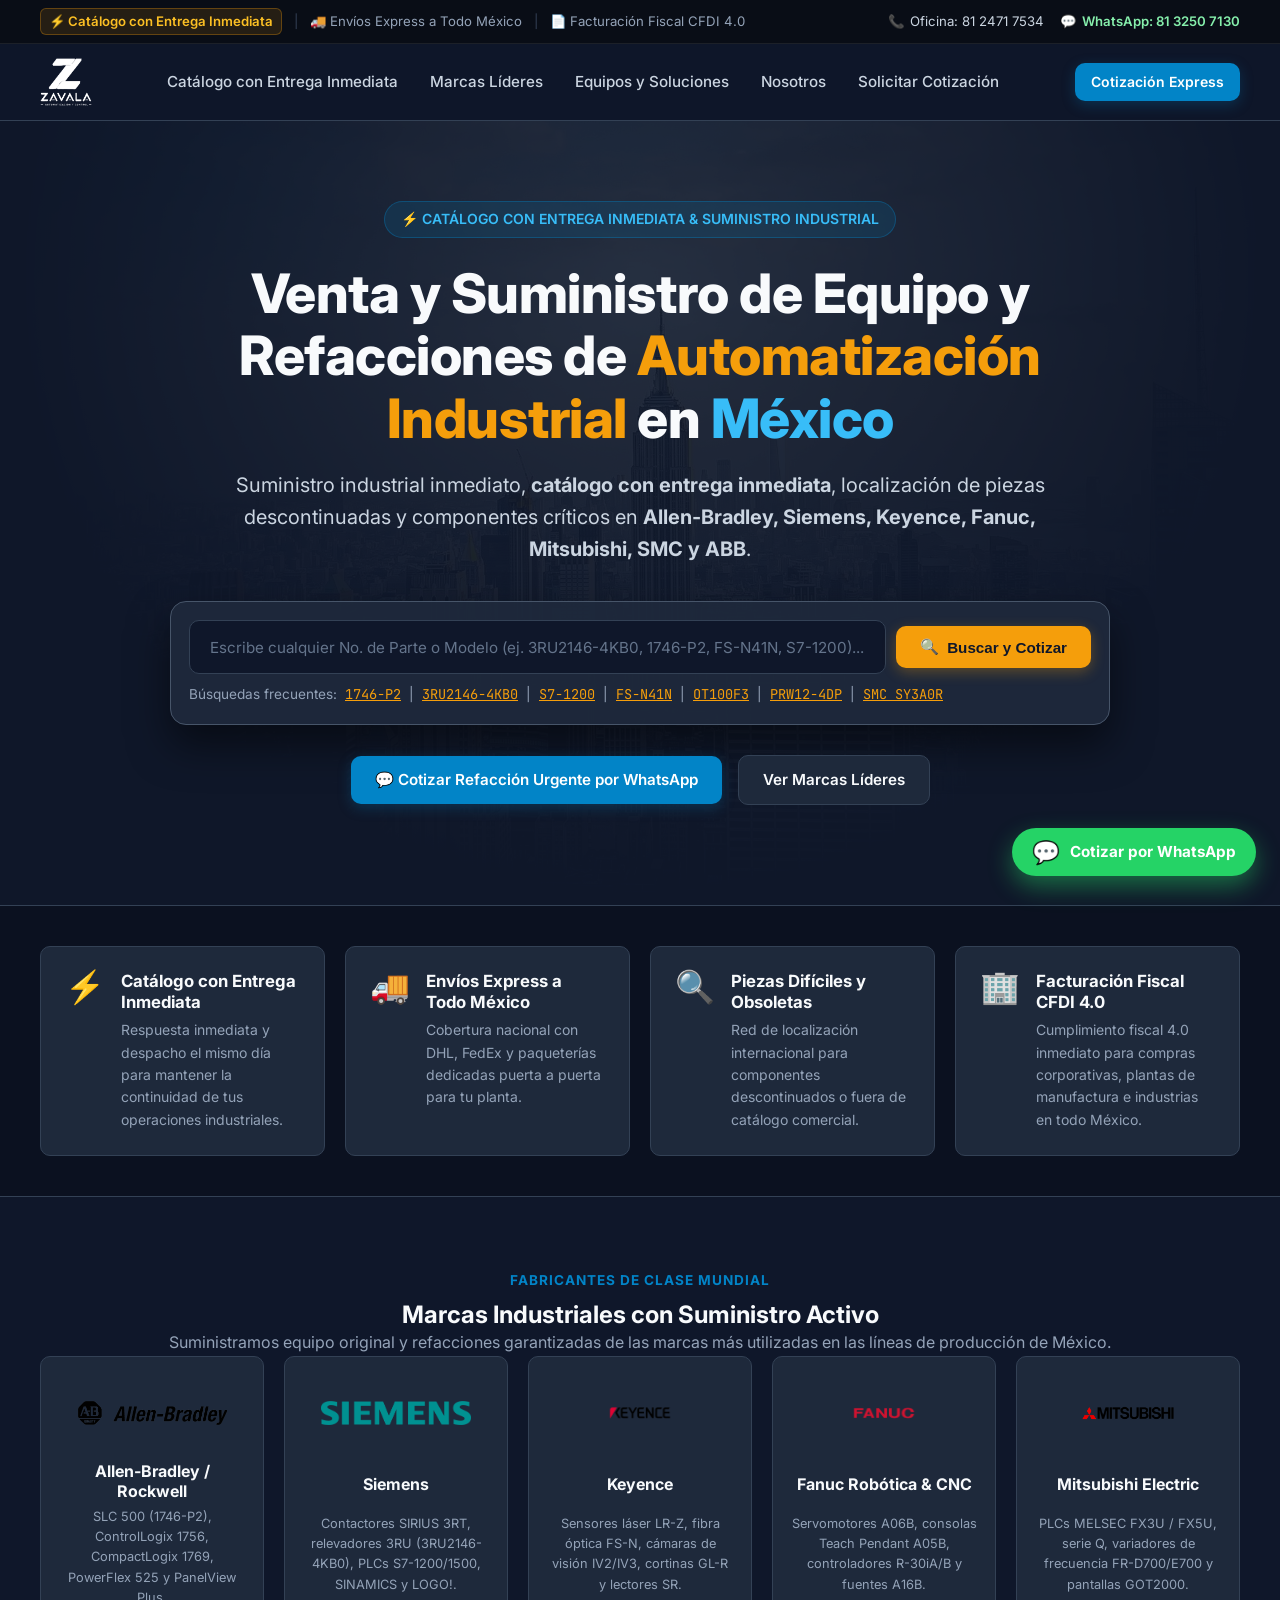
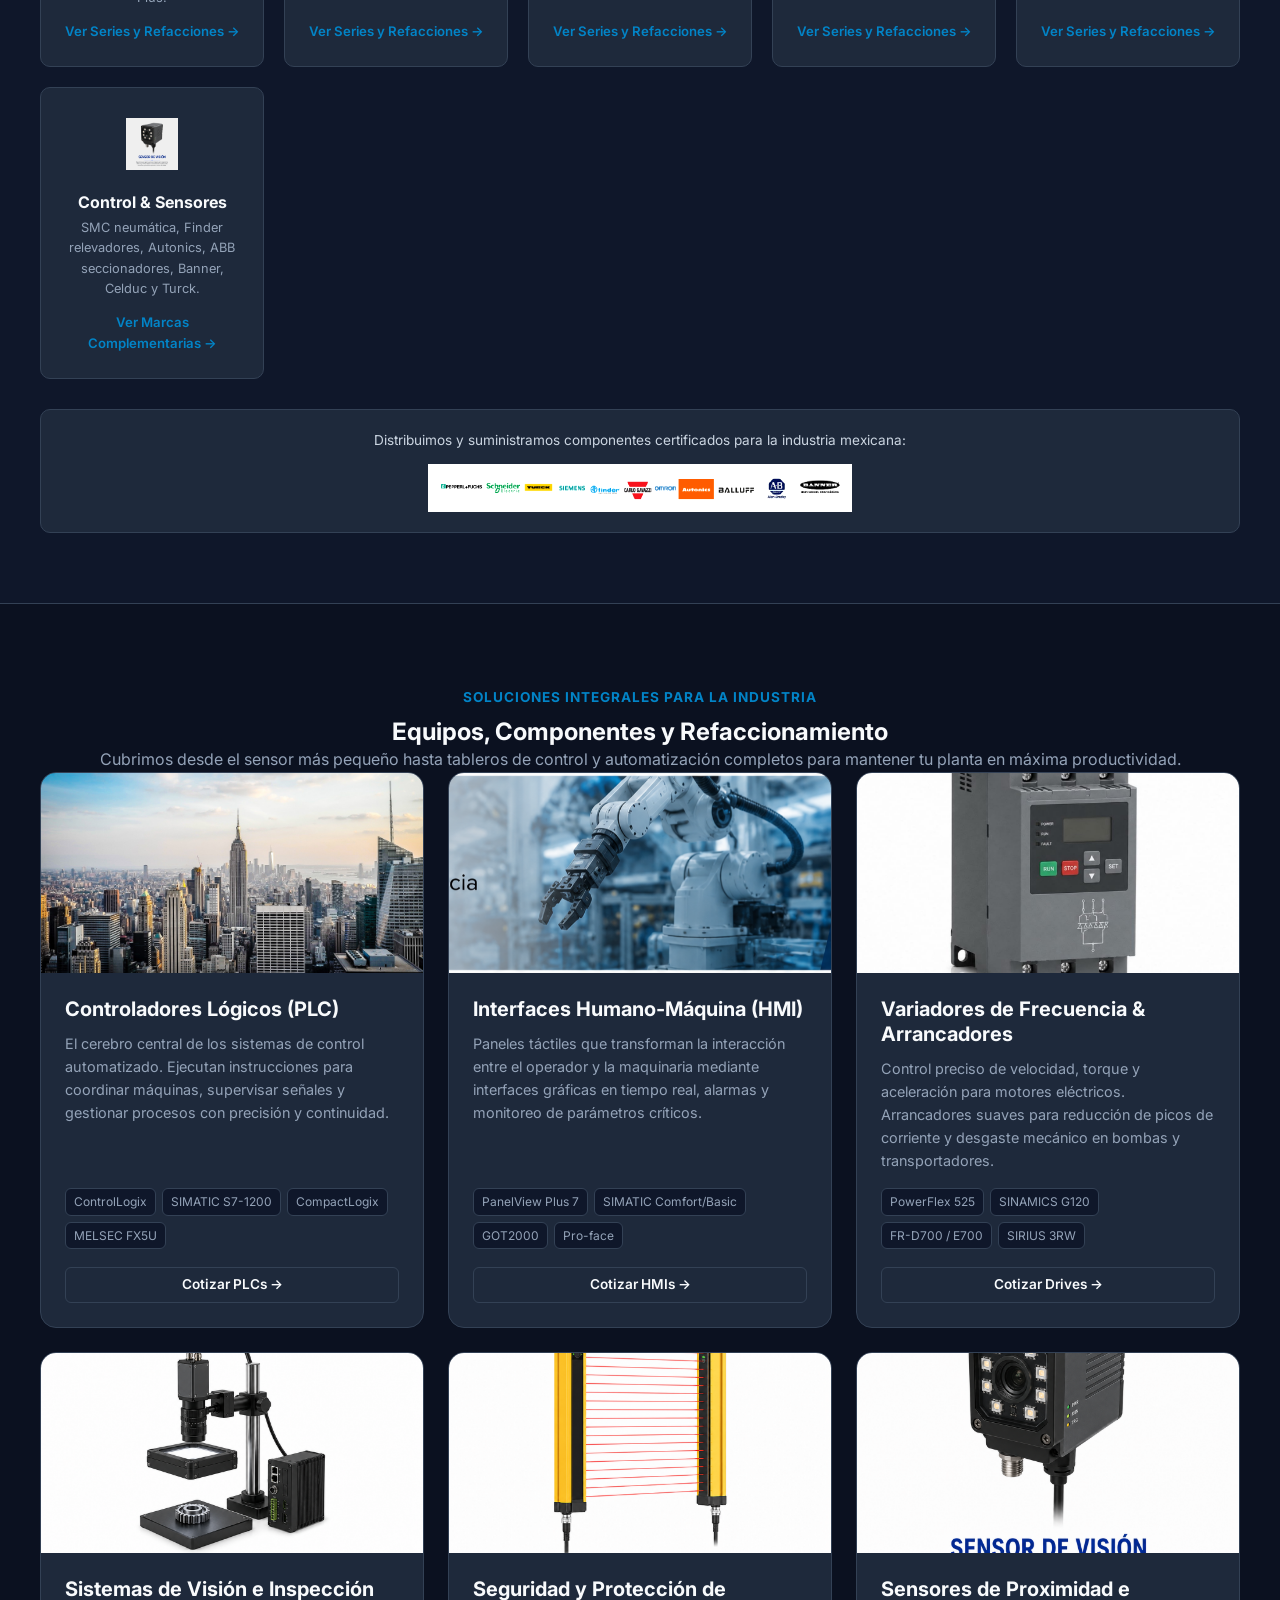
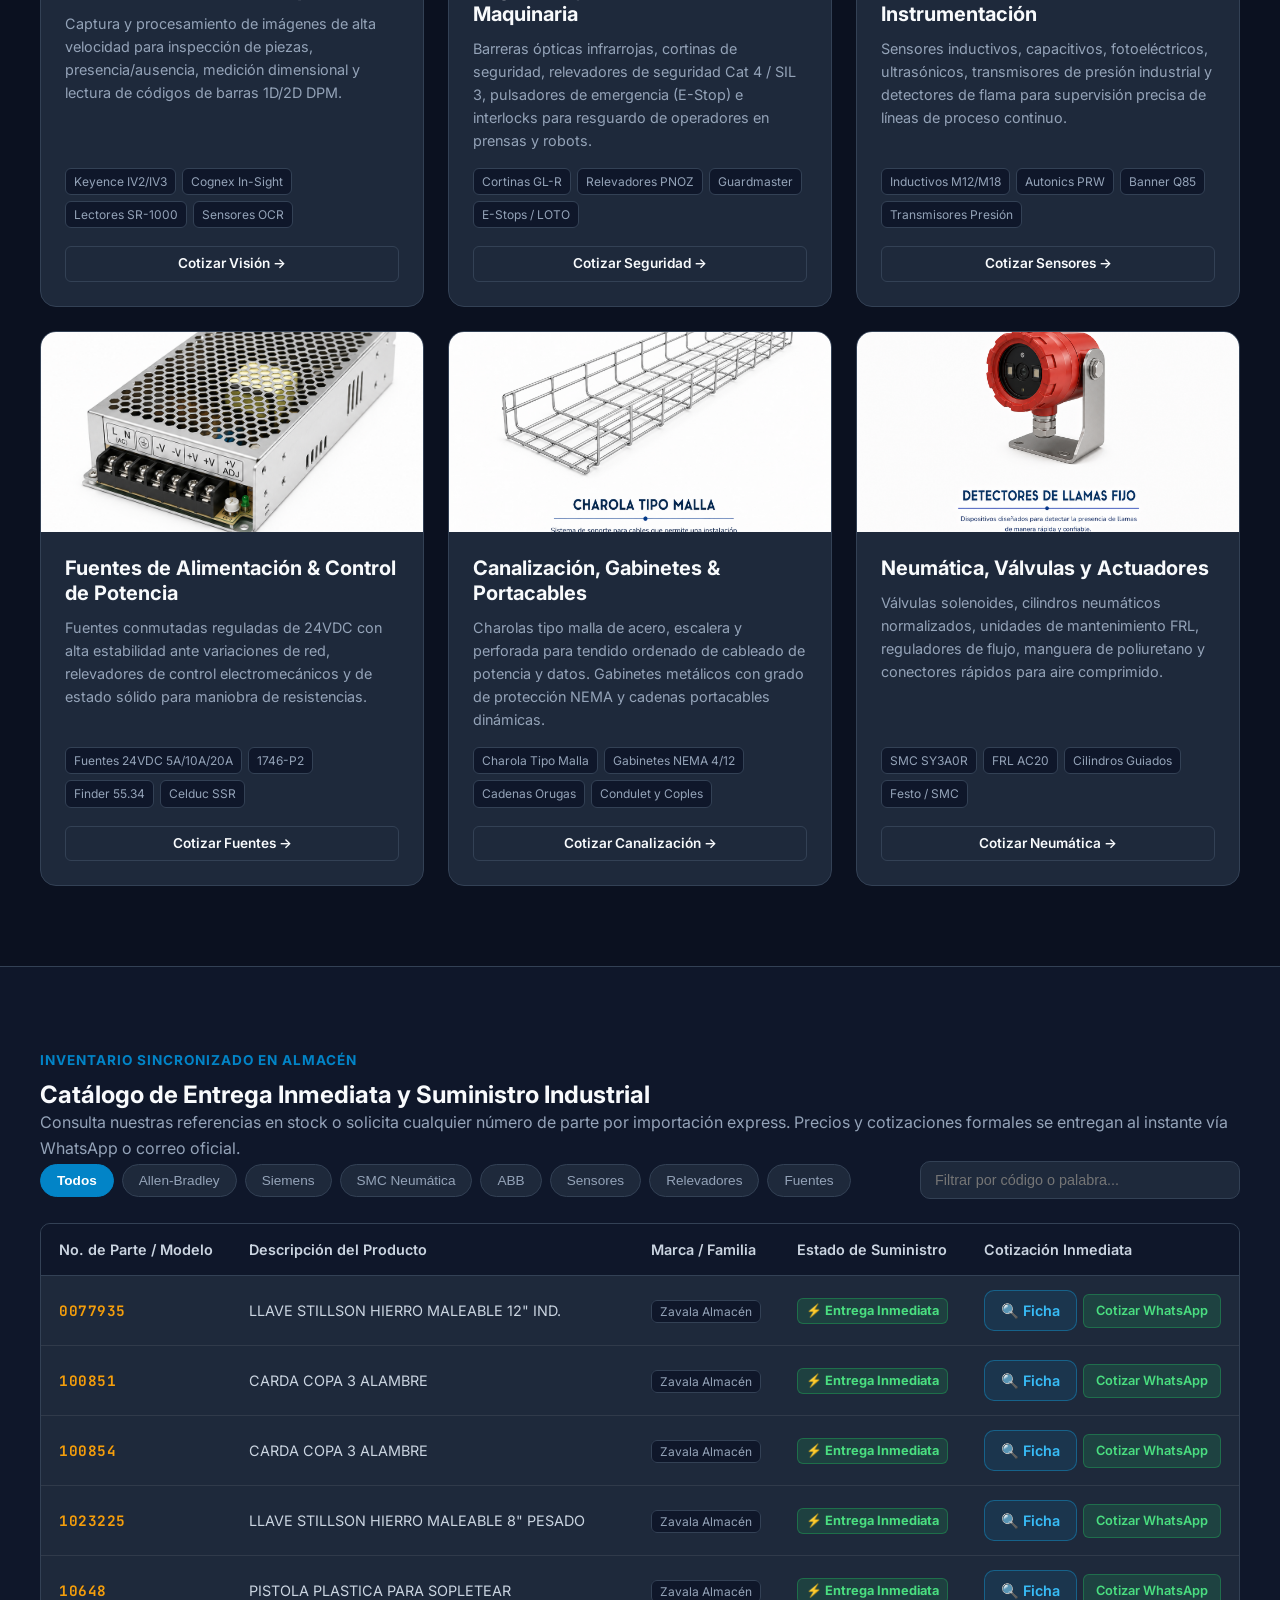
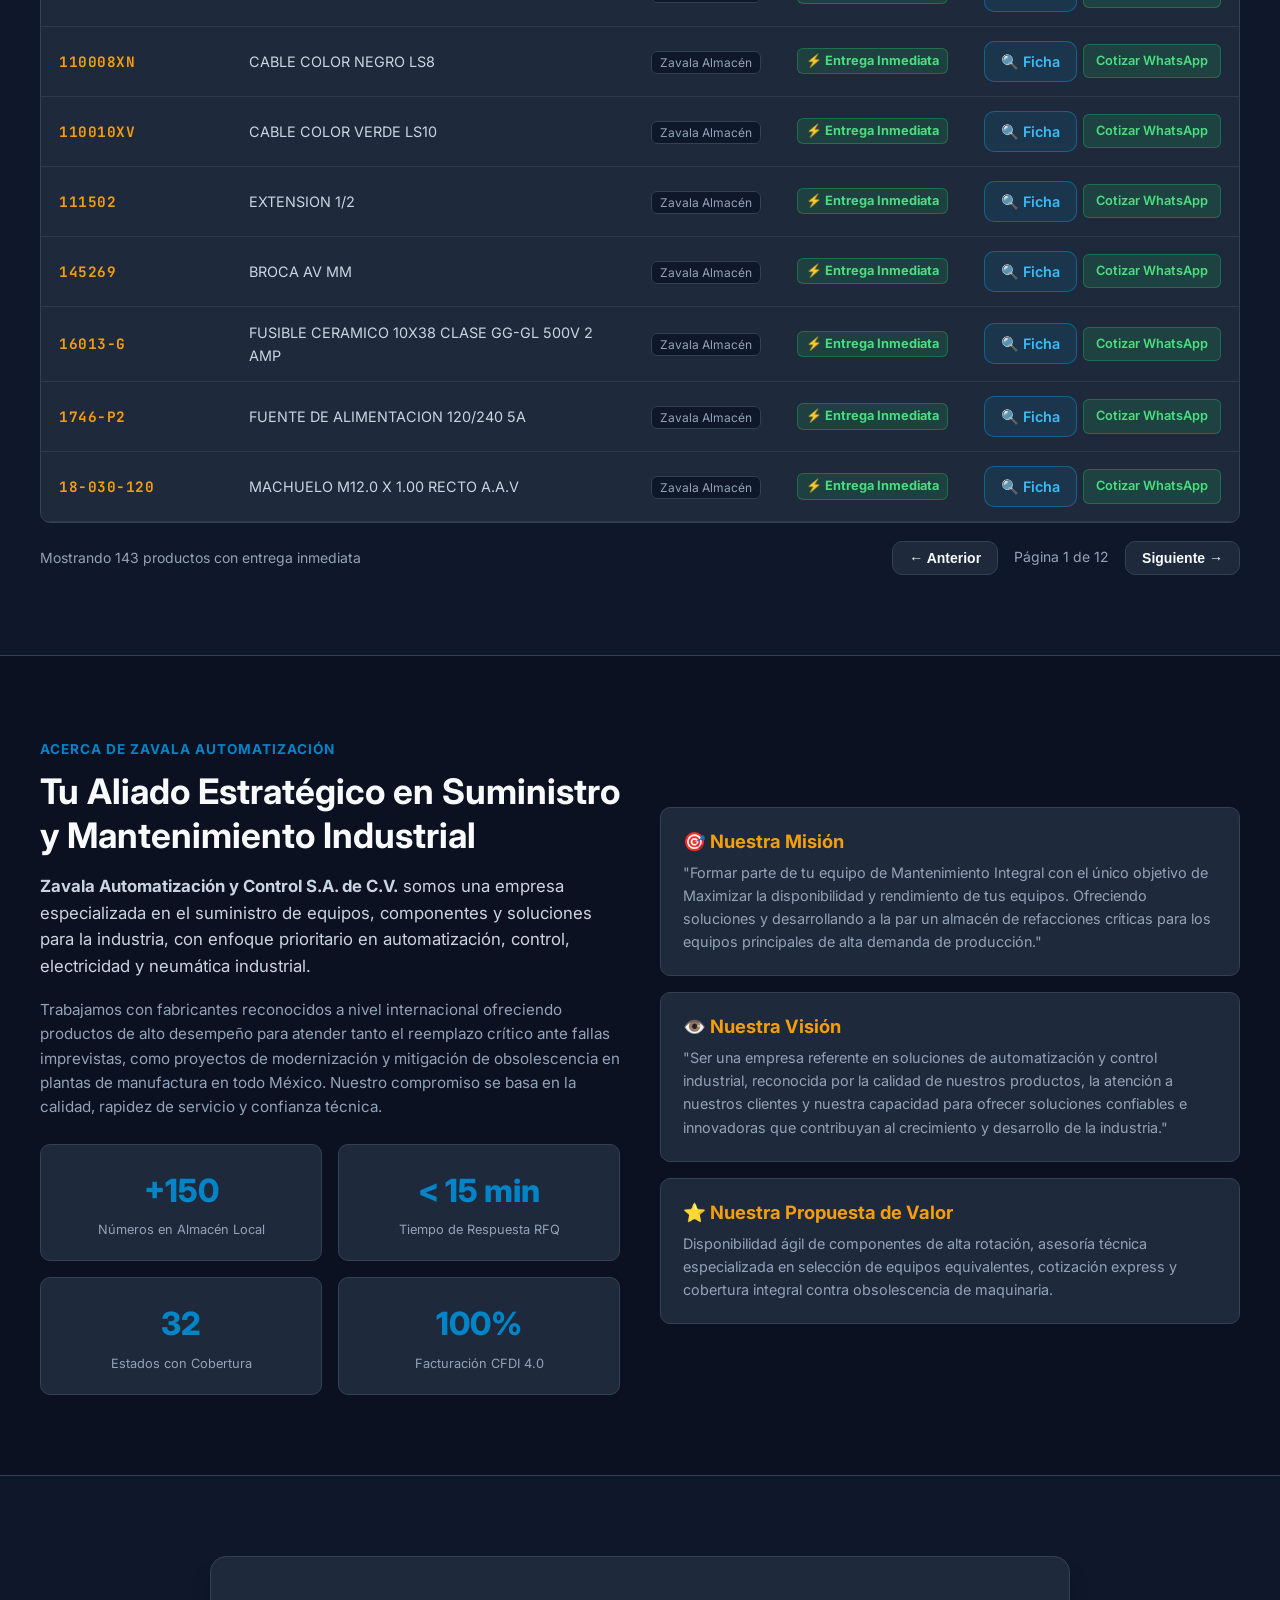
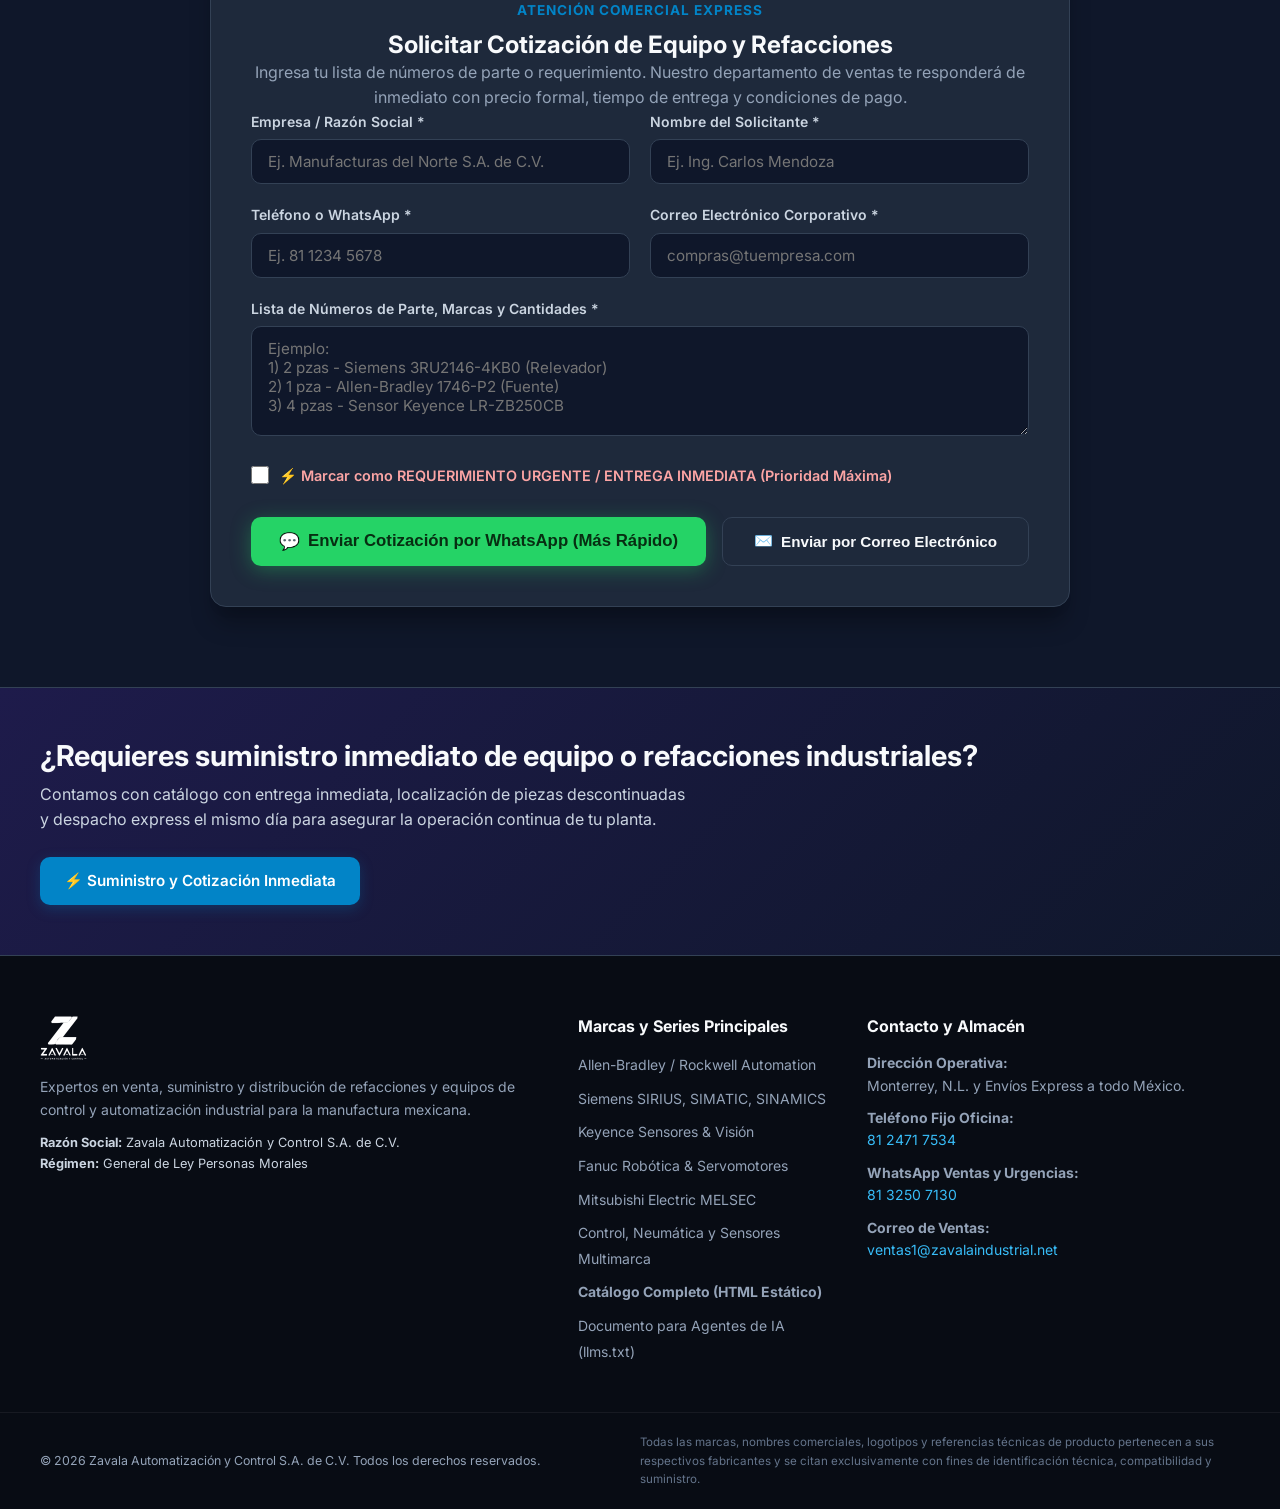
<file: index.html>
<!DOCTYPE html>
<html lang="es-MX">
<head>
  <meta charset="UTF-8">
  <meta name="viewport" content="width=device-width, initial-scale=1.0">
  <title>Zavala Automatización y Control | Suministro y Refacciones Industriales en México</title>
  <meta name="description" content="Suministro industrial y catálogo con entrega inmediata de refacciones de automatización en México. Allen-Bradley, Siemens, Keyence, Fanuc, Mitsubishi, SMC y ABB. Localización de piezas descontinuadas y facturación fiscal CFDI 4.0.">
  <meta name="keywords" content="automatizacion industrial monterrey, refacciones industriales mexico, catalogo entrega inmediata, suministro industrial inmediato, allen bradley mexico, siemens sirius simatic, 1746-P2, 3RU2146-4KB0, sensores keyence, refacciones fanuc, variadores mitsubishi, venta de plcs">
  <link rel="canonical" href="https://zavalaautomatizacionycontrol.com.mx/">
  <link rel="icon" type="image/png" href="assets/img/favicon.png">
  <meta property="og:type" content="website">
  <meta property="og:title" content="Zavala Automatización y Control | Suministro y Refacciones Industriales en México">
  <meta property="og:description" content="Suministro de equipo y refacciones para la industria en México. Catálogo con entrega inmediata, facturación fiscal CFDI 4.0 y envíos express a todo el país.">
  <meta property="og:url" content="https://zavalaautomatizacionycontrol.com.mx/">
  <meta property="og:image" content="https://zavalaautomatizacionycontrol.com.mx/assets/img/logo-zavala-horizontal.png">
  <link rel="preconnect" href="https://fonts.googleapis.com">
  <link rel="preconnect" href="https://fonts.gstatic.com" crossorigin>
  <link href="https://fonts.googleapis.com/css2?family=Inter:wght@400;500;600;700;800&family=JetBrains+Mono:wght@500;700&display=swap" rel="stylesheet">
  <link rel="stylesheet" href="assets/css/styles.css">
  <script type="application/ld+json">
  {"@context":"https://schema.org","@graph":[{"@type":"LocalBusiness","@id":"https://zavalaautomatizacionycontrol.com.mx/#organization","name":"Zavala Automatización y Control S.A. de C.V.","legalName":"Zavala Automatización y Control S.A. de C.V.","url":"https://zavalaautomatizacionycontrol.com.mx/","logo":"https://zavalaautomatizacionycontrol.com.mx/assets/img/logo-zavala-horizontal.png","image":"https://zavalaautomatizacionycontrol.com.mx/assets/img/hero-bg.jpg","telephone":"+528124717534","email":"ventas1@zavalaindustrial.net","priceRange":"$$","address":{"@type":"PostalAddress","addressLocality":"Monterrey","addressRegion":"Nuevo León","addressCountry":"MX"},"areaServed":[{"@type":"Country","name":"México"},{"@type":"State","name":"Nuevo León"},{"@type":"State","name":"Coahuila"},{"@type":"State","name":"Querétaro"},{"@type":"State","name":"Guanajuato"},{"@type":"State","name":"San Luis Potosí"}],"openingHoursSpecification":[{"@type":"OpeningHoursSpecification","dayOfWeek":["Monday","Tuesday","Wednesday","Thursday","Friday"],"opens":"08:00","closes":"18:30"},{"@type":"OpeningHoursSpecification","dayOfWeek":["Saturday"],"opens":"09:00","closes":"14:00"}]},{"@type":"WebSite","@id":"https://zavalaautomatizacionycontrol.com.mx/#website","url":"https://zavalaautomatizacionycontrol.com.mx/","name":"Zavala Automatización y Control","potentialAction":{"@type":"SearchAction","target":"https://zavalaautomatizacionycontrol.com.mx/?q={search_term_string}","query-input":"required name=search_term_string"}},{"@type":"FAQPage","mainEntity":[{"@type":"Question","name":"¿Cómo garantiza Zavala el suministro y entregas inmediatas en Monterrey y México?","acceptedAnswer":{"@type":"Answer","text":"Contamos con catálogo con entrega inmediata, protocolo de respuesta rápida en menos de 15 minutos vía WhatsApp (81 3250 7130) y despacho el mismo día para envíos a Nuevo León, Coahuila, Bajío y toda la República Mexicana."}},{"@type":"Question","name":"¿Suministran números de parte críticos como Siemens 3RU2146-4KB0 y Allen-Bradley 1746-P2?","acceptedAnswer":{"@type":"Answer","text":"Sí, disponemos de stock y red de suministro express para contactores y relevadores Siemens SIRIUS (3RT, 3RU, 3RU2146-4KB0), fuentes SLC 500 Allen-Bradley (1746-P2), módulos ControlLogix 1756, CompactLogix 1769 y sensores Keyence."}},{"@type":"Question","name":"¿Emiten facturación fiscal CFDI 4.0 a empresas industriales?","acceptedAnswer":{"@type":"Answer","text":"Sí, emitimos facturas fiscales CFDI 4.0 válidas para compras corporativas de plantas de manufactura y maquiladoras en todo México."}},{"@type":"Question","name":"¿Qué cobertura y tiempos de entrega tienen para envíos de refacciones en México?","acceptedAnswer":{"@type":"Answer","text":"Entregamos de forma local inmediata en el Área Metropolitana de Monterrey y Envíos a todo México y realizamos envíos express el mismo día a los 32 estados mediante DHL Express, FedEx y transporte dedicado."}},{"@type":"Question","name":"¿Pueden conseguir refacciones descontinuadas o difíciles de encontrar?","acceptedAnswer":{"@type":"Answer","text":"Sí, contamos con alianzas con centros de distribución y almacenes internacionales para localizar piezas descontinuadas, legacy y reemplazos directos para maquinaria industrial."}}]}]}
  </script>
</head>
<body>
  <!-- 1. Topbar Corporativa -->
  <div class="topbar">
    <div class="container topbar-content">
      <div class="topbar-left">
        <span class="badge-urgent">⚡ Catálogo con Entrega Inmediata</span>
        <span class="divider">|</span>
        <span>🚚 Envíos Express a Todo México</span>
        <span class="divider">|</span>
        <span>📄 Facturación Fiscal CFDI 4.0</span>
      </div>
      <div class="topbar-right">
        <a href="tel:8124717534" class="topbar-link"><span class="icon">📞</span> Oficina: 81 2471 7534</a>
        <a href="https://wa.me/5218132507130" target="_blank" class="topbar-link topbar-wa"><span class="icon">💬</span> WhatsApp: 81 3250 7130</a>
      </div>
    </div>
  </div>

  <!-- 2. Header / Navegación -->
  <header class="site-header">
    <div class="container header-container">
      <a href="./" class="brand-logo-link">
        <img src="assets/img/logo-zavala-horizontal.png" alt="Zavala Automatización y Control S.A. de C.V." class="brand-logo" width="220" height="48">
      </a>
      <nav class="main-nav">
        <a href="#catalogo" class="nav-link">Catálogo con Entrega Inmediata</a>
        <a href="#marcas" class="nav-link">Marcas Líderes</a>
        <a href="#equipos" class="nav-link">Equipos y Soluciones</a>
        <a href="#nosotros" class="nav-link">Nosotros</a>
        <a href="#contacto" class="nav-link">Solicitar Cotización</a>
      </nav>
      <div class="header-actions">
        <a href="https://wa.me/5218132507130?text=Hola%20Zavala%2C%20requiero%20cotizaci%C3%B3n%20urgente%20de%20un%20n%C3%BAmero%20de%20parte" target="_blank" class="btn btn-primary btn-sm">Cotización Express</a>
      </div>
    </div>
  </header>

  <main>
    <!-- 3. Hero Section con Buscador en Tiempo Real -->
    <section class="hero-section">
      <div class="hero-overlay"></div>
      <div class="container hero-content">
        <div class="hero-badge-pill"><span>⚡ CATÁLOGO CON ENTREGA INMEDIATA & SUMINISTRO INDUSTRIAL</span></div>
        <h1 class="hero-title">Venta y Suministro de Equipo y Refacciones de <span class="highlight-amber">Automatización Industrial</span> en <span class="highlight-cyan">México</span></h1>
        <p class="hero-subtitle">Suministro industrial inmediato, <strong>catálogo con entrega inmediata</strong>, localización de piezas descontinuadas y componentes críticos en <strong>Allen-Bradley, Siemens, Keyence, Fanuc, Mitsubishi, SMC y ABB</strong>.</p>
        <div class="hero-search-wrapper">
          <div class="hero-search-box">
            <input type="text" id="hero-search-input" class="search-input-field" placeholder="Escribe cualquier No. de Parte o Modelo (ej. 3RU2146-4KB0, 1746-P2, FS-N41N, S7-1200)..." autocomplete="off">
            <button type="button" id="btn-hero-search" class="btn btn-accent"><span>🔍</span> Buscar y Cotizar</button>
          </div>
          <div class="hero-search-helper">
            <span>Búsquedas frecuentes:</span>
            <span class="helper-example" data-val="1746-P2">1746-P2</span> | <span class="helper-example" data-val="3RU2146-4KB0">3RU2146-4KB0</span> | <span class="helper-example" data-val="S7-1200">S7-1200</span> | <span class="helper-example" data-val="FS-N41N">FS-N41N</span> | <span class="helper-example" data-val="OT100F3">OT100F3</span> | <span class="helper-example" data-val="PRW12-4DP">PRW12-4DP</span> | <span class="helper-example" data-val="SMC SY3A0R">SMC SY3A0R</span>
          </div>
          <!-- Tarjeta Dinámica de Cotización Inmediata -->
          <div id="custom-part-card" class="custom-part-card">
            <div class="custom-part-card-content">
              <div class="custom-part-text">
                <h4>¿Buscas el No. de Parte <span id="custom-part-query" class="part-number-code"></span>?</h4>
                <p>Lo suministramos de nuestro almacén local o mediante importación express en tiempo récord.</p>
              </div>
              <a href="https://wa.me/5218132507130" id="custom-part-wa-btn" target="_blank" class="btn btn-wa-large"><span>💬</span> Cotizar este No. de Parte por WhatsApp</a>
            </div>
          </div>
        </div>
        <div class="hero-cta-group">
          <a href="https://wa.me/5218132507130?text=Hola%20Zavala%2C%20requiero%20cotizar%20una%20refacci%C3%B3n%20urgente" target="_blank" class="btn btn-primary">💬 Cotizar Refacción Urgente por WhatsApp</a>
          <a href="#marcas" class="btn btn-secondary">Ver Marcas Líderes</a>
        </div>
      </div>
    </section>

    <!-- 4. Los 4 Diferenciadores B2B -->
    <section class="section-differentiators">
      <div class="container differentiators-grid">
        <div class="diff-card">
          <div class="diff-icon">⚡</div>
          <div class="diff-info"><h3>Catálogo con Entrega Inmediata</h3><p>Respuesta inmediata y despacho el mismo día para mantener la continuidad de tus operaciones industriales.</p></div>
        </div>
        <div class="diff-card">
          <div class="diff-icon">🚚</div>
          <div class="diff-info"><h3>Envíos Express a Todo México</h3><p>Cobertura nacional con DHL, FedEx y paqueterías dedicadas puerta a puerta para tu planta.</p></div>
        </div>
        <div class="diff-card">
          <div class="diff-icon">🔍</div>
          <div class="diff-info"><h3>Piezas Difíciles y Obsoletas</h3><p>Red de localización internacional para componentes descontinuados o fuera de catálogo comercial.</p></div>
        </div>
        <div class="diff-card">
          <div class="diff-icon">🏢</div>
          <div class="diff-info"><h3>Facturación Fiscal CFDI 4.0</h3><p>Cumplimiento fiscal 4.0 inmediato para compras corporativas, plantas de manufactura e industrias en todo México.</p></div>
        </div>
      </div>
    </section>

    <!-- 5. Marcas Líderes -->
    <section class="section-brands" id="marcas">
      <div class="container">
        <div class="section-header text-center">
          <span class="section-tag">Fabricantes de Clase Mundial</span>
          <h2>Marcas Industriales con Suministro Activo</h2>
          <p>Suministramos equipo original y refacciones garantizadas de las marcas más utilizadas en las líneas de producción de México.</p>
        </div>
        <div class="brands-grid">
          <a href="marcas/allen-bradley.html" class="brand-card-link">
            <div class="brand-card">
              <div class="brand-img-wrap"><img src="assets/img/marca-allen-bradley.png" alt="Allen-Bradley Rockwell Automation México" loading="lazy"></div>
              <h3>Allen-Bradley / Rockwell</h3>
              <p>SLC 500 (1746-P2), ControlLogix 1756, CompactLogix 1769, PowerFlex 525 y PanelView Plus.</p>
              <span class="brand-explore">Ver Series y Refacciones →</span>
            </div>
          </a>
          <a href="marcas/siemens.html" class="brand-card-link">
            <div class="brand-card">
              <div class="brand-img-wrap"><img src="assets/img/marca-siemens.png" alt="Siemens SIMATIC SIRIUS SINAMICS México" loading="lazy"></div>
              <h3>Siemens</h3>
              <p>Contactores SIRIUS 3RT, relevadores 3RU (3RU2146-4KB0), PLCs S7-1200/1500, SINAMICS y LOGO!.</p>
              <span class="brand-explore">Ver Series y Refacciones →</span>
            </div>
          </a>
          <a href="marcas/keyence.html" class="brand-card-link">
            <div class="brand-card">
              <div class="brand-img-wrap"><img src="assets/img/marca-keyence.png" alt="Sensores Keyence México" loading="lazy"></div>
              <h3>Keyence</h3>
              <p>Sensores láser LR-Z, fibra óptica FS-N, cámaras de visión IV2/IV3, cortinas GL-R y lectores SR.</p>
              <span class="brand-explore">Ver Series y Refacciones →</span>
            </div>
          </a>
          <a href="marcas/fanuc.html" class="brand-card-link">
            <div class="brand-card">
              <div class="brand-img-wrap"><img src="assets/img/marca-fanuc.png" alt="Refacciones Fanuc Robotica y CNC México" loading="lazy"></div>
              <h3>Fanuc Robótica & CNC</h3>
              <p>Servomotores A06B, consolas Teach Pendant A05B, controladores R-30iA/B y fuentes A16B.</p>
              <span class="brand-explore">Ver Series y Refacciones →</span>
            </div>
          </a>
          <a href="marcas/mitsubishi.html" class="brand-card-link">
            <div class="brand-card">
              <div class="brand-img-wrap"><img src="assets/img/marca-mitsubishi.png" alt="Mitsubishi Electric Automatizacion México" loading="lazy"></div>
              <h3>Mitsubishi Electric</h3>
              <p>PLCs MELSEC FX3U / FX5U, serie Q, variadores de frecuencia FR-D700/E700 y pantallas GOT2000.</p>
              <span class="brand-explore">Ver Series y Refacciones →</span>
            </div>
          </a>
          <a href="marcas/control-y-sensores.html" class="brand-card-link">
            <div class="brand-card">
              <div class="brand-img-wrap"><img src="assets/img/equipo-sensores-proximidad.png" alt="Sensores y Neumática Industrial Multimarca" loading="lazy"></div>
              <h3>Control & Sensores</h3>
              <p>SMC neumática, Finder relevadores, Autonics, ABB seccionadores, Banner, Celduc y Turck.</p>
              <span class="brand-explore">Ver Marcas Complementarias →</span>
            </div>
          </a>
        </div>
        <div class="brands-odoo-cintillo">
          <p>Distribuimos y suministramos componentes certificados para la industria mexicana:</p>
          <img src="assets/img/cintillo-marcas-odoo.png" alt="Marcas industriales representadas por Zavala" loading="lazy">
        </div>
      </div>
    </section>

    <!-- 6. Las 9 Categorías de Equipos -->
    <section class="section-categories" id="equipos">
      <div class="container">
        <div class="section-header text-center">
          <span class="section-tag">Soluciones Integrales para la Industria</span>
          <h2>Equipos, Componentes y Refaccionamiento</h2>
          <p>Cubrimos desde el sensor más pequeño hasta tableros de control y automatización completos para mantener tu planta en máxima productividad.</p>
        </div>
        <div class="categories-grid">
          <div class="category-card">
            <img src="assets/img/hero-bg.jpg" alt="Procesadores y Controladores Lógicos PLC" class="category-card-img" loading="lazy">
            <div class="category-card-body">
              <h3>Controladores Lógicos (PLC)</h3>
              <p>El cerebro central de los sistemas de control automatizado. Ejecutan instrucciones para coordinar máquinas, supervisar señales y gestionar procesos con precisión y continuidad.</p>
              <div class="category-tags"><span class="tech-tag">ControlLogix</span><span class="tech-tag">SIMATIC S7-1200</span><span class="tech-tag">CompactLogix</span><span class="tech-tag">MELSEC FX5U</span></div>
              <a href="https://wa.me/5218132507130?text=Hola%20Zavala%2C%20requiero%20cotizaci%C3%B3n%20de%20PLCs%20y%20M%C3%B3dulos" target="_blank" class="btn btn-outline-sm">Cotizar PLCs →</a>
            </div>
          </div>
          <div class="category-card">
            <img src="assets/img/banner-secundario.png" alt="Interfaces Humano Máquina HMI" class="category-card-img" loading="lazy">
            <div class="category-card-body">
              <h3>Interfaces Humano-Máquina (HMI)</h3>
              <p>Paneles táctiles que transforman la interacción entre el operador y la maquinaria mediante interfaces gráficas en tiempo real, alarmas y monitoreo de parámetros críticos.</p>
              <div class="category-tags"><span class="tech-tag">PanelView Plus 7</span><span class="tech-tag">SIMATIC Comfort/Basic</span><span class="tech-tag">GOT2000</span><span class="tech-tag">Pro-face</span></div>
              <a href="https://wa.me/5218132507130?text=Hola%20Zavala%2C%20requiero%20cotizaci%C3%B3n%20de%20pantallas%20HMI" target="_blank" class="btn btn-outline-sm">Cotizar HMIs →</a>
            </div>
          </div>
          <div class="category-card">
            <img src="assets/img/equipo-arrancador-suave.jpeg" alt="Variadores de Frecuencia y Arrancadores Suaves" class="category-card-img" loading="lazy">
            <div class="category-card-body">
              <h3>Variadores de Frecuencia & Arrancadores</h3>
              <p>Control preciso de velocidad, torque y aceleración para motores eléctricos. Arrancadores suaves para reducción de picos de corriente y desgaste mecánico en bombas y transportadores.</p>
              <div class="category-tags"><span class="tech-tag">PowerFlex 525</span><span class="tech-tag">SINAMICS G120</span><span class="tech-tag">FR-D700 / E700</span><span class="tech-tag">SIRIUS 3RW</span></div>
              <a href="https://wa.me/5218132507130?text=Hola%20Zavala%2C%20requiero%20cotizar%20un%20variador%20o%20arrancador%20suave" target="_blank" class="btn btn-outline-sm">Cotizar Drives →</a>
            </div>
          </div>
          <div class="category-card">
            <img src="assets/img/equipo-sistemas-vision.png" alt="Sistemas de Visión Artificial y Lectores" class="category-card-img" loading="lazy">
            <div class="category-card-body">
              <h3>Sistemas de Visión e Inspección</h3>
              <p>Captura y procesamiento de imágenes de alta velocidad para inspección de piezas, presencia/ausencia, medición dimensional y lectura de códigos de barras 1D/2D DPM.</p>
              <div class="category-tags"><span class="tech-tag">Keyence IV2/IV3</span><span class="tech-tag">Cognex In-Sight</span><span class="tech-tag">Lectores SR-1000</span><span class="tech-tag">Sensores OCR</span></div>
              <a href="https://wa.me/5218132507130?text=Hola%20Zavala%2C%20necesito%20cotizar%20c%C3%A1maras%20o%20sistemas%20de%20visi%C3%B3n" target="_blank" class="btn btn-outline-sm">Cotizar Visión →</a>
            </div>
          </div>
          <div class="category-card">
            <img src="assets/img/equipo-cortinas-seguridad.png" alt="Seguridad Industrial y Cortinas Ópticas" class="category-card-img" loading="lazy">
            <div class="category-card-body">
              <h3>Seguridad y Protección de Maquinaria</h3>
              <p>Barreras ópticas infrarrojas, cortinas de seguridad, relevadores de seguridad Cat 4 / SIL 3, pulsadores de emergencia (E-Stop) e interlocks para resguardo de operadores en prensas y robots.</p>
              <div class="category-tags"><span class="tech-tag">Cortinas GL-R</span><span class="tech-tag">Relevadores PNOZ</span><span class="tech-tag">Guardmaster</span><span class="tech-tag">E-Stops / LOTO</span></div>
              <a href="https://wa.me/5218132507130?text=Hola%20Zavala%2C%20requiero%20cotizar%20cortinas%20o%20relevadores%20de%20seguridad" target="_blank" class="btn btn-outline-sm">Cotizar Seguridad →</a>
            </div>
          </div>
          <div class="category-card">
            <img src="assets/img/equipo-sensores-proximidad.png" alt="Sensores de Proximidad e Instrumentación" class="category-card-img" loading="lazy">
            <div class="category-card-body">
              <h3>Sensores de Proximidad e Instrumentación</h3>
              <p>Sensores inductivos, capacitivos, fotoeléctricos, ultrasónicos, transmisores de presión industrial y detectores de flama para supervisión precisa de líneas de proceso continuo.</p>
              <div class="category-tags"><span class="tech-tag">Inductivos M12/M18</span><span class="tech-tag">Autonics PRW</span><span class="tech-tag">Banner Q85</span><span class="tech-tag">Transmisores Presión</span></div>
              <a href="https://wa.me/5218132507130?text=Hola%20Zavala%2C%20requiero%20sensores%20o%20transmisores%20industriales" target="_blank" class="btn btn-outline-sm">Cotizar Sensores →</a>
            </div>
          </div>
          <div class="category-card">
            <img src="assets/img/equipo-fuentes-alimentacion.png" alt="Fuentes de Alimentación y Distribución" class="category-card-img" loading="lazy">
            <div class="category-card-body">
              <h3>Fuentes de Alimentación & Control de Potencia</h3>
              <p>Fuentes conmutadas reguladas de 24VDC con alta estabilidad ante variaciones de red, relevadores de control electromecánicos y de estado sólido para maniobra de resistencias.</p>
              <div class="category-tags"><span class="tech-tag">Fuentes 24VDC 5A/10A/20A</span><span class="tech-tag">1746-P2</span><span class="tech-tag">Finder 55.34</span><span class="tech-tag">Celduc SSR</span></div>
              <a href="https://wa.me/5218132507130?text=Hola%20Zavala%2C%20requiero%20fuentes%20de%20poder%20o%20relevadores" target="_blank" class="btn btn-outline-sm">Cotizar Fuentes →</a>
            </div>
          </div>
          <div class="category-card">
            <img src="assets/img/equipo-charolas-portacables.png" alt="Canalización, Portacables y Gabinetes" class="category-card-img" loading="lazy">
            <div class="category-card-body">
              <h3>Canalización, Gabinetes & Portacables</h3>
              <p>Charolas tipo malla de acero, escalera y perforada para tendido ordenado de cableado de potencia y datos. Gabinetes metálicos con grado de protección NEMA y cadenas portacables dinámicas.</p>
              <div class="category-tags"><span class="tech-tag">Charola Tipo Malla</span><span class="tech-tag">Gabinetes NEMA 4/12</span><span class="tech-tag">Cadenas Orugas</span><span class="tech-tag">Condulet y Coples</span></div>
              <a href="https://wa.me/5218132507130?text=Hola%20Zavala%2C%20requiero%20charolas%20o%20gabinetes%20industriales" target="_blank" class="btn btn-outline-sm">Cotizar Canalización →</a>
            </div>
          </div>
          <div class="category-card">
            <img src="assets/img/equipo-detectores-flama.png" alt="Neumática e Instrumentación Industrial" class="category-card-img" loading="lazy">
            <div class="category-card-body">
              <h3>Neumática, Válvulas y Actuadores</h3>
              <p>Válvulas solenoides, cilindros neumáticos normalizados, unidades de mantenimiento FRL, reguladores de flujo, manguera de poliuretano y conectores rápidos para aire comprimido.</p>
              <div class="category-tags"><span class="tech-tag">SMC SY3A0R</span><span class="tech-tag">FRL AC20</span><span class="tech-tag">Cilindros Guiados</span><span class="tech-tag">Festo / SMC</span></div>
              <a href="https://wa.me/5218132507130?text=Hola%20Zavala%2C%20requiero%20equipo%20neum%C3%A1tico%20o%20v%C3%A1lvulas" target="_blank" class="btn btn-outline-sm">Cotizar Neumática →</a>
            </div>
          </div>
        </div>
      </div>
    </section>

    <!-- 7. Catálogo en Vivo Sincronizado (149 Productos) -->
    <section class="section-live-catalog" id="catalogo">
      <div class="container">
        <div class="section-header">
          <span class="section-tag">Inventario Sincronizado en Almacén</span>
          <h2>Catálogo de Entrega Inmediata y Suministro Industrial</h2>
          <p>Consulta nuestras referencias en stock o solicita cualquier número de parte por importación express. Precios y cotizaciones formales se entregan al instante vía WhatsApp o correo oficial.</p>
        </div>
        <div class="catalog-controls">
          <div class="category-filters">
            <button type="button" class="filter-btn active" data-category="todos">Todos</button>
            <button type="button" class="filter-btn" data-category="Allen-Bradley">Allen-Bradley</button>
            <button type="button" class="filter-btn" data-category="Siemens">Siemens</button>
            <button type="button" class="filter-btn" data-category="SMC">SMC Neumática</button>
            <button type="button" class="filter-btn" data-category="ABB">ABB</button>
            <button type="button" class="filter-btn" data-category="Sensores e Instrumentación">Sensores</button>
            <button type="button" class="filter-btn" data-category="Relevación y Seguridad">Relevadores</button>
            <button type="button" class="filter-btn" data-category="Fuentes de Alimentación">Fuentes</button>
          </div>
          <div class="catalog-search-box">
            <input type="text" id="catalog-search-input" class="catalog-search-input" placeholder="Filtrar por código o palabra...">
          </div>
        </div>
        <div class="table-responsive">
          <table class="table-industrial">
            <thead>
              <tr>
                <th>No. de Parte / Modelo</th>
                <th>Descripción del Producto</th>
                <th>Marca / Familia</th>
                <th>Estado de Suministro</th>
                <th>Cotización Inmediata</th>
              </tr>
            </thead>
            <tbody id="catalog-tbody">
              <tr><td colspan="5" class="text-center py-4">Cargando inventario sincronizado de Odoo...</td></tr>
            </tbody>
          </table>
        </div>
        <div class="catalog-pagination">
          <div id="catalog-count">Cargando datos...</div>
          <div class="pagination-controls">
            <button type="button" id="btn-prev-page" class="btn btn-secondary btn-sm" disabled>← Anterior</button>
            <span id="page-info" style="line-height: 32px; padding: 0 8px;">Página 1</span>
            <button type="button" id="btn-next-page" class="btn btn-secondary btn-sm">Siguiente →</button>
          </div>
        </div>
      </div>
    </section>

    <!-- 8. Quiénes Somos, Misión y Visión -->
    <section class="section-about" id="nosotros">
      <div class="container about-grid">
        <div class="about-text">
          <span class="section-tag">Acerca de Zavala Automatización</span>
          <h2>Tu Aliado Estratégico en Suministro y Mantenimiento Industrial</h2>
          <p class="about-lead"><strong>Zavala Automatización y Control S.A. de C.V.</strong> somos una empresa especializada en el suministro de equipos, componentes y soluciones para la industria, con enfoque prioritario en automatización, control, electricidad y neumática industrial.</p>
          <p class="about-desc">Trabajamos con fabricantes reconocidos a nivel internacional ofreciendo productos de alto desempeño para atender tanto el reemplazo crítico ante fallas imprevistas, como proyectos de modernización y mitigación de obsolescencia en plantas de manufactura en todo México. Nuestro compromiso se basa en la calidad, rapidez de servicio y confianza técnica.</p>
          <div class="about-stats">
            <div class="stat-box"><div class="stat-num">+150</div><div class="stat-label">Números en Almacén Local</div></div>
            <div class="stat-box"><div class="stat-num">&lt; 15 min</div><div class="stat-label">Tiempo de Respuesta RFQ</div></div>
            <div class="stat-box"><div class="stat-num">32</div><div class="stat-label">Estados con Cobertura</div></div>
            <div class="stat-box"><div class="stat-num">100%</div><div class="stat-label">Facturación CFDI 4.0</div></div>
          </div>
        </div>
        <div class="mv-cards-grid">
          <div class="mv-card">
            <h3>🎯 Nuestra Misión</h3>
            <p>"Formar parte de tu equipo de Mantenimiento Integral con el único objetivo de Maximizar la disponibilidad y rendimiento de tus equipos. Ofreciendo soluciones y desarrollando a la par un almacén de refacciones críticas para los equipos principales de alta demanda de producción."</p>
          </div>
          <div class="mv-card">
            <h3>👁️ Nuestra Visión</h3>
            <p>"Ser una empresa referente en soluciones de automatización y control industrial, reconocida por la calidad de nuestros productos, la atención a nuestros clientes y nuestra capacidad para ofrecer soluciones confiables e innovadoras que contribuyan al crecimiento y desarrollo de la industria."</p>
          </div>
          <div class="mv-card">
            <h3>⭐ Nuestra Propuesta de Valor</h3>
            <p>Disponibilidad ágil de componentes de alta rotación, asesoría técnica especializada en selección de equipos equivalentes, cotización express y cobertura integral contra obsolescencia de maquinaria.</p>
          </div>
        </div>
      </div>
    </section>

    <!-- 9. Formulario RFQ -->
    <section class="section-rfq" id="contacto">
      <div class="container">
        <div class="rfq-wrapper">
          <div class="section-header text-center">
            <span class="section-tag">Atención Comercial Express</span>
            <h2>Solicitar Cotización de Equipo y Refacciones</h2>
            <p>Ingresa tu lista de números de parte o requerimiento. Nuestro departamento de ventas te responderá de inmediato con precio formal, tiempo de entrega y condiciones de pago.</p>
          </div>
          <form id="rfq-form" class="rfq-form">
            <div class="form-group">
              <label for="rfq-empresa" class="form-label">Empresa / Razón Social *</label>
              <input type="text" id="rfq-empresa" class="form-control" placeholder="Ej. Manufacturas del Norte S.A. de C.V." required>
            </div>
            <div class="form-group">
              <label for="rfq-contacto" class="form-label">Nombre del Solicitante *</label>
              <input type="text" id="rfq-contacto" class="form-control" placeholder="Ej. Ing. Carlos Mendoza" required>
            </div>
            <div class="form-group">
              <label for="rfq-telefono" class="form-label">Teléfono o WhatsApp *</label>
              <input type="tel" id="rfq-telefono" class="form-control" placeholder="Ej. 81 1234 5678" required>
            </div>
            <div class="form-group">
              <label for="rfq-email" class="form-label">Correo Electrónico Corporativo *</label>
              <input type="email" id="rfq-email" class="form-control" placeholder="compras@tuempresa.com" required>
            </div>
            <div class="form-group-full">
              <label for="rfq-partes" class="form-label">Lista de Números de Parte, Marcas y Cantidades *</label>
              <textarea id="rfq-partes" class="form-control" placeholder="Ejemplo:&#10;1) 2 pzas - Siemens 3RU2146-4KB0 (Relevador)&#10;2) 1 pza - Allen-Bradley 1746-P2 (Fuente)&#10;3) 4 pzas - Sensor Keyence LR-ZB250CB" required></textarea>
            </div>
            <div class="form-group-full form-check">
              <input type="checkbox" id="rfq-urgente">
              <label for="rfq-urgente">⚡ Marcar como REQUERIMIENTO URGENTE / ENTREGA INMEDIATA (Prioridad Máxima)</label>
            </div>
            <div class="rfq-actions">
              <button type="button" id="btn-rfq-wa" class="btn btn-wa-large" style="flex: 1;"><span>💬</span> Enviar Cotización por WhatsApp (Más Rápido)</button>
              <button type="button" id="btn-rfq-email" class="btn btn-secondary" style="flex: 1;"><span>✉️</span> Enviar por Correo Electrónico</button>
            </div>
          </form>
        </div>
      </div>
    </section>

    <!-- 10. Banner de Urgencia -->
    <section class="section-urgent-banner">
      <div class="container urgent-banner-box">
        <div class="urgent-text">
          <h2>¿Requieres suministro inmediato de equipo o refacciones industriales?</h2>
          <p>Contamos con catálogo con entrega inmediata, localización de piezas descontinuadas y despacho express el mismo día para asegurar la operación continua de tu planta.</p>
        </div>
        <div class="urgent-actions">
          <a href="https://wa.me/5218132507130?text=Hola%20Zavala%2C%20requiero%20cotizar%20una%20refacci%C3%B3n%20urgente" target="_blank" class="btn btn-primary">⚡ Suministro y Cotización Inmediata</a>
        </div>
      </div>
    </section>
  </main>

  <!-- 11. Footer -->
  <footer class="site-footer">
    <div class="container footer-grid">
      <div class="footer-col footer-about">
        <img src="assets/img/logo-zavala-horizontal.png" alt="Zavala Automatización y Control" class="footer-logo" width="220">
        <p>Expertos en venta, suministro y distribución de refacciones y equipos de control y automatización industrial para la manufactura mexicana.</p>
        <p class="company-legal"><strong>Razón Social:</strong> Zavala Automatización y Control S.A. de C.V.<br><strong>Régimen:</strong> General de Ley Personas Morales</p>
      </div>
      <div class="footer-col">
        <h4>Marcas y Series Principales</h4>
        <ul class="footer-links">
          <li><a href="marcas/allen-bradley.html">Allen-Bradley / Rockwell Automation</a></li>
          <li><a href="marcas/siemens.html">Siemens SIRIUS, SIMATIC, SINAMICS</a></li>
          <li><a href="marcas/keyence.html">Keyence Sensores & Visión</a></li>
          <li><a href="marcas/fanuc.html">Fanuc Robótica & Servomotores</a></li>
          <li><a href="marcas/mitsubishi.html">Mitsubishi Electric MELSEC</a></li>
          <li><a href="marcas/control-y-sensores.html">Control, Neumática y Sensores Multimarca</a></li>
          <li><a href="catalogo-completo.html"><strong>Catálogo Completo (HTML Estático)</strong></a></li>
          <li><a href="llms.txt">Documento para Agentes de IA (llms.txt)</a></li>
        </ul>
      </div>
      <div class="footer-col">
        <h4>Contacto y Almacén</h4>
        <p class="footer-contact-item"><strong>Dirección Operativa:</strong><br>Monterrey, N.L. y Envíos Express a todo México.</p>
        <p class="footer-contact-item"><strong>Teléfono Fijo Oficina:</strong><br><a href="tel:8124717534">81 2471 7534</a></p>
        <p class="footer-contact-item"><strong>WhatsApp Ventas y Urgencias:</strong><br><a href="https://wa.me/5218132507130" target="_blank">81 3250 7130</a></p>
        <p class="footer-contact-item"><strong>Correo de Ventas:</strong><br><a href="mailto:ventas1@zavalaindustrial.net">ventas1@zavalaindustrial.net</a></p>
      </div>
    </div>
    <div class="footer-bottom">
      <div class="container footer-bottom-content">
        <p>© 2026 Zavala Automatización y Control S.A. de C.V. Todos los derechos reservados.</p>
        <p class="footer-disclaimer">Todas las marcas, nombres comerciales, logotipos y referencias técnicas de producto pertenecen a sus respectivos fabricantes y se citan exclusivamente con fines de identificación técnica, compatibilidad y suministro.</p>
      </div>
    </div>
  </footer>

  <!-- 12. Botón Flotante Permanente de WhatsApp -->
  <a href="https://wa.me/5218132507130?text=Hola%20Zavala%2C%20requiero%20cotizaci%C3%B3n%20urgente%20de%20equipo%20industrial" class="wa-floating-btn" target="_blank" aria-label="Contactar a Ventas por WhatsApp">
    <span class="wa-icon">💬</span>
    <span class="wa-text">Cotizar por WhatsApp</span>
  </a>

  <script src="assets/js/app.js"></script>
</body>
</html>
</file>
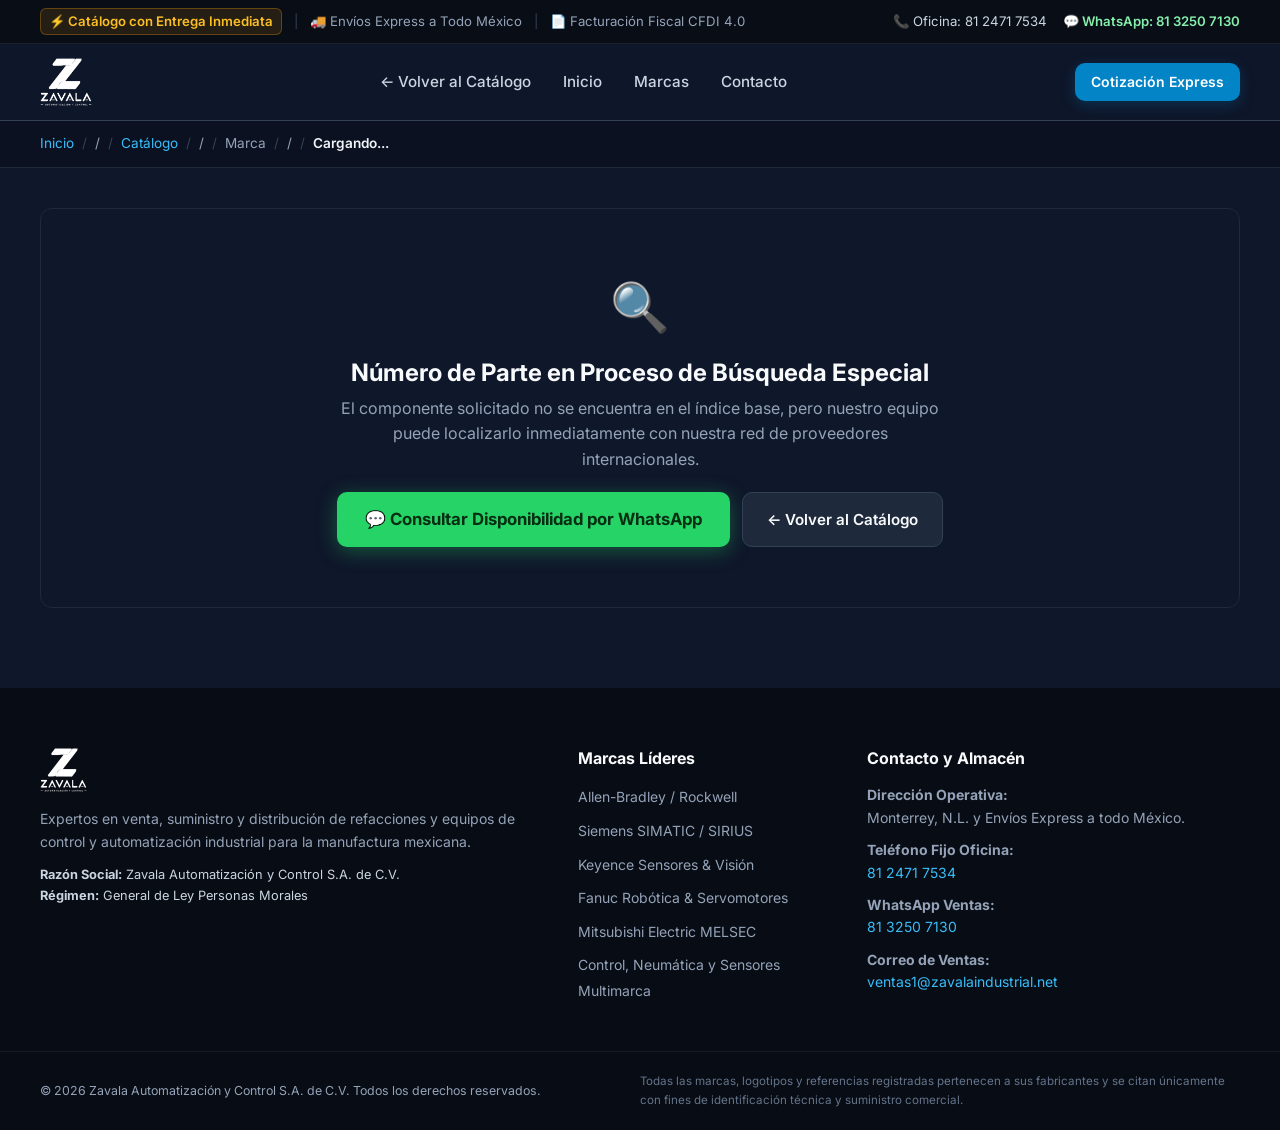
<file: producto.html>
<!DOCTYPE html>
<html lang="es-MX">
<head>
  <meta charset="UTF-8">
  <meta name="viewport" content="width=device-width, initial-scale=1.0">
  <title id="page-title">Ficha Técnica y Suministro Industrial | Zavala Automatización</title>
  <meta name="description" id="meta-desc" content="Especificaciones técnicas, disponibilidad y cotización express de refacciones y equipo de automatización industrial en México.">
  <link rel="canonical" href="https://zavalaautomatizacionycontrol.com.mx/producto.html">
  <link rel="icon" type="image/png" href="assets/img/favicon.png">
  <link rel="preconnect" href="https://fonts.googleapis.com">
  <link rel="preconnect" href="https://fonts.gstatic.com" crossorigin>
  <link href="https://fonts.googleapis.com/css2?family=Inter:wght@400;500;600;700;800&family=JetBrains+Mono:wght@500;700&display=swap" rel="stylesheet">
  <link rel="stylesheet" href="assets/css/styles.css">
</head>
<body class="page-product">
  <!-- Topbar -->
  <div class="topbar">
    <div class="container topbar-content">
      <div class="topbar-left">
        <span class="badge-urgent">⚡ Catálogo con Entrega Inmediata</span>
        <span class="divider">|</span>
        <span>🚚 Envíos Express a Todo México</span>
        <span class="divider">|</span>
        <span>📄 Facturación Fiscal CFDI 4.0</span>
      </div>
      <div class="topbar-right">
        <a href="tel:8124717534" class="topbar-link">📞 Oficina: 81 2471 7534</a>
        <a href="https://wa.me/5218132507130" target="_blank" class="topbar-link topbar-wa">💬 WhatsApp: 81 3250 7130</a>
      </div>
    </div>
  </div>

  <!-- Header -->
  <header class="site-header">
    <div class="container header-container">
      <a href="./" class="brand-logo-link">
        <img src="assets/img/logo-zavala-horizontal.png" alt="Zavala Automatización y Control" class="brand-logo" width="220" height="48">
      </a>
      <nav class="main-nav">
        <a href="index.html#catalogo" class="nav-link">← Volver al Catálogo</a>
        <a href="./" class="nav-link">Inicio</a>
        <a href="index.html#marcas" class="nav-link">Marcas</a>
        <a href="index.html#contacto" class="nav-link">Contacto</a>
      </nav>
      <div class="header-actions">
        <a href="https://wa.me/5218132507130?text=Hola%20Zavala%2C%20requiero%20cotizaci%C3%B3n%20urgente" target="_blank" class="btn btn-primary btn-sm">Cotización Express</a>
      </div>
    </div>
  </header>

  <!-- Breadcrumb -->
  <div class="breadcrumb-bar" style="background:#0b1120;padding:12px 0;border-bottom:1px solid #1e293b;">
    <div class="container">
      <ul class="breadcrumbs" style="display:flex;gap:8px;list-style:none;padding:0;margin:0;font-size:0.85rem;color:#94a3b8;">
        <li><a href="./" style="color:#38bdf8;">Inicio</a></li>
        <li>/</li>
        <li><a href="index.html#catalogo" style="color:#38bdf8;">Catálogo</a></li>
        <li>/</li>
        <li id="bc-brand" style="color:#94a3b8;">Marca</li>
        <li>/</li>
        <li id="bc-part" style="color:#f1f5f9;font-weight:600;">Cargando...</li>
      </ul>
    </div>
  </div>

  <!-- Contenedor Principal de Producto -->
  <main class="product-detail-section">
    <div class="container">
      <div id="product-loading" style="text-align:center;padding:80px 20px;color:#94a3b8;">
        <p style="font-size:1.2rem;">🔍 Localizando especificaciones técnicas del componente...</p>
      </div>

      <div id="product-content" style="display:none;">
        <div class="product-detail-grid">
          <!-- Columna Izquierda: Visualización y Búsqueda de Imagen -->
          <div class="product-visual-col">
            <div class="product-visual-card">
              <div class="product-schematic-box">
                <span id="visual-brand" class="product-visual-brand">INDUSTRIAL</span>
                <div id="visual-icon" class="product-schematic-svg"></div>
                <div id="visual-part-number" class="product-visual-code">PART-NUMBER</div>
              </div>
              <div style="margin-top:14px;width:100%;">
                <span class="badge-stock" style="display:inline-block;margin-bottom:12px;font-size:0.85rem;">⚡ Entrega Inmediata / En Almacén</span>
                <a id="btn-google-images" href="#" target="_blank" class="btn btn-secondary btn-sm" style="width:100%;justify-content:center;margin-bottom:8px;">
                  🖼️ Buscar Fotos Reales en Google
                </a>
                <a id="btn-google-datasheet" href="#" target="_blank" class="btn btn-secondary btn-sm" style="width:100%;justify-content:center;">
                  📄 Buscar Manual / Datasheet PDF
                </a>
              </div>
            </div>
            <div style="margin-top:20px;padding:16px;background:#0f172a;border:1px solid #1e293b;border-radius:8px;font-size:0.85rem;color:#94a3b8;">
              <strong style="color:#38bdf8;display:block;margin-bottom:4px;">Garantía Zavala:</strong>
              Piezas originales y reemplazos directos probados para entornos industriales continuos. Envío express el mismo día.
            </div>
          </div>

          <!-- Columna Derecha: Información y Ficha Técnica -->
          <div class="product-info-col">
            <div style="display:flex;gap:8px;align-items:center;margin-bottom:8px;flex-wrap:wrap;">
              <span id="prod-badge-brand" class="badge-cat">Marca</span>
              <span id="prod-badge-cat" class="badge-cat" style="background:rgba(56,189,248,0.1);color:#38bdf8;">Categoría</span>
            </div>
            <h1 id="prod-title" style="font-size:1.9rem;color:#f8fafc;margin-bottom:12px;word-break:break-word;">No. de Parte</h1>
            <p id="prod-description" style="color:#cbd5e1;font-size:1.05rem;line-height:1.6;margin-bottom:20px;"></p>

            <!-- Tabla de Ficha Técnica -->
            <div style="background:#0f172a;border:1px solid #1e293b;border-radius:8px;padding:16px;margin-bottom:24px;">
              <h3 style="font-size:1.05rem;color:#38bdf8;margin-bottom:12px;display:flex;align-items:center;gap:6px;">
                📋 Especificaciones y Ficha Técnica
              </h3>
              <table class="specs-table">
                <tbody>
                  <tr><th>Modelo / No. de Parte:</th><td><strong id="spec-part" class="part-number-code"></strong></td></tr>
                  <tr><th>Fabricante / Marca:</th><td id="spec-brand"></td></tr>
                  <tr><th>Categoría Técnica:</th><td id="spec-category"></td></tr>
                  <tr><th>Disponibilidad:</th><td><span style="color:#4ade80;font-weight:600;">⚡ Entrega Inmediata / Despacho el Mismo Día</span></td></tr>
                  <tr><th>Cobertura de Envío:</th><td>Local en Monterrey y Envíos Express a todo México (DHL / FedEx)</td></tr>
                  <tr><th>Facturación Fiscal:</th><td>Facturación Fiscal CFDI 4.0 Inmediata</td></tr>
                  <tr><th>Garantía de Suministro:</th><td>Garantía Directa en Componentes Industriales</td></tr>
                </tbody>
              </table>
            </div>

            <!-- Botón Principal WhatsApp -->
            <a id="btn-prod-wa" href="#" target="_blank" class="btn btn-wa-large" style="width:100%;justify-content:center;font-size:1.05rem;padding:14px 20px;margin-bottom:24px;">
              <span>💬</span> Cotizar este Número de Parte por WhatsApp
            </a>

            <!-- Formulario Rápido de Cotización -->
            <div style="background:#0f172a;border:1px solid #1e293b;border-radius:8px;padding:20px;">
              <h4 style="font-size:1rem;color:#f8fafc;margin-bottom:12px;">Solicitar Cotización Formal por Correo</h4>
              <div style="display:grid;grid-template-columns:1fr 1fr;gap:12px;">
                <input type="text" id="rfq-p-empresa" class="form-control" placeholder="Empresa (ej. ABC Manufacturing)">
                <input type="text" id="rfq-p-contacto" class="form-control" placeholder="Nombre de Contacto">
                <input type="tel" id="rfq-p-telefono" class="form-control" placeholder="Teléfono o WhatsApp">
                <input type="email" id="rfq-p-email" class="form-control" placeholder="Correo Corporativo">
              </div>
              <div style="margin-top:12px;display:flex;gap:10px;">
                <input type="number" id="rfq-p-qty" class="form-control" style="width:130px;" value="1" min="1" placeholder="Cantidad">
                <button type="button" id="btn-rfq-p-send" class="btn btn-primary" style="flex:1;">Enviar Solicitud Inmediata</button>
              </div>
              <div id="rfq-p-msg" style="display:none;margin-top:10px;padding:8px;border-radius:4px;font-size:0.9rem;"></div>
            </div>
          </div>
        </div>

        <!-- Productos Relacionados -->
        <section style="margin-top:60px;">
          <div class="section-header">
            <span class="section-tag">Línea de Suministro</span>
            <h2 id="related-title">Otras Refacciones Relacionadas con Entrega Inmediata</h2>
          </div>
          <div id="related-grid" class="related-grid"></div>
        </section>
      </div>

      <!-- Estado: No Encontrado -->
      <div id="product-not-found" style="display:none;text-align:center;padding:60px 20px;background:#0f172a;border:1px solid #1e293b;border-radius:12px;">
        <span style="font-size:3rem;display:block;margin-bottom:12px;">🔍</span>
        <h2 style="color:#f8fafc;margin-bottom:8px;">Número de Parte en Proceso de Búsqueda Especial</h2>
        <p style="color:#94a3b8;max-width:600px;margin:0 auto 20px;">El componente solicitado no se encuentra en el índice base, pero nuestro equipo puede localizarlo inmediatamente con nuestra red de proveedores internacionales.</p>
        <div style="display:flex;gap:12px;justify-content:center;flex-wrap:wrap;">
          <a id="btn-not-found-wa" href="https://wa.me/5218132507130" target="_blank" class="btn btn-wa-large">💬 Consultar Disponibilidad por WhatsApp</a>
          <a href="index.html#catalogo" class="btn btn-secondary">← Volver al Catálogo</a>
        </div>
      </div>
    </div>
  </main>

  <!-- Footer -->
  <footer class="site-footer">
    <div class="container footer-grid">
      <div class="footer-col footer-about">
        <img src="assets/img/logo-zavala-horizontal.png" alt="Zavala Automatización y Control" class="footer-logo" width="220">
        <p>Expertos en venta, suministro y distribución de refacciones y equipos de control y automatización industrial para la manufactura mexicana.</p>
        <p class="company-legal"><strong>Razón Social:</strong> Zavala Automatización y Control S.A. de C.V.<br><strong>Régimen:</strong> General de Ley Personas Morales</p>
      </div>
      <div class="footer-col">
        <h4>Marcas Líderes</h4>
        <ul class="footer-links">
          <li><a href="marcas/allen-bradley.html">Allen-Bradley / Rockwell</a></li>
          <li><a href="marcas/siemens.html">Siemens SIMATIC / SIRIUS</a></li>
          <li><a href="marcas/keyence.html">Keyence Sensores & Visión</a></li>
          <li><a href="marcas/fanuc.html">Fanuc Robótica & Servomotores</a></li>
          <li><a href="marcas/mitsubishi.html">Mitsubishi Electric MELSEC</a></li>
          <li><a href="marcas/control-y-sensores.html">Control, Neumática y Sensores Multimarca</a></li>
        </ul>
      </div>
      <div class="footer-col">
        <h4>Contacto y Almacén</h4>
        <p class="footer-contact-item"><strong>Dirección Operativa:</strong><br>Monterrey, N.L. y Envíos Express a todo México.</p>
        <p class="footer-contact-item"><strong>Teléfono Fijo Oficina:</strong><br><a href="tel:8124717534">81 2471 7534</a></p>
        <p class="footer-contact-item"><strong>WhatsApp Ventas:</strong><br><a href="https://wa.me/5218132507130" target="_blank">81 3250 7130</a></p>
        <p class="footer-contact-item"><strong>Correo de Ventas:</strong><br><a href="mailto:ventas1@zavalaindustrial.net">ventas1@zavalaindustrial.net</a></p>
      </div>
    </div>
    <div class="footer-bottom">
      <div class="container footer-bottom-content">
        <p>© 2026 Zavala Automatización y Control S.A. de C.V. Todos los derechos reservados.</p>
        <p class="footer-disclaimer">Todas las marcas, logotipos y referencias registradas pertenecen a sus fabricantes y se citan únicamente con fines de identificación técnica y suministro comercial.</p>
      </div>
    </div>
  </footer>

  <script>
    document.addEventListener("DOMContentLoaded", async () => {
      const WHATSAPP_BASE = "https://wa.me/5218132507130";
      const params = new URLSearchParams(window.location.search);
      const queryPart = (params.get("p") || "").trim();

      const loadingEl = document.getElementById("product-loading");
      const contentEl = document.getElementById("product-content");
      const notFoundEl = document.getElementById("product-not-found");

      if (!queryPart) {
        loadingEl.style.display = "none";
        notFoundEl.style.display = "block";
        return;
      }

      // 1. Cargar fuentes de datos
      let all = [];
      try {
        const [resOdoo, resMain] = await Promise.all([
          fetch("data/productos_odoo.json").then(r => r.ok ? r.json() : []).catch(() => []),
          fetch("data/productos.json").then(r => r.ok ? r.json() : []).catch(() => [])
        ]);
        all = [...resOdoo, ...resMain];
      } catch (err) {
        console.warn("Fallo cargando datos:", err);
      }

      const qLow = queryPart.toLowerCase();
      let match = all.find(p => (p.part_number && p.part_number.toLowerCase() === qLow) || (p.code && p.code.toLowerCase() === qLow));
      if (!match) {
        match = all.find(p => (p.part_number && p.part_number.toLowerCase().includes(qLow)) || (p.code && p.code.toLowerCase().includes(qLow)));
      }

      loadingEl.style.display = "none";

      if (!match) {
        notFoundEl.style.display = "block";
        document.getElementById("btn-not-found-wa").href = `${WHATSAPP_BASE}?text=${encodeURIComponent(`Hola Zavala, requiero cotizar el No. de Parte: ${queryPart}. ¿Tienen disponibilidad o tiempo de importación?`)}`;
        return;
      }

      // Renderizar datos del producto encontrado
      contentEl.style.display = "block";
      document.title = `${match.part_number} ${match.brand} | Ficha Técnica y Suministro Zavala`;
      document.getElementById("meta-desc").content = `Especificaciones y suministro de ${match.part_number} (${match.brand}). ${match.description}. Entrega inmediata en México.`;

      document.getElementById("bc-brand").textContent = match.brand || "Industrial";
      document.getElementById("bc-part").textContent = match.part_number;

      document.getElementById("visual-brand").textContent = match.brand || "ZAVALA";
      document.getElementById("visual-part-number").textContent = match.part_number;
      
      // Icono SVG según categoría
      const iconBox = document.getElementById("visual-icon");
      iconBox.innerHTML = getCategorySvg(match.category || "");

      document.getElementById("btn-google-images").href = `https://www.google.com/search?tbm=isch&q=${encodeURIComponent((match.brand || '') + ' ' + match.part_number + ' industrial component')}`;
      document.getElementById("btn-google-datasheet").href = `https://www.google.com/search?q=${encodeURIComponent((match.brand || '') + ' ' + match.part_number + ' datasheet manual pdf filetype:pdf')}`;

      document.getElementById("prod-badge-brand").textContent = match.brand || "Industrial";
      document.getElementById("prod-badge-cat").textContent = match.category || "Automatización";
      document.getElementById("prod-title").textContent = match.part_number;
      document.getElementById("prod-description").textContent = match.description;

      document.getElementById("spec-part").textContent = match.part_number;
      document.getElementById("spec-brand").textContent = match.brand || "Industrial";
      document.getElementById("spec-category").textContent = match.category || "Componentes Industriales";

      const waMsg = `Hola Zavala Automatización, me interesa cotizar para entrega inmediata el No. de Parte: ${match.part_number} (${match.description}). ¿Tienen disponibilidad y tiempo de entrega?`;
      document.getElementById("btn-prod-wa").href = `${WHATSAPP_BASE}?text=${encodeURIComponent(waMsg)}`;

      // RFQ Handler
      document.getElementById("btn-rfq-p-send")?.addEventListener("click", () => {
        const emp = document.getElementById("rfq-p-empresa")?.value.trim() || "No especificada";
        const cont = document.getElementById("rfq-p-contacto")?.value.trim() || "No especificado";
        const tel = document.getElementById("rfq-p-telefono")?.value.trim() || "";
        const email = document.getElementById("rfq-p-email")?.value.trim() || "";
        const qty = document.getElementById("rfq-p-qty")?.value.trim() || "1";

        const rfqMsg = `*SOLICITUD DE COTIZACIÓN ZAVALA*\n⚡ *Producto:* ${match.part_number} (${match.brand})\n📦 *Cantidad:* ${qty} pza(s)\n🏢 *Empresa:* ${emp}\n👤 *Contacto:* ${cont}\n📞 *Tel/WA:* ${tel}\n✉️ *Correo:* ${email}\n\nPor favor confirmar disponibilidad y cotización.`;
        window.open(`${WHATSAPP_BASE}?text=${encodeURIComponent(rfqMsg)}`, "_blank");
      });

      // Productos Relacionados
      const related = all.filter(p => p.part_number !== match.part_number && (p.brand === match.brand || p.category === match.category)).slice(0, 4);
      const relGrid = document.getElementById("related-grid");
      if (related.length > 0) {
        document.getElementById("related-title").textContent = `Otras Refacciones ${match.brand} Relacionadas`;
        relGrid.innerHTML = related.map(r => `
          <div style="background:#0f172a;border:1px solid #1e293b;border-radius:8px;padding:16px;display:flex;flex-direction:column;justify-content:space-between;">
            <div>
              <span class="badge-cat" style="font-size:0.75rem;margin-bottom:6px;">${r.brand}</span>
              <h4 style="color:#38bdf8;font-size:1.05rem;margin:6px 0;">${r.part_number}</h4>
              <p style="color:#94a3b8;font-size:0.85rem;line-height:1.4;margin-bottom:12px;">${r.description.length > 70 ? r.description.substring(0, 70) + '...' : r.description}</p>
            </div>
            <a href="producto.html?p=${encodeURIComponent(r.part_number)}" class="btn btn-outline-cyan btn-sm" style="justify-content:center;">🔍 Ver Ficha Técnica</a>
          </div>
        `).join("");
      }
    });

    function getCategorySvg(category) {
      const c = (category || "").toLowerCase();
      if (c.includes("plc") || c.includes("controlador") || c.includes("modulo")) {
        return `<svg viewBox="0 0 24 24" fill="none" stroke="currentColor" stroke-width="1.8"><rect x="2" y="4" width="20" height="16" rx="2"/><line x1="6" y1="8" x2="6" y2="8.01"/><line x1="10" y1="8" x2="10" y2="8.01"/><line x1="14" y1="8" x2="14" y2="8.01"/><line x1="6" y1="12" x2="18" y2="12"/><line x1="6" y1="16" x2="12" y2="16"/></svg>`;
      }
      if (c.includes("sensor") || c.includes("vision") || c.includes("fotocelda")) {
        return `<svg viewBox="0 0 24 24" fill="none" stroke="currentColor" stroke-width="1.8"><circle cx="12" cy="12" r="3"/><circle cx="12" cy="12" r="8"/><line x1="12" y1="2" x2="12" y2="4"/><line x1="12" y1="20" x2="12" y2="22"/><line x1="2" y1="12" x2="4" y2="12"/><line x1="20" y1="12" x2="22" y2="12"/></svg>`;
      }
      if (c.includes("valvula") || c.includes("neumatica") || c.includes("cilindro")) {
        return `<svg viewBox="0 0 24 24" fill="none" stroke="currentColor" stroke-width="1.8"><circle cx="12" cy="12" r="4"/><path d="M12 2v6m0 8v6M4.93 4.93l4.24 4.24m5.66 5.66l4.24 4.24M2 12h6m8 0h6"/></svg>`;
      }
      return `<svg viewBox="0 0 24 24" fill="none" stroke="currentColor" stroke-width="1.8"><rect x="4" y="4" width="16" height="16" rx="2"/><circle cx="9" cy="9" r="2"/><path d="m21 15-3.086-3.086a2 2 0 0 0-2.828 0L6 21"/></svg>`;
    }
  </script>
</body>
</html>
</file>
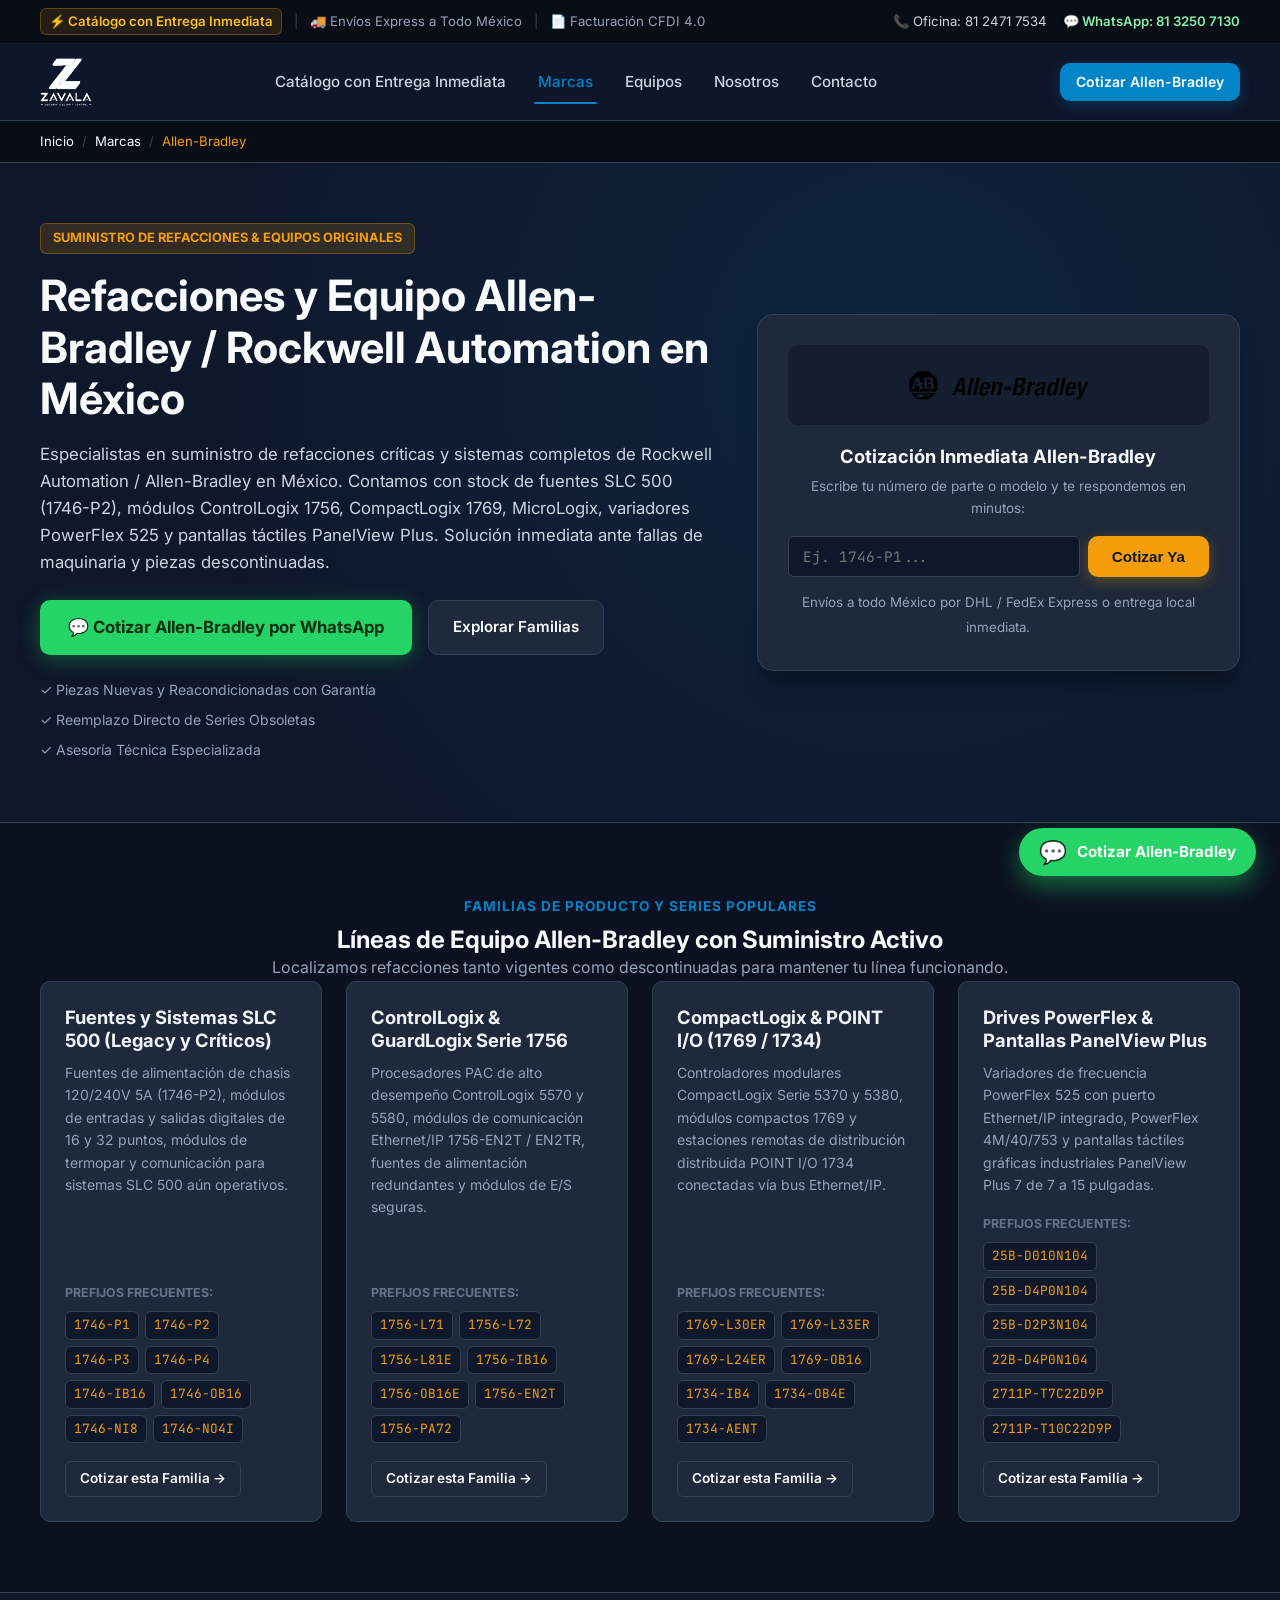
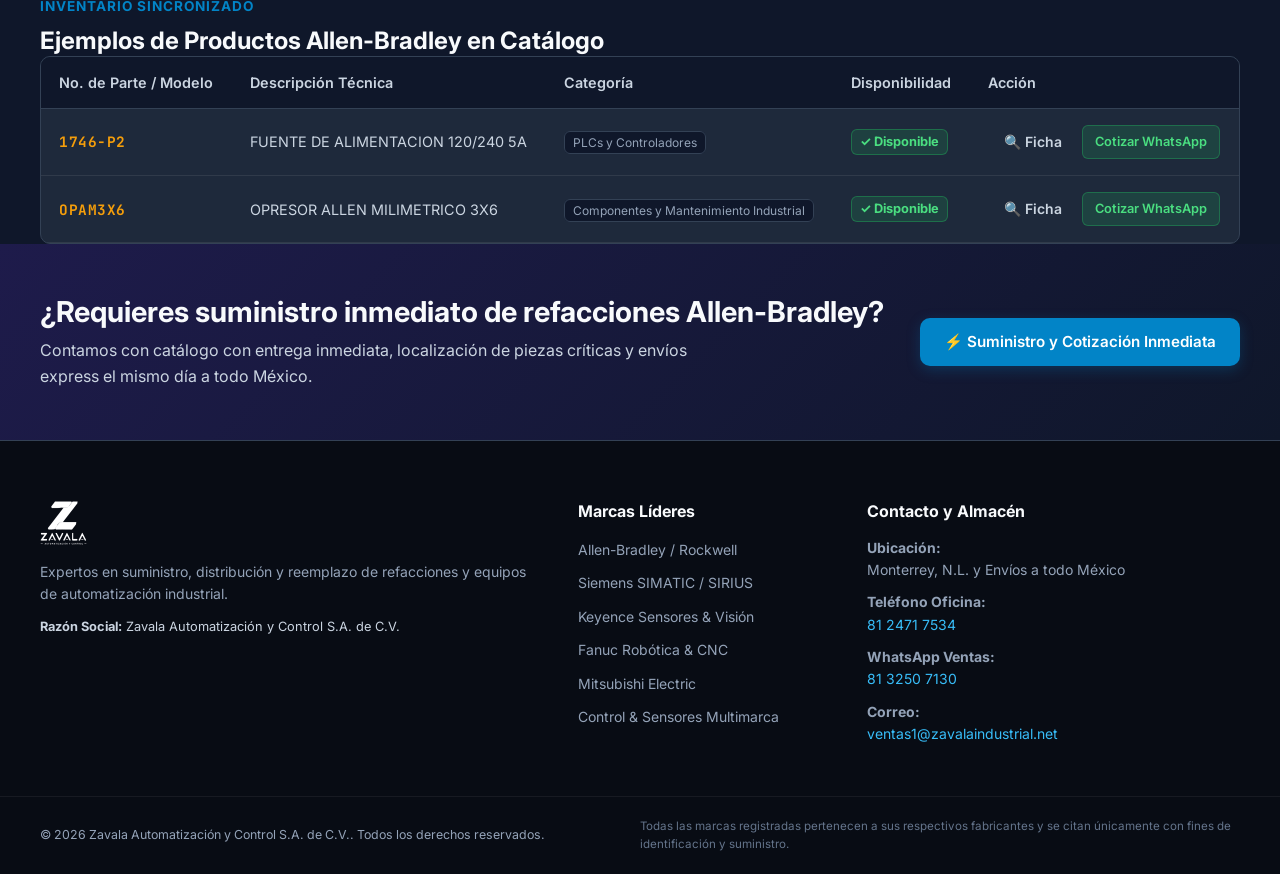
<file: marcas/allen-bradley.html>
<!DOCTYPE html>
<html lang="es-MX">
<head>
  <meta charset="UTF-8">
  <meta name="viewport" content="width=device-width, initial-scale=1.0">
  <title>Allen-Bradley Rockwell Automation México | Refacciones, ControlLogix, CompactLogix, PowerFlex</title>
  <meta name="description" content="Suministro de equipo y refacciones Allen-Bradley en México. Fuentes 1746-P2, ControlLogix 1756, CompactLogix 1769, POINT I/O 1734, variadores PowerFlex 525 y PanelView Plus. Catálogo con entrega inmediata y envíos express a todo México.">
  <link rel="canonical" href="https://zavalaautomatizacionycontrol.com.mx/marcas/allen-bradley.html">
  <link rel="icon" type="image/png" href="../assets/img/favicon.png">
  <meta property="og:type" content="website">
  <meta property="og:title" content="Allen-Bradley Rockwell Automation México | Refacciones, ControlLogix, CompactLogix, PowerFlex">
  <meta property="og:description" content="Suministro de equipo y refacciones Allen-Bradley en México. Fuentes 1746-P2, ControlLogix 1756, CompactLogix 1769, POINT I/O 1734, variadores PowerFlex 525 y PanelView Plus. Catálogo con entrega inmediata y envíos express a todo México.">
  <meta property="og:url" content="https://zavalaautomatizacionycontrol.com.mx/marcas/allen-bradley.html">
  <meta property="og:image" content="https://zavalaautomatizacionycontrol.com.mx/assets/img/logo-zavala-horizontal.png">
  <link rel="preconnect" href="https://fonts.googleapis.com">
  <link rel="preconnect" href="https://fonts.gstatic.com" crossorigin>
  <link href="https://fonts.googleapis.com/css2?family=Inter:wght@400;500;600;700;800&family=JetBrains+Mono:wght@500;700&display=swap" rel="stylesheet">
  <link rel="stylesheet" href="../assets/css/styles.css">
  <script type="application/ld+json">
  {"@context":"https://schema.org","@graph":[{"@type":"LocalBusiness","name":"Zavala Automatización y Control S.A. de C.V.","telephone":"81 2471 7534","url":"https://zavalaautomatizacionycontrol.com.mx","logo":"https://zavalaautomatizacionycontrol.com.mx/assets/img/logo-zavala-horizontal.png","address":{"@type":"PostalAddress","addressLocality":"Monterrey","addressRegion":"Nuevo León","addressCountry":"MX"}},{"@type":"BreadcrumbList","itemListElement":[{"@type":"ListItem","position":1,"name":"Inicio","item":"https://zavalaautomatizacionycontrol.com.mx/"},{"@type":"ListItem","position":2,"name":"Marcas","item":"https://zavalaautomatizacionycontrol.com.mx/#marcas"},{"@type":"ListItem","position":3,"name":"Allen-Bradley","item":"https://zavalaautomatizacionycontrol.com.mx/marcas/allen-bradley.html"}]}]}
  </script>
</head>
<body class="page-brand">
  <div class="topbar">
    <div class="container topbar-content">
      <div class="topbar-left">
        <span class="badge-urgent">⚡ Catálogo con Entrega Inmediata</span>
        <span class="divider">|</span>
        <span>🚚 Envíos Express a Todo México</span>
        <span class="divider">|</span>
        <span>📄 Facturación CFDI 4.0</span>
      </div>
      <div class="topbar-right">
        <a href="tel:8124717534" class="topbar-link">📞 Oficina: 81 2471 7534</a>
        <a href="https://wa.me/5218132507130" target="_blank" class="topbar-link topbar-wa">💬 WhatsApp: 81 3250 7130</a>
      </div>
    </div>
  </div>
  <header class="site-header">
    <div class="container header-container">
      <a href="../" class="brand-logo-link">
        <img src="../assets/img/logo-zavala-horizontal.png" alt="Zavala Automatización y Control S.A. de C.V." class="brand-logo" width="220">
      </a>
      <nav class="main-nav">
        <a href="../#catalogo" class="nav-link">Catálogo con Entrega Inmediata</a>
        <a href="../#marcas" class="nav-link active">Marcas</a>
        <a href="../#equipos" class="nav-link">Equipos</a>
        <a href="../#nosotros" class="nav-link">Nosotros</a>
        <a href="../#contacto" class="nav-link">Contacto</a>
      </nav>
      <div class="header-actions">
        <a href="https://wa.me/5218132507130?text=Hola%20Zavala%2C%20requiero%20cotizaci%C3%B3n%20urgente%20de%20equipo%20Allen-Bradley" target="_blank" class="btn btn-primary btn-sm">Cotizar Allen-Bradley</a>
      </div>
    </div>
  </header>
  <div class="breadcrumb-bar">
    <div class="container">
      <ul class="breadcrumbs">
        <li><a href="../">Inicio</a></li>
        <li><a href="../#marcas">Marcas</a></li>
        <li class="active">Allen-Bradley</li>
      </ul>
    </div>
  </div>
  <section class="brand-hero-section">
    <div class="container brand-hero-grid">
      <div class="brand-hero-text">
        <span class="sub-badge">Suministro de Refacciones & Equipos Originales</span>
        <h1>Refacciones y Equipo Allen-Bradley / Rockwell Automation en México</h1>
        <p class="lead-text">Especialistas en suministro de refacciones críticas y sistemas completos de Rockwell Automation / Allen-Bradley en México. Contamos con stock de fuentes SLC 500 (1746-P2), módulos ControlLogix 1756, CompactLogix 1769, MicroLogix, variadores PowerFlex 525 y pantallas táctiles PanelView Plus. Solución inmediata ante fallas de maquinaria y piezas descontinuadas.</p>
        <div class="hero-brand-cta">
          <a href="https://wa.me/5218132507130?text=Hola%20Zavala%2C%20requiero%20cotizar%20piezas%20de%20Allen-Bradley" target="_blank" class="btn btn-wa-large">💬 Cotizar Allen-Bradley por WhatsApp</a>
          <a href="#buscador-marca" class="btn btn-secondary">Explorar Familias</a>
        </div>
        <div class="trust-pills">
          <span class="pill-item">✓ Piezas Nuevas y Reacondicionadas con Garantía</span>
          <span class="pill-item">✓ Reemplazo Directo de Series Obsoletas</span>
          <span class="pill-item">✓ Asesoría Técnica Especializada</span>
        </div>
      </div>
      <div class="brand-hero-card">
        <div class="brand-logo-frame">
          <img src="../assets/img/marca-allen-bradley.png" alt="Logo Allen-Bradley" class="brand-hero-logo">
        </div>
        <div class="quick-rfq-box">
          <h3>Cotización Inmediata Allen-Bradley</h3>
          <p>Escribe tu número de parte o modelo y te respondemos en minutos:</p>
          <div class="quick-input-group">
            <input type="text" id="quick-part-input" placeholder="Ej. 1746-P1..." class="input-part">
            <button type="button" id="btn-quick-rfq" class="btn btn-accent">Cotizar Ya</button>
          </div>
          <small class="text-muted">Envíos a todo México por DHL / FedEx Express o entrega local inmediata.</small>
        </div>
      </div>
    </div>
  </section>
  <section class="section section-families" id="buscador-marca">
    <div class="container">
      <div class="section-header text-center">
        <span class="section-tag">Familias de Producto y Series Populares</span>
        <h2>Líneas de Equipo Allen-Bradley con Suministro Activo</h2>
        <p>Localizamos refacciones tanto vigentes como descontinuadas para mantener tu línea funcionando.</p>
      </div>
      <div class="families-grid">
        <div class="family-card">
          <div class="family-card-header"><h3>Fuentes y Sistemas SLC 500 (Legacy y Críticos)</h3></div>
          <p class="family-desc">Fuentes de alimentación de chasis 120/240V 5A (1746-P2), módulos de entradas y salidas digitales de 16 y 32 puntos, módulos de termopar y comunicación para sistemas SLC 500 aún operativos.</p>
          <div class="family-prefixes">
            <span class="prefixes-label">Prefijos Frecuentes:</span>
            <div class="tag-cloud"><a href="https://wa.me/5218132507130?text=Hola%20Zavala%2C%20requiero%20cotizaci%C3%B3n%20urgente%20de%20la%20serie%201746-P1%20de%20Allen-Bradley" target="_blank" class="prefix-tag">1746-P1</a><a href="https://wa.me/5218132507130?text=Hola%20Zavala%2C%20requiero%20cotizaci%C3%B3n%20urgente%20de%20la%20serie%201746-P2%20de%20Allen-Bradley" target="_blank" class="prefix-tag">1746-P2</a><a href="https://wa.me/5218132507130?text=Hola%20Zavala%2C%20requiero%20cotizaci%C3%B3n%20urgente%20de%20la%20serie%201746-P3%20de%20Allen-Bradley" target="_blank" class="prefix-tag">1746-P3</a><a href="https://wa.me/5218132507130?text=Hola%20Zavala%2C%20requiero%20cotizaci%C3%B3n%20urgente%20de%20la%20serie%201746-P4%20de%20Allen-Bradley" target="_blank" class="prefix-tag">1746-P4</a><a href="https://wa.me/5218132507130?text=Hola%20Zavala%2C%20requiero%20cotizaci%C3%B3n%20urgente%20de%20la%20serie%201746-IB16%20de%20Allen-Bradley" target="_blank" class="prefix-tag">1746-IB16</a><a href="https://wa.me/5218132507130?text=Hola%20Zavala%2C%20requiero%20cotizaci%C3%B3n%20urgente%20de%20la%20serie%201746-OB16%20de%20Allen-Bradley" target="_blank" class="prefix-tag">1746-OB16</a><a href="https://wa.me/5218132507130?text=Hola%20Zavala%2C%20requiero%20cotizaci%C3%B3n%20urgente%20de%20la%20serie%201746-NI8%20de%20Allen-Bradley" target="_blank" class="prefix-tag">1746-NI8</a><a href="https://wa.me/5218132507130?text=Hola%20Zavala%2C%20requiero%20cotizaci%C3%B3n%20urgente%20de%20la%20serie%201746-NO4I%20de%20Allen-Bradley" target="_blank" class="prefix-tag">1746-NO4I</a></div>
          </div>
          <div class="family-card-footer">
            <a href="https://wa.me/5218132507130?text=Hola%20Zavala%2C%20busco%20informaci%C3%B3n%20y%20cotizaci%C3%B3n%20para%20la%20l%C3%ADnea%20Fuentes%20y%20Sistemas%20SLC%20500%20%28Legacy%20y%20Cr%C3%ADticos%29%20de%20Allen-Bradley" target="_blank" class="btn btn-outline-sm">Cotizar esta Familia →</a>
          </div>
        </div>
        <div class="family-card">
          <div class="family-card-header"><h3>ControlLogix & GuardLogix Serie 1756</h3></div>
          <p class="family-desc">Procesadores PAC de alto desempeño ControlLogix 5570 y 5580, módulos de comunicación Ethernet/IP 1756-EN2T / EN2TR, fuentes de alimentación redundantes y módulos de E/S seguras.</p>
          <div class="family-prefixes">
            <span class="prefixes-label">Prefijos Frecuentes:</span>
            <div class="tag-cloud"><a href="https://wa.me/5218132507130?text=Hola%20Zavala%2C%20requiero%20cotizaci%C3%B3n%20urgente%20de%20la%20serie%201756-L71%20de%20Allen-Bradley" target="_blank" class="prefix-tag">1756-L71</a><a href="https://wa.me/5218132507130?text=Hola%20Zavala%2C%20requiero%20cotizaci%C3%B3n%20urgente%20de%20la%20serie%201756-L72%20de%20Allen-Bradley" target="_blank" class="prefix-tag">1756-L72</a><a href="https://wa.me/5218132507130?text=Hola%20Zavala%2C%20requiero%20cotizaci%C3%B3n%20urgente%20de%20la%20serie%201756-L81E%20de%20Allen-Bradley" target="_blank" class="prefix-tag">1756-L81E</a><a href="https://wa.me/5218132507130?text=Hola%20Zavala%2C%20requiero%20cotizaci%C3%B3n%20urgente%20de%20la%20serie%201756-IB16%20de%20Allen-Bradley" target="_blank" class="prefix-tag">1756-IB16</a><a href="https://wa.me/5218132507130?text=Hola%20Zavala%2C%20requiero%20cotizaci%C3%B3n%20urgente%20de%20la%20serie%201756-OB16E%20de%20Allen-Bradley" target="_blank" class="prefix-tag">1756-OB16E</a><a href="https://wa.me/5218132507130?text=Hola%20Zavala%2C%20requiero%20cotizaci%C3%B3n%20urgente%20de%20la%20serie%201756-EN2T%20de%20Allen-Bradley" target="_blank" class="prefix-tag">1756-EN2T</a><a href="https://wa.me/5218132507130?text=Hola%20Zavala%2C%20requiero%20cotizaci%C3%B3n%20urgente%20de%20la%20serie%201756-PA72%20de%20Allen-Bradley" target="_blank" class="prefix-tag">1756-PA72</a></div>
          </div>
          <div class="family-card-footer">
            <a href="https://wa.me/5218132507130?text=Hola%20Zavala%2C%20busco%20informaci%C3%B3n%20y%20cotizaci%C3%B3n%20para%20la%20l%C3%ADnea%20ControlLogix%20%26%20GuardLogix%20Serie%201756%20de%20Allen-Bradley" target="_blank" class="btn btn-outline-sm">Cotizar esta Familia →</a>
          </div>
        </div>
        <div class="family-card">
          <div class="family-card-header"><h3>CompactLogix & POINT I/O (1769 / 1734)</h3></div>
          <p class="family-desc">Controladores modulares CompactLogix Serie 5370 y 5380, módulos compactos 1769 y estaciones remotas de distribución distribuida POINT I/O 1734 conectadas vía bus Ethernet/IP.</p>
          <div class="family-prefixes">
            <span class="prefixes-label">Prefijos Frecuentes:</span>
            <div class="tag-cloud"><a href="https://wa.me/5218132507130?text=Hola%20Zavala%2C%20requiero%20cotizaci%C3%B3n%20urgente%20de%20la%20serie%201769-L30ER%20de%20Allen-Bradley" target="_blank" class="prefix-tag">1769-L30ER</a><a href="https://wa.me/5218132507130?text=Hola%20Zavala%2C%20requiero%20cotizaci%C3%B3n%20urgente%20de%20la%20serie%201769-L33ER%20de%20Allen-Bradley" target="_blank" class="prefix-tag">1769-L33ER</a><a href="https://wa.me/5218132507130?text=Hola%20Zavala%2C%20requiero%20cotizaci%C3%B3n%20urgente%20de%20la%20serie%201769-L24ER%20de%20Allen-Bradley" target="_blank" class="prefix-tag">1769-L24ER</a><a href="https://wa.me/5218132507130?text=Hola%20Zavala%2C%20requiero%20cotizaci%C3%B3n%20urgente%20de%20la%20serie%201769-OB16%20de%20Allen-Bradley" target="_blank" class="prefix-tag">1769-OB16</a><a href="https://wa.me/5218132507130?text=Hola%20Zavala%2C%20requiero%20cotizaci%C3%B3n%20urgente%20de%20la%20serie%201734-IB4%20de%20Allen-Bradley" target="_blank" class="prefix-tag">1734-IB4</a><a href="https://wa.me/5218132507130?text=Hola%20Zavala%2C%20requiero%20cotizaci%C3%B3n%20urgente%20de%20la%20serie%201734-OB4E%20de%20Allen-Bradley" target="_blank" class="prefix-tag">1734-OB4E</a><a href="https://wa.me/5218132507130?text=Hola%20Zavala%2C%20requiero%20cotizaci%C3%B3n%20urgente%20de%20la%20serie%201734-AENT%20de%20Allen-Bradley" target="_blank" class="prefix-tag">1734-AENT</a></div>
          </div>
          <div class="family-card-footer">
            <a href="https://wa.me/5218132507130?text=Hola%20Zavala%2C%20busco%20informaci%C3%B3n%20y%20cotizaci%C3%B3n%20para%20la%20l%C3%ADnea%20CompactLogix%20%26%20POINT%20I/O%20%281769%20/%201734%29%20de%20Allen-Bradley" target="_blank" class="btn btn-outline-sm">Cotizar esta Familia →</a>
          </div>
        </div>
        <div class="family-card">
          <div class="family-card-header"><h3>Drives PowerFlex & Pantallas PanelView Plus</h3></div>
          <p class="family-desc">Variadores de frecuencia PowerFlex 525 con puerto Ethernet/IP integrado, PowerFlex 4M/40/753 y pantallas táctiles gráficas industriales PanelView Plus 7 de 7 a 15 pulgadas.</p>
          <div class="family-prefixes">
            <span class="prefixes-label">Prefijos Frecuentes:</span>
            <div class="tag-cloud"><a href="https://wa.me/5218132507130?text=Hola%20Zavala%2C%20requiero%20cotizaci%C3%B3n%20urgente%20de%20la%20serie%2025B-D010N104%20de%20Allen-Bradley" target="_blank" class="prefix-tag">25B-D010N104</a><a href="https://wa.me/5218132507130?text=Hola%20Zavala%2C%20requiero%20cotizaci%C3%B3n%20urgente%20de%20la%20serie%2025B-D4P0N104%20de%20Allen-Bradley" target="_blank" class="prefix-tag">25B-D4P0N104</a><a href="https://wa.me/5218132507130?text=Hola%20Zavala%2C%20requiero%20cotizaci%C3%B3n%20urgente%20de%20la%20serie%2025B-D2P3N104%20de%20Allen-Bradley" target="_blank" class="prefix-tag">25B-D2P3N104</a><a href="https://wa.me/5218132507130?text=Hola%20Zavala%2C%20requiero%20cotizaci%C3%B3n%20urgente%20de%20la%20serie%2022B-D4P0N104%20de%20Allen-Bradley" target="_blank" class="prefix-tag">22B-D4P0N104</a><a href="https://wa.me/5218132507130?text=Hola%20Zavala%2C%20requiero%20cotizaci%C3%B3n%20urgente%20de%20la%20serie%202711P-T7C22D9P%20de%20Allen-Bradley" target="_blank" class="prefix-tag">2711P-T7C22D9P</a><a href="https://wa.me/5218132507130?text=Hola%20Zavala%2C%20requiero%20cotizaci%C3%B3n%20urgente%20de%20la%20serie%202711P-T10C22D9P%20de%20Allen-Bradley" target="_blank" class="prefix-tag">2711P-T10C22D9P</a></div>
          </div>
          <div class="family-card-footer">
            <a href="https://wa.me/5218132507130?text=Hola%20Zavala%2C%20busco%20informaci%C3%B3n%20y%20cotizaci%C3%B3n%20para%20la%20l%C3%ADnea%20Drives%20PowerFlex%20%26%20Pantallas%20PanelView%20Plus%20de%20Allen-Bradley" target="_blank" class="btn btn-outline-sm">Cotizar esta Familia →</a>
          </div>
        </div>
      </div>
    </div>
  </section>
  <section class="section section-catalog-filtered">
    <div class="container">
      <div class="section-header">
        <span class="section-tag">Inventario Sincronizado</span>
        <h2>Ejemplos de Productos Allen-Bradley en Catálogo</h2>
      </div>
      <div class="table-responsive">
        <table class="table-industrial">
          <thead>
            <tr>
              <th>No. de Parte / Modelo</th>
              <th>Descripción Técnica</th>
              <th>Categoría</th>
              <th>Disponibilidad</th>
              <th>Acción</th>
            </tr>
          </thead>
          <tbody>
            <tr>
              <td><strong class="part-number-code">1746-P2</strong></td>
              <td>FUENTE DE ALIMENTACION 120/240 5A</td>
              <td><span class="badge-cat">PLCs y Controladores</span></td>
              <td><span class="badge-stock">✓ Disponible</span></td>
              <td>
                <div style="display:flex;gap:4px;align-items:center;">
                  <a href="../producto.html?p=1746-P2" class="btn btn-sm btn-outline-info">🔍 Ficha</a>
                  <a href="https://wa.me/5218132507130?text=Hola%20Zavala%20Automatizaci%C3%B3n%2C%20me%20interesa%20cotizar%20el%20No.%20de%20Parte%3A%201746-P2%20%28FUENTE%20DE%20ALIMENTACION%20120/240%205A%29.%20%C2%BFTienen%20disponibilidad%20y%20tiempo%20de%20entrega%3F" target="_blank" class="btn btn-table-wa">Cotizar WhatsApp</a>
                </div>
              </td>
            </tr>
            <tr>
              <td><strong class="part-number-code">OPAM3X6</strong></td>
              <td>OPRESOR ALLEN MILIMETRICO 3X6</td>
              <td><span class="badge-cat">Componentes y Mantenimiento Industrial</span></td>
              <td><span class="badge-stock">✓ Disponible</span></td>
              <td>
                <div style="display:flex;gap:4px;align-items:center;">
                  <a href="../producto.html?p=OPAM3X6" class="btn btn-sm btn-outline-info">🔍 Ficha</a>
                  <a href="https://wa.me/5218132507130?text=Hola%20Zavala%20Automatizaci%C3%B3n%2C%20me%20interesa%20cotizar%20el%20No.%20de%20Parte%3A%20OPAM3X6%20%28OPRESOR%20ALLEN%20MILIMETRICO%203X6%29.%20%C2%BFTienen%20disponibilidad%20y%20tiempo%20de%20entrega%3F" target="_blank" class="btn btn-table-wa">Cotizar WhatsApp</a>
                </div>
              </td>
            </tr>
          </tbody>
        </table>
      </div>
    </div>
  </section>
  <section class="section-urgent-banner">
    <div class="container urgent-banner-box">
      <div class="urgent-text">
        <h2>¿Requieres suministro inmediato de refacciones Allen-Bradley?</h2>
        <p>Contamos con catálogo con entrega inmediata, localización de piezas críticas y envíos express el mismo día a todo México.</p>
      </div>
      <div class="urgent-actions">
        <a href="https://wa.me/5218132507130?text=URGENTE%3A%20Cotizaci%C3%B3n%20inmediata%20de%20refacci%C3%B3n%20Allen-Bradley" target="_blank" class="btn btn-primary">⚡ Suministro y Cotización Inmediata</a>
      </div>
    </div>
  </section>
  <footer class="site-footer">
    <div class="container footer-grid">
      <div class="footer-col footer-about">
        <img src="../assets/img/logo-zavala-horizontal.png" alt="Zavala Automatización y Control S.A. de C.V." class="footer-logo" width="200">
        <p>Expertos en suministro, distribución y reemplazo de refacciones y equipos de automatización industrial.</p>
        <p class="company-legal"><strong>Razón Social:</strong> Zavala Automatización y Control S.A. de C.V.</p>
      </div>
      <div class="footer-col">
        <h4>Marcas Líderes</h4>
        <ul class="footer-links">
          <li><a href="allen-bradley.html">Allen-Bradley / Rockwell</a></li>
          <li><a href="siemens.html">Siemens SIMATIC / SIRIUS</a></li>
          <li><a href="keyence.html">Keyence Sensores & Visión</a></li>
          <li><a href="fanuc.html">Fanuc Robótica & CNC</a></li>
          <li><a href="mitsubishi.html">Mitsubishi Electric</a></li>
          <li><a href="control-y-sensores.html">Control & Sensores Multimarca</a></li>
        </ul>
      </div>
      <div class="footer-col">
        <h4>Contacto y Almacén</h4>
        <p class="footer-contact-item"><strong>Ubicación:</strong><br>Monterrey, N.L. y Envíos a todo México</p>
        <p class="footer-contact-item"><strong>Teléfono Oficina:</strong><br><a href="tel:8124717534">81 2471 7534</a></p>
        <p class="footer-contact-item"><strong>WhatsApp Ventas:</strong><br><a href="https://wa.me/5218132507130" target="_blank">81 3250 7130</a></p>
        <p class="footer-contact-item"><strong>Correo:</strong><br><a href="mailto:ventas1@zavalaindustrial.net">ventas1@zavalaindustrial.net</a></p>
      </div>
    </div>
    <div class="footer-bottom">
      <div class="container footer-bottom-content">
        <p>© 2026 Zavala Automatización y Control S.A. de C.V.. Todos los derechos reservados.</p>
        <p class="footer-disclaimer">Todas las marcas registradas pertenecen a sus respectivos fabricantes y se citan únicamente con fines de identificación y suministro.</p>
      </div>
    </div>
  </footer>
  <a href="https://wa.me/5218132507130?text=Hola%20Zavala%2C%20requiero%20cotizaci%C3%B3n%20de%20equipo%20Allen-Bradley" class="wa-floating-btn" target="_blank" aria-label="Contactar por WhatsApp">
    <span class="wa-icon">💬</span>
    <span class="wa-text">Cotizar Allen-Bradley</span>
  </a>
  <script>
    document.getElementById('btn-quick-rfq')?.addEventListener('click', function() {
      const input = document.getElementById('quick-part-input');
      const val = (input?.value || '').trim();
      if (!val) {
        alert('Por favor escribe el modelo o número de parte que necesitas.');
        input?.focus();
        return;
      }
      const msg = `Hola Zavala, requiero cotización inmediata para el número de parte de Allen-Bradley: ${val}. ¿Tienen disponibilidad?`;
      window.open(`https://wa.me/5218132507130?text=${encodeURIComponent(msg)}`, '_blank');
    });
  </script>
</body>
</html>
</file>
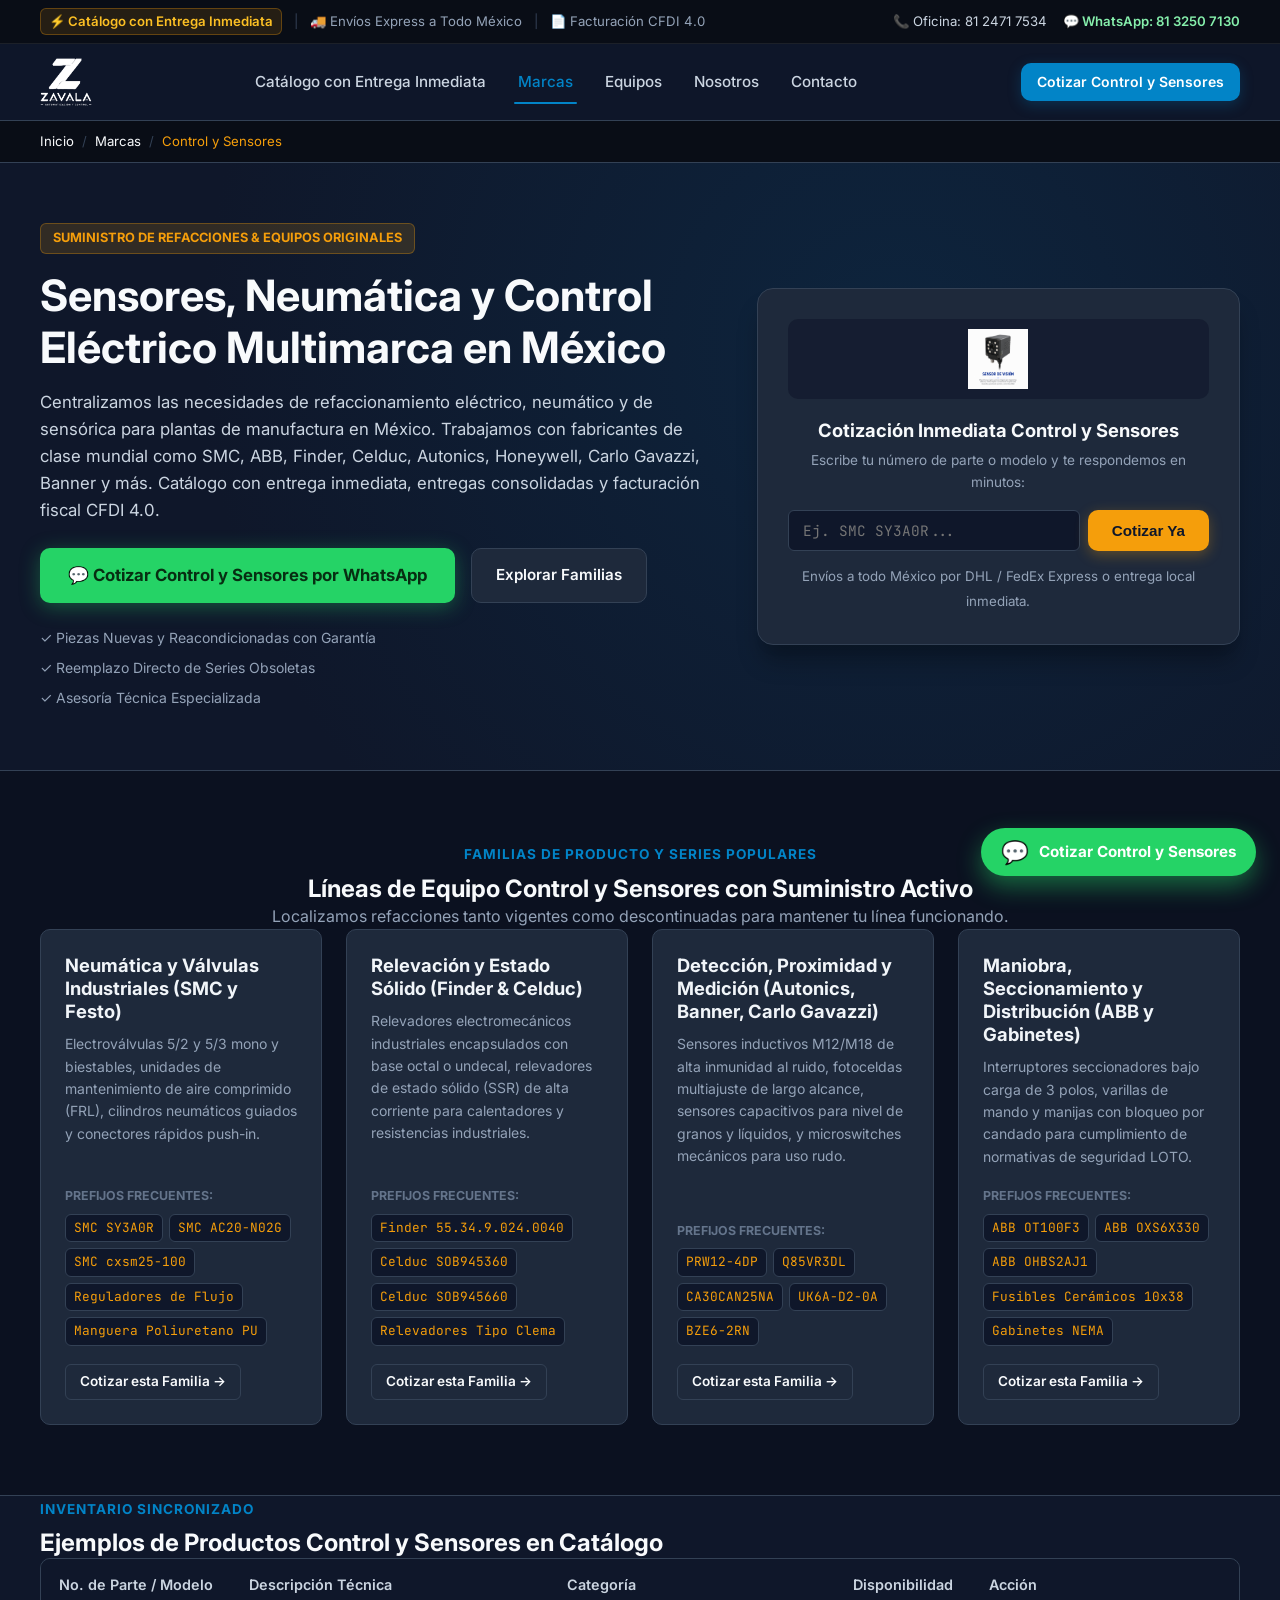
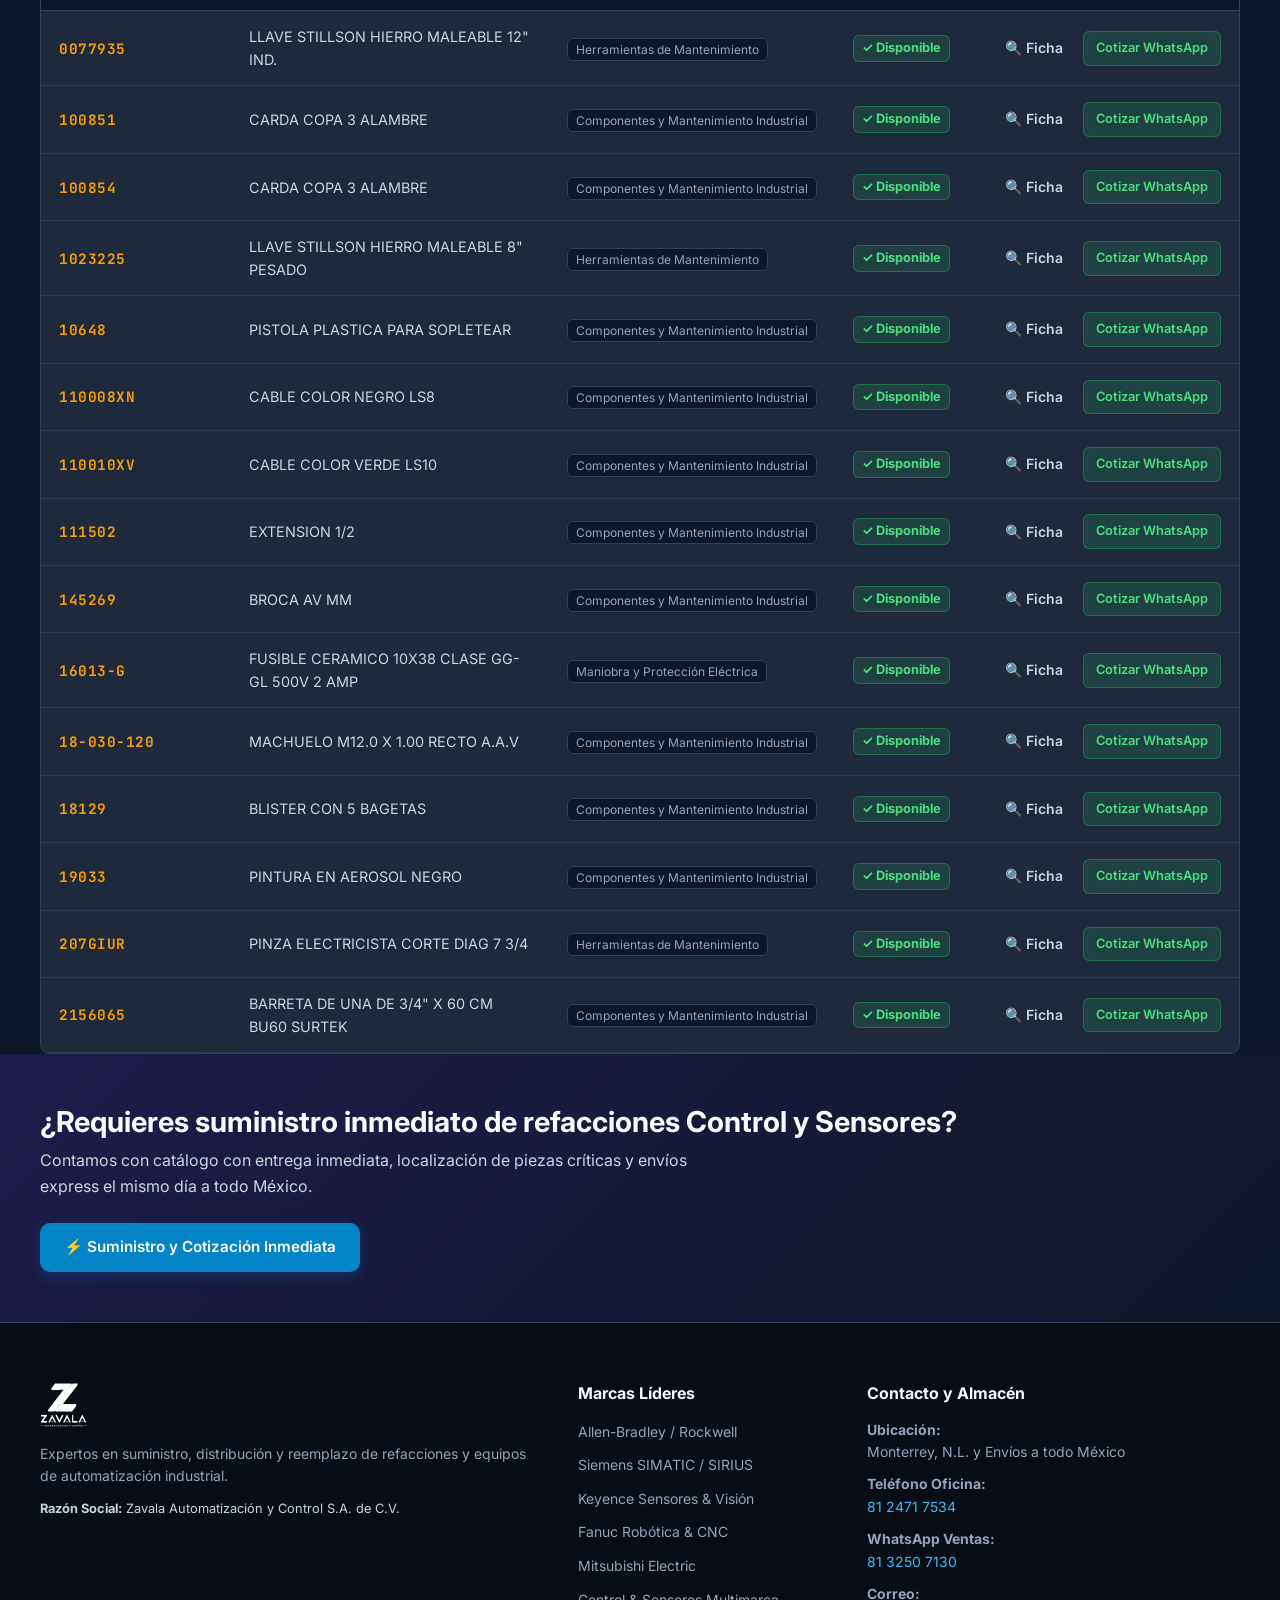
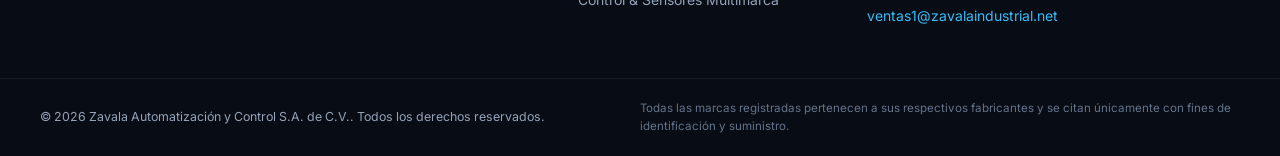
<file: marcas/control-y-sensores.html>
<!DOCTYPE html>
<html lang="es-MX">
<head>
  <meta charset="UTF-8">
  <meta name="viewport" content="width=device-width, initial-scale=1.0">
  <title>Control, Sensores e Instrumentación Multimarca México | Suministro Industrial Urgente</title>
  <meta name="description" content="Suministro multimarca de componentes industriales: SMC neumática, Finder relevadores, Autonics, Banner, Carlo Gavazzi, ABB interruptores, Celduc estado sólido y sensores de proximidad. Cotizaciones urgentes.">
  <link rel="canonical" href="https://zavalaautomatizacionycontrol.com.mx/marcas/control-y-sensores.html">
  <link rel="icon" type="image/png" href="../assets/img/favicon.png">
  <meta property="og:type" content="website">
  <meta property="og:title" content="Control, Sensores e Instrumentación Multimarca México | Suministro Industrial Urgente">
  <meta property="og:description" content="Suministro multimarca de componentes industriales: SMC neumática, Finder relevadores, Autonics, Banner, Carlo Gavazzi, ABB interruptores, Celduc estado sólido y sensores de proximidad. Cotizaciones urgentes.">
  <meta property="og:url" content="https://zavalaautomatizacionycontrol.com.mx/marcas/control-y-sensores.html">
  <meta property="og:image" content="https://zavalaautomatizacionycontrol.com.mx/assets/img/logo-zavala-horizontal.png">
  <link rel="preconnect" href="https://fonts.googleapis.com">
  <link rel="preconnect" href="https://fonts.gstatic.com" crossorigin>
  <link href="https://fonts.googleapis.com/css2?family=Inter:wght@400;500;600;700;800&family=JetBrains+Mono:wght@500;700&display=swap" rel="stylesheet">
  <link rel="stylesheet" href="../assets/css/styles.css">
  <script type="application/ld+json">
  {"@context":"https://schema.org","@graph":[{"@type":"LocalBusiness","name":"Zavala Automatización y Control S.A. de C.V.","telephone":"81 2471 7534","url":"https://zavalaautomatizacionycontrol.com.mx","logo":"https://zavalaautomatizacionycontrol.com.mx/assets/img/logo-zavala-horizontal.png","address":{"@type":"PostalAddress","addressLocality":"Monterrey","addressRegion":"Nuevo León","addressCountry":"MX"}},{"@type":"BreadcrumbList","itemListElement":[{"@type":"ListItem","position":1,"name":"Inicio","item":"https://zavalaautomatizacionycontrol.com.mx/"},{"@type":"ListItem","position":2,"name":"Marcas","item":"https://zavalaautomatizacionycontrol.com.mx/#marcas"},{"@type":"ListItem","position":3,"name":"Control y Sensores","item":"https://zavalaautomatizacionycontrol.com.mx/marcas/control-y-sensores.html"}]}]}
  </script>
</head>
<body class="page-brand">
  <div class="topbar">
    <div class="container topbar-content">
      <div class="topbar-left">
        <span class="badge-urgent">⚡ Catálogo con Entrega Inmediata</span>
        <span class="divider">|</span>
        <span>🚚 Envíos Express a Todo México</span>
        <span class="divider">|</span>
        <span>📄 Facturación CFDI 4.0</span>
      </div>
      <div class="topbar-right">
        <a href="tel:8124717534" class="topbar-link">📞 Oficina: 81 2471 7534</a>
        <a href="https://wa.me/5218132507130" target="_blank" class="topbar-link topbar-wa">💬 WhatsApp: 81 3250 7130</a>
      </div>
    </div>
  </div>
  <header class="site-header">
    <div class="container header-container">
      <a href="../" class="brand-logo-link">
        <img src="../assets/img/logo-zavala-horizontal.png" alt="Zavala Automatización y Control S.A. de C.V." class="brand-logo" width="220">
      </a>
      <nav class="main-nav">
        <a href="../#catalogo" class="nav-link">Catálogo con Entrega Inmediata</a>
        <a href="../#marcas" class="nav-link active">Marcas</a>
        <a href="../#equipos" class="nav-link">Equipos</a>
        <a href="../#nosotros" class="nav-link">Nosotros</a>
        <a href="../#contacto" class="nav-link">Contacto</a>
      </nav>
      <div class="header-actions">
        <a href="https://wa.me/5218132507130?text=Hola%20Zavala%2C%20requiero%20cotizaci%C3%B3n%20urgente%20de%20equipo%20Control%20y%20Sensores" target="_blank" class="btn btn-primary btn-sm">Cotizar Control y Sensores</a>
      </div>
    </div>
  </header>
  <div class="breadcrumb-bar">
    <div class="container">
      <ul class="breadcrumbs">
        <li><a href="../">Inicio</a></li>
        <li><a href="../#marcas">Marcas</a></li>
        <li class="active">Control y Sensores</li>
      </ul>
    </div>
  </div>
  <section class="brand-hero-section">
    <div class="container brand-hero-grid">
      <div class="brand-hero-text">
        <span class="sub-badge">Suministro de Refacciones & Equipos Originales</span>
        <h1>Sensores, Neumática y Control Eléctrico Multimarca en México</h1>
        <p class="lead-text">Centralizamos las necesidades de refaccionamiento eléctrico, neumático y de sensórica para plantas de manufactura en México. Trabajamos con fabricantes de clase mundial como SMC, ABB, Finder, Celduc, Autonics, Honeywell, Carlo Gavazzi, Banner y más. Catálogo con entrega inmediata, entregas consolidadas y facturación fiscal CFDI 4.0.</p>
        <div class="hero-brand-cta">
          <a href="https://wa.me/5218132507130?text=Hola%20Zavala%2C%20requiero%20cotizar%20piezas%20de%20Control%20y%20Sensores" target="_blank" class="btn btn-wa-large">💬 Cotizar Control y Sensores por WhatsApp</a>
          <a href="#buscador-marca" class="btn btn-secondary">Explorar Familias</a>
        </div>
        <div class="trust-pills">
          <span class="pill-item">✓ Piezas Nuevas y Reacondicionadas con Garantía</span>
          <span class="pill-item">✓ Reemplazo Directo de Series Obsoletas</span>
          <span class="pill-item">✓ Asesoría Técnica Especializada</span>
        </div>
      </div>
      <div class="brand-hero-card">
        <div class="brand-logo-frame">
          <img src="../assets/img/equipo-sensores-proximidad.png" alt="Logo Control y Sensores" class="brand-hero-logo">
        </div>
        <div class="quick-rfq-box">
          <h3>Cotización Inmediata Control y Sensores</h3>
          <p>Escribe tu número de parte o modelo y te respondemos en minutos:</p>
          <div class="quick-input-group">
            <input type="text" id="quick-part-input" placeholder="Ej. SMC SY3A0R..." class="input-part">
            <button type="button" id="btn-quick-rfq" class="btn btn-accent">Cotizar Ya</button>
          </div>
          <small class="text-muted">Envíos a todo México por DHL / FedEx Express o entrega local inmediata.</small>
        </div>
      </div>
    </div>
  </section>
  <section class="section section-families" id="buscador-marca">
    <div class="container">
      <div class="section-header text-center">
        <span class="section-tag">Familias de Producto y Series Populares</span>
        <h2>Líneas de Equipo Control y Sensores con Suministro Activo</h2>
        <p>Localizamos refacciones tanto vigentes como descontinuadas para mantener tu línea funcionando.</p>
      </div>
      <div class="families-grid">
        <div class="family-card">
          <div class="family-card-header"><h3>Neumática y Válvulas Industriales (SMC y Festo)</h3></div>
          <p class="family-desc">Electroválvulas 5/2 y 5/3 mono y biestables, unidades de mantenimiento de aire comprimido (FRL), cilindros neumáticos guiados y conectores rápidos push-in.</p>
          <div class="family-prefixes">
            <span class="prefixes-label">Prefijos Frecuentes:</span>
            <div class="tag-cloud"><a href="https://wa.me/5218132507130?text=Hola%20Zavala%2C%20requiero%20cotizaci%C3%B3n%20urgente%20de%20la%20serie%20SMC%20SY3A0R%20de%20Control%20y%20Sensores" target="_blank" class="prefix-tag">SMC SY3A0R</a><a href="https://wa.me/5218132507130?text=Hola%20Zavala%2C%20requiero%20cotizaci%C3%B3n%20urgente%20de%20la%20serie%20SMC%20AC20-N02G%20de%20Control%20y%20Sensores" target="_blank" class="prefix-tag">SMC AC20-N02G</a><a href="https://wa.me/5218132507130?text=Hola%20Zavala%2C%20requiero%20cotizaci%C3%B3n%20urgente%20de%20la%20serie%20SMC%20cxsm25-100%20de%20Control%20y%20Sensores" target="_blank" class="prefix-tag">SMC cxsm25-100</a><a href="https://wa.me/5218132507130?text=Hola%20Zavala%2C%20requiero%20cotizaci%C3%B3n%20urgente%20de%20la%20serie%20Reguladores%20de%20Flujo%20de%20Control%20y%20Sensores" target="_blank" class="prefix-tag">Reguladores de Flujo</a><a href="https://wa.me/5218132507130?text=Hola%20Zavala%2C%20requiero%20cotizaci%C3%B3n%20urgente%20de%20la%20serie%20Manguera%20Poliuretano%20PU%20de%20Control%20y%20Sensores" target="_blank" class="prefix-tag">Manguera Poliuretano PU</a></div>
          </div>
          <div class="family-card-footer">
            <a href="https://wa.me/5218132507130?text=Hola%20Zavala%2C%20busco%20informaci%C3%B3n%20y%20cotizaci%C3%B3n%20para%20la%20l%C3%ADnea%20Neum%C3%A1tica%20y%20V%C3%A1lvulas%20Industriales%20%28SMC%20y%20Festo%29%20de%20Control%20y%20Sensores" target="_blank" class="btn btn-outline-sm">Cotizar esta Familia →</a>
          </div>
        </div>
        <div class="family-card">
          <div class="family-card-header"><h3>Relevación y Estado Sólido (Finder & Celduc)</h3></div>
          <p class="family-desc">Relevadores electromecánicos industriales encapsulados con base octal o undecal, relevadores de estado sólido (SSR) de alta corriente para calentadores y resistencias industriales.</p>
          <div class="family-prefixes">
            <span class="prefixes-label">Prefijos Frecuentes:</span>
            <div class="tag-cloud"><a href="https://wa.me/5218132507130?text=Hola%20Zavala%2C%20requiero%20cotizaci%C3%B3n%20urgente%20de%20la%20serie%20Finder%2055.34.9.024.0040%20de%20Control%20y%20Sensores" target="_blank" class="prefix-tag">Finder 55.34.9.024.0040</a><a href="https://wa.me/5218132507130?text=Hola%20Zavala%2C%20requiero%20cotizaci%C3%B3n%20urgente%20de%20la%20serie%20Celduc%20SOB945360%20de%20Control%20y%20Sensores" target="_blank" class="prefix-tag">Celduc SOB945360</a><a href="https://wa.me/5218132507130?text=Hola%20Zavala%2C%20requiero%20cotizaci%C3%B3n%20urgente%20de%20la%20serie%20Celduc%20SOB945660%20de%20Control%20y%20Sensores" target="_blank" class="prefix-tag">Celduc SOB945660</a><a href="https://wa.me/5218132507130?text=Hola%20Zavala%2C%20requiero%20cotizaci%C3%B3n%20urgente%20de%20la%20serie%20Relevadores%20Tipo%20Clema%20de%20Control%20y%20Sensores" target="_blank" class="prefix-tag">Relevadores Tipo Clema</a></div>
          </div>
          <div class="family-card-footer">
            <a href="https://wa.me/5218132507130?text=Hola%20Zavala%2C%20busco%20informaci%C3%B3n%20y%20cotizaci%C3%B3n%20para%20la%20l%C3%ADnea%20Relevaci%C3%B3n%20y%20Estado%20S%C3%B3lido%20%28Finder%20%26%20Celduc%29%20de%20Control%20y%20Sensores" target="_blank" class="btn btn-outline-sm">Cotizar esta Familia →</a>
          </div>
        </div>
        <div class="family-card">
          <div class="family-card-header"><h3>Detección, Proximidad y Medición (Autonics, Banner, Carlo Gavazzi)</h3></div>
          <p class="family-desc">Sensores inductivos M12/M18 de alta inmunidad al ruido, fotoceldas multiajuste de largo alcance, sensores capacitivos para nivel de granos y líquidos, y microswitches mecánicos para uso rudo.</p>
          <div class="family-prefixes">
            <span class="prefixes-label">Prefijos Frecuentes:</span>
            <div class="tag-cloud"><a href="https://wa.me/5218132507130?text=Hola%20Zavala%2C%20requiero%20cotizaci%C3%B3n%20urgente%20de%20la%20serie%20PRW12-4DP%20de%20Control%20y%20Sensores" target="_blank" class="prefix-tag">PRW12-4DP</a><a href="https://wa.me/5218132507130?text=Hola%20Zavala%2C%20requiero%20cotizaci%C3%B3n%20urgente%20de%20la%20serie%20Q85VR3DL%20de%20Control%20y%20Sensores" target="_blank" class="prefix-tag">Q85VR3DL</a><a href="https://wa.me/5218132507130?text=Hola%20Zavala%2C%20requiero%20cotizaci%C3%B3n%20urgente%20de%20la%20serie%20CA30CAN25NA%20de%20Control%20y%20Sensores" target="_blank" class="prefix-tag">CA30CAN25NA</a><a href="https://wa.me/5218132507130?text=Hola%20Zavala%2C%20requiero%20cotizaci%C3%B3n%20urgente%20de%20la%20serie%20UK6A-D2-0A%20de%20Control%20y%20Sensores" target="_blank" class="prefix-tag">UK6A-D2-0A</a><a href="https://wa.me/5218132507130?text=Hola%20Zavala%2C%20requiero%20cotizaci%C3%B3n%20urgente%20de%20la%20serie%20BZE6-2RN%20de%20Control%20y%20Sensores" target="_blank" class="prefix-tag">BZE6-2RN</a></div>
          </div>
          <div class="family-card-footer">
            <a href="https://wa.me/5218132507130?text=Hola%20Zavala%2C%20busco%20informaci%C3%B3n%20y%20cotizaci%C3%B3n%20para%20la%20l%C3%ADnea%20Detecci%C3%B3n%2C%20Proximidad%20y%20Medici%C3%B3n%20%28Autonics%2C%20Banner%2C%20Carlo%20Gavazzi%29%20de%20Control%20y%20Sensores" target="_blank" class="btn btn-outline-sm">Cotizar esta Familia →</a>
          </div>
        </div>
        <div class="family-card">
          <div class="family-card-header"><h3>Maniobra, Seccionamiento y Distribución (ABB y Gabinetes)</h3></div>
          <p class="family-desc">Interruptores seccionadores bajo carga de 3 polos, varillas de mando y manijas con bloqueo por candado para cumplimiento de normativas de seguridad LOTO.</p>
          <div class="family-prefixes">
            <span class="prefixes-label">Prefijos Frecuentes:</span>
            <div class="tag-cloud"><a href="https://wa.me/5218132507130?text=Hola%20Zavala%2C%20requiero%20cotizaci%C3%B3n%20urgente%20de%20la%20serie%20ABB%20OT100F3%20de%20Control%20y%20Sensores" target="_blank" class="prefix-tag">ABB OT100F3</a><a href="https://wa.me/5218132507130?text=Hola%20Zavala%2C%20requiero%20cotizaci%C3%B3n%20urgente%20de%20la%20serie%20ABB%20OXS6X330%20de%20Control%20y%20Sensores" target="_blank" class="prefix-tag">ABB OXS6X330</a><a href="https://wa.me/5218132507130?text=Hola%20Zavala%2C%20requiero%20cotizaci%C3%B3n%20urgente%20de%20la%20serie%20ABB%20OHBS2AJ1%20de%20Control%20y%20Sensores" target="_blank" class="prefix-tag">ABB OHBS2AJ1</a><a href="https://wa.me/5218132507130?text=Hola%20Zavala%2C%20requiero%20cotizaci%C3%B3n%20urgente%20de%20la%20serie%20Fusibles%20Cer%C3%A1micos%2010x38%20de%20Control%20y%20Sensores" target="_blank" class="prefix-tag">Fusibles Cerámicos 10x38</a><a href="https://wa.me/5218132507130?text=Hola%20Zavala%2C%20requiero%20cotizaci%C3%B3n%20urgente%20de%20la%20serie%20Gabinetes%20NEMA%20de%20Control%20y%20Sensores" target="_blank" class="prefix-tag">Gabinetes NEMA</a></div>
          </div>
          <div class="family-card-footer">
            <a href="https://wa.me/5218132507130?text=Hola%20Zavala%2C%20busco%20informaci%C3%B3n%20y%20cotizaci%C3%B3n%20para%20la%20l%C3%ADnea%20Maniobra%2C%20Seccionamiento%20y%20Distribuci%C3%B3n%20%28ABB%20y%20Gabinetes%29%20de%20Control%20y%20Sensores" target="_blank" class="btn btn-outline-sm">Cotizar esta Familia →</a>
          </div>
        </div>
      </div>
    </div>
  </section>
  <section class="section section-catalog-filtered">
    <div class="container">
      <div class="section-header">
        <span class="section-tag">Inventario Sincronizado</span>
        <h2>Ejemplos de Productos Control y Sensores en Catálogo</h2>
      </div>
      <div class="table-responsive">
        <table class="table-industrial">
          <thead>
            <tr>
              <th>No. de Parte / Modelo</th>
              <th>Descripción Técnica</th>
              <th>Categoría</th>
              <th>Disponibilidad</th>
              <th>Acción</th>
            </tr>
          </thead>
          <tbody>
            <tr>
              <td><strong class="part-number-code">0077935</strong></td>
              <td>LLAVE STILLSON HIERRO MALEABLE 12" IND.</td>
              <td><span class="badge-cat">Herramientas de Mantenimiento</span></td>
              <td><span class="badge-stock">✓ Disponible</span></td>
              <td>
                <div style="display:flex;gap:4px;align-items:center;">
                  <a href="../producto.html?p=0077935" class="btn btn-sm btn-outline-info">🔍 Ficha</a>
                  <a href="https://wa.me/5218132507130?text=Hola%20Zavala%20Automatizaci%C3%B3n%2C%20me%20interesa%20cotizar%20el%20No.%20de%20Parte%3A%200077935%20%28LLAVE%20STILLSON%20HIERRO%20MALEABLE%2012%22%20IND.%29.%20%C2%BFTienen%20disponibilidad%20y%20tiempo%20de%20entrega%3F" target="_blank" class="btn btn-table-wa">Cotizar WhatsApp</a>
                </div>
              </td>
            </tr>
            <tr>
              <td><strong class="part-number-code">100851</strong></td>
              <td>CARDA COPA 3 ALAMBRE</td>
              <td><span class="badge-cat">Componentes y Mantenimiento Industrial</span></td>
              <td><span class="badge-stock">✓ Disponible</span></td>
              <td>
                <div style="display:flex;gap:4px;align-items:center;">
                  <a href="../producto.html?p=100851" class="btn btn-sm btn-outline-info">🔍 Ficha</a>
                  <a href="https://wa.me/5218132507130?text=Hola%20Zavala%20Automatizaci%C3%B3n%2C%20me%20interesa%20cotizar%20el%20No.%20de%20Parte%3A%20100851%20%28CARDA%20COPA%203%20ALAMBRE%29.%20%C2%BFTienen%20disponibilidad%20y%20tiempo%20de%20entrega%3F" target="_blank" class="btn btn-table-wa">Cotizar WhatsApp</a>
                </div>
              </td>
            </tr>
            <tr>
              <td><strong class="part-number-code">100854</strong></td>
              <td>CARDA COPA 3 ALAMBRE</td>
              <td><span class="badge-cat">Componentes y Mantenimiento Industrial</span></td>
              <td><span class="badge-stock">✓ Disponible</span></td>
              <td>
                <div style="display:flex;gap:4px;align-items:center;">
                  <a href="../producto.html?p=100854" class="btn btn-sm btn-outline-info">🔍 Ficha</a>
                  <a href="https://wa.me/5218132507130?text=Hola%20Zavala%20Automatizaci%C3%B3n%2C%20me%20interesa%20cotizar%20el%20No.%20de%20Parte%3A%20100854%20%28CARDA%20COPA%203%20ALAMBRE%29.%20%C2%BFTienen%20disponibilidad%20y%20tiempo%20de%20entrega%3F" target="_blank" class="btn btn-table-wa">Cotizar WhatsApp</a>
                </div>
              </td>
            </tr>
            <tr>
              <td><strong class="part-number-code">1023225</strong></td>
              <td>LLAVE STILLSON HIERRO MALEABLE 8" PESADO</td>
              <td><span class="badge-cat">Herramientas de Mantenimiento</span></td>
              <td><span class="badge-stock">✓ Disponible</span></td>
              <td>
                <div style="display:flex;gap:4px;align-items:center;">
                  <a href="../producto.html?p=1023225" class="btn btn-sm btn-outline-info">🔍 Ficha</a>
                  <a href="https://wa.me/5218132507130?text=Hola%20Zavala%20Automatizaci%C3%B3n%2C%20me%20interesa%20cotizar%20el%20No.%20de%20Parte%3A%201023225%20%28LLAVE%20STILLSON%20HIERRO%20MALEABLE%208%22%20PESADO%29.%20%C2%BFTienen%20disponibilidad%20y%20tiempo%20de%20entrega%3F" target="_blank" class="btn btn-table-wa">Cotizar WhatsApp</a>
                </div>
              </td>
            </tr>
            <tr>
              <td><strong class="part-number-code">10648</strong></td>
              <td>PISTOLA PLASTICA PARA SOPLETEAR</td>
              <td><span class="badge-cat">Componentes y Mantenimiento Industrial</span></td>
              <td><span class="badge-stock">✓ Disponible</span></td>
              <td>
                <div style="display:flex;gap:4px;align-items:center;">
                  <a href="../producto.html?p=10648" class="btn btn-sm btn-outline-info">🔍 Ficha</a>
                  <a href="https://wa.me/5218132507130?text=Hola%20Zavala%20Automatizaci%C3%B3n%2C%20me%20interesa%20cotizar%20el%20No.%20de%20Parte%3A%2010648%20%28PISTOLA%20PLASTICA%20PARA%20SOPLETEAR%29.%20%C2%BFTienen%20disponibilidad%20y%20tiempo%20de%20entrega%3F" target="_blank" class="btn btn-table-wa">Cotizar WhatsApp</a>
                </div>
              </td>
            </tr>
            <tr>
              <td><strong class="part-number-code">110008XN</strong></td>
              <td>CABLE COLOR NEGRO LS8</td>
              <td><span class="badge-cat">Componentes y Mantenimiento Industrial</span></td>
              <td><span class="badge-stock">✓ Disponible</span></td>
              <td>
                <div style="display:flex;gap:4px;align-items:center;">
                  <a href="../producto.html?p=110008XN" class="btn btn-sm btn-outline-info">🔍 Ficha</a>
                  <a href="https://wa.me/5218132507130?text=Hola%20Zavala%20Automatizaci%C3%B3n%2C%20me%20interesa%20cotizar%20el%20No.%20de%20Parte%3A%20110008XN%20%28CABLE%20COLOR%20NEGRO%20LS8%29.%20%C2%BFTienen%20disponibilidad%20y%20tiempo%20de%20entrega%3F" target="_blank" class="btn btn-table-wa">Cotizar WhatsApp</a>
                </div>
              </td>
            </tr>
            <tr>
              <td><strong class="part-number-code">110010XV</strong></td>
              <td>CABLE COLOR VERDE LS10</td>
              <td><span class="badge-cat">Componentes y Mantenimiento Industrial</span></td>
              <td><span class="badge-stock">✓ Disponible</span></td>
              <td>
                <div style="display:flex;gap:4px;align-items:center;">
                  <a href="../producto.html?p=110010XV" class="btn btn-sm btn-outline-info">🔍 Ficha</a>
                  <a href="https://wa.me/5218132507130?text=Hola%20Zavala%20Automatizaci%C3%B3n%2C%20me%20interesa%20cotizar%20el%20No.%20de%20Parte%3A%20110010XV%20%28CABLE%20COLOR%20VERDE%20LS10%29.%20%C2%BFTienen%20disponibilidad%20y%20tiempo%20de%20entrega%3F" target="_blank" class="btn btn-table-wa">Cotizar WhatsApp</a>
                </div>
              </td>
            </tr>
            <tr>
              <td><strong class="part-number-code">111502</strong></td>
              <td>EXTENSION 1/2</td>
              <td><span class="badge-cat">Componentes y Mantenimiento Industrial</span></td>
              <td><span class="badge-stock">✓ Disponible</span></td>
              <td>
                <div style="display:flex;gap:4px;align-items:center;">
                  <a href="../producto.html?p=111502" class="btn btn-sm btn-outline-info">🔍 Ficha</a>
                  <a href="https://wa.me/5218132507130?text=Hola%20Zavala%20Automatizaci%C3%B3n%2C%20me%20interesa%20cotizar%20el%20No.%20de%20Parte%3A%20111502%20%28EXTENSION%201/2%29.%20%C2%BFTienen%20disponibilidad%20y%20tiempo%20de%20entrega%3F" target="_blank" class="btn btn-table-wa">Cotizar WhatsApp</a>
                </div>
              </td>
            </tr>
            <tr>
              <td><strong class="part-number-code">145269</strong></td>
              <td>BROCA AV MM</td>
              <td><span class="badge-cat">Componentes y Mantenimiento Industrial</span></td>
              <td><span class="badge-stock">✓ Disponible</span></td>
              <td>
                <div style="display:flex;gap:4px;align-items:center;">
                  <a href="../producto.html?p=145269" class="btn btn-sm btn-outline-info">🔍 Ficha</a>
                  <a href="https://wa.me/5218132507130?text=Hola%20Zavala%20Automatizaci%C3%B3n%2C%20me%20interesa%20cotizar%20el%20No.%20de%20Parte%3A%20145269%20%28BROCA%20AV%20MM%29.%20%C2%BFTienen%20disponibilidad%20y%20tiempo%20de%20entrega%3F" target="_blank" class="btn btn-table-wa">Cotizar WhatsApp</a>
                </div>
              </td>
            </tr>
            <tr>
              <td><strong class="part-number-code">16013-G</strong></td>
              <td>FUSIBLE CERAMICO 10X38 CLASE GG-GL 500V 2 AMP</td>
              <td><span class="badge-cat">Maniobra y Protección Eléctrica</span></td>
              <td><span class="badge-stock">✓ Disponible</span></td>
              <td>
                <div style="display:flex;gap:4px;align-items:center;">
                  <a href="../producto.html?p=16013-G" class="btn btn-sm btn-outline-info">🔍 Ficha</a>
                  <a href="https://wa.me/5218132507130?text=Hola%20Zavala%20Automatizaci%C3%B3n%2C%20me%20interesa%20cotizar%20el%20No.%20de%20Parte%3A%2016013-G%20%28FUSIBLE%20CERAMICO%2010X38%20CLASE%20GG-GL%20500V%202%20AMP%29.%20%C2%BFTienen%20disponibilidad%20y%20tiempo%20de%20entrega%3F" target="_blank" class="btn btn-table-wa">Cotizar WhatsApp</a>
                </div>
              </td>
            </tr>
            <tr>
              <td><strong class="part-number-code">18-030-120</strong></td>
              <td>MACHUELO M12.0 X 1.00 RECTO A.A.V</td>
              <td><span class="badge-cat">Componentes y Mantenimiento Industrial</span></td>
              <td><span class="badge-stock">✓ Disponible</span></td>
              <td>
                <div style="display:flex;gap:4px;align-items:center;">
                  <a href="../producto.html?p=18-030-120" class="btn btn-sm btn-outline-info">🔍 Ficha</a>
                  <a href="https://wa.me/5218132507130?text=Hola%20Zavala%20Automatizaci%C3%B3n%2C%20me%20interesa%20cotizar%20el%20No.%20de%20Parte%3A%2018-030-120%20%28MACHUELO%20M12.0%20X%201.00%20RECTO%20A.A.V%29.%20%C2%BFTienen%20disponibilidad%20y%20tiempo%20de%20entrega%3F" target="_blank" class="btn btn-table-wa">Cotizar WhatsApp</a>
                </div>
              </td>
            </tr>
            <tr>
              <td><strong class="part-number-code">18129</strong></td>
              <td>BLISTER CON 5 BAGETAS</td>
              <td><span class="badge-cat">Componentes y Mantenimiento Industrial</span></td>
              <td><span class="badge-stock">✓ Disponible</span></td>
              <td>
                <div style="display:flex;gap:4px;align-items:center;">
                  <a href="../producto.html?p=18129" class="btn btn-sm btn-outline-info">🔍 Ficha</a>
                  <a href="https://wa.me/5218132507130?text=Hola%20Zavala%20Automatizaci%C3%B3n%2C%20me%20interesa%20cotizar%20el%20No.%20de%20Parte%3A%2018129%20%28BLISTER%20CON%205%20BAGETAS%29.%20%C2%BFTienen%20disponibilidad%20y%20tiempo%20de%20entrega%3F" target="_blank" class="btn btn-table-wa">Cotizar WhatsApp</a>
                </div>
              </td>
            </tr>
            <tr>
              <td><strong class="part-number-code">19033</strong></td>
              <td>PINTURA EN AEROSOL NEGRO</td>
              <td><span class="badge-cat">Componentes y Mantenimiento Industrial</span></td>
              <td><span class="badge-stock">✓ Disponible</span></td>
              <td>
                <div style="display:flex;gap:4px;align-items:center;">
                  <a href="../producto.html?p=19033" class="btn btn-sm btn-outline-info">🔍 Ficha</a>
                  <a href="https://wa.me/5218132507130?text=Hola%20Zavala%20Automatizaci%C3%B3n%2C%20me%20interesa%20cotizar%20el%20No.%20de%20Parte%3A%2019033%20%28PINTURA%20EN%20AEROSOL%20NEGRO%29.%20%C2%BFTienen%20disponibilidad%20y%20tiempo%20de%20entrega%3F" target="_blank" class="btn btn-table-wa">Cotizar WhatsApp</a>
                </div>
              </td>
            </tr>
            <tr>
              <td><strong class="part-number-code">207GIUR</strong></td>
              <td>PINZA ELECTRICISTA CORTE DIAG 7 3/4</td>
              <td><span class="badge-cat">Herramientas de Mantenimiento</span></td>
              <td><span class="badge-stock">✓ Disponible</span></td>
              <td>
                <div style="display:flex;gap:4px;align-items:center;">
                  <a href="../producto.html?p=207GIUR" class="btn btn-sm btn-outline-info">🔍 Ficha</a>
                  <a href="https://wa.me/5218132507130?text=Hola%20Zavala%20Automatizaci%C3%B3n%2C%20me%20interesa%20cotizar%20el%20No.%20de%20Parte%3A%20207GIUR%20%28PINZA%20ELECTRICISTA%20CORTE%20DIAG%207%203/4%29.%20%C2%BFTienen%20disponibilidad%20y%20tiempo%20de%20entrega%3F" target="_blank" class="btn btn-table-wa">Cotizar WhatsApp</a>
                </div>
              </td>
            </tr>
            <tr>
              <td><strong class="part-number-code">2156065</strong></td>
              <td>BARRETA DE UNA DE 3/4" X 60 CM BU60 SURTEK</td>
              <td><span class="badge-cat">Componentes y Mantenimiento Industrial</span></td>
              <td><span class="badge-stock">✓ Disponible</span></td>
              <td>
                <div style="display:flex;gap:4px;align-items:center;">
                  <a href="../producto.html?p=2156065" class="btn btn-sm btn-outline-info">🔍 Ficha</a>
                  <a href="https://wa.me/5218132507130?text=Hola%20Zavala%20Automatizaci%C3%B3n%2C%20me%20interesa%20cotizar%20el%20No.%20de%20Parte%3A%202156065%20%28BARRETA%20DE%20UNA%20DE%203/4%22%20X%2060%20CM%20BU60%20SURTEK%29.%20%C2%BFTienen%20disponibilidad%20y%20tiempo%20de%20entrega%3F" target="_blank" class="btn btn-table-wa">Cotizar WhatsApp</a>
                </div>
              </td>
            </tr>
          </tbody>
        </table>
      </div>
    </div>
  </section>
  <section class="section-urgent-banner">
    <div class="container urgent-banner-box">
      <div class="urgent-text">
        <h2>¿Requieres suministro inmediato de refacciones Control y Sensores?</h2>
        <p>Contamos con catálogo con entrega inmediata, localización de piezas críticas y envíos express el mismo día a todo México.</p>
      </div>
      <div class="urgent-actions">
        <a href="https://wa.me/5218132507130?text=URGENTE%3A%20Cotizaci%C3%B3n%20inmediata%20de%20refacci%C3%B3n%20Control%20y%20Sensores" target="_blank" class="btn btn-primary">⚡ Suministro y Cotización Inmediata</a>
      </div>
    </div>
  </section>
  <footer class="site-footer">
    <div class="container footer-grid">
      <div class="footer-col footer-about">
        <img src="../assets/img/logo-zavala-horizontal.png" alt="Zavala Automatización y Control S.A. de C.V." class="footer-logo" width="200">
        <p>Expertos en suministro, distribución y reemplazo de refacciones y equipos de automatización industrial.</p>
        <p class="company-legal"><strong>Razón Social:</strong> Zavala Automatización y Control S.A. de C.V.</p>
      </div>
      <div class="footer-col">
        <h4>Marcas Líderes</h4>
        <ul class="footer-links">
          <li><a href="allen-bradley.html">Allen-Bradley / Rockwell</a></li>
          <li><a href="siemens.html">Siemens SIMATIC / SIRIUS</a></li>
          <li><a href="keyence.html">Keyence Sensores & Visión</a></li>
          <li><a href="fanuc.html">Fanuc Robótica & CNC</a></li>
          <li><a href="mitsubishi.html">Mitsubishi Electric</a></li>
          <li><a href="control-y-sensores.html">Control & Sensores Multimarca</a></li>
        </ul>
      </div>
      <div class="footer-col">
        <h4>Contacto y Almacén</h4>
        <p class="footer-contact-item"><strong>Ubicación:</strong><br>Monterrey, N.L. y Envíos a todo México</p>
        <p class="footer-contact-item"><strong>Teléfono Oficina:</strong><br><a href="tel:8124717534">81 2471 7534</a></p>
        <p class="footer-contact-item"><strong>WhatsApp Ventas:</strong><br><a href="https://wa.me/5218132507130" target="_blank">81 3250 7130</a></p>
        <p class="footer-contact-item"><strong>Correo:</strong><br><a href="mailto:ventas1@zavalaindustrial.net">ventas1@zavalaindustrial.net</a></p>
      </div>
    </div>
    <div class="footer-bottom">
      <div class="container footer-bottom-content">
        <p>© 2026 Zavala Automatización y Control S.A. de C.V.. Todos los derechos reservados.</p>
        <p class="footer-disclaimer">Todas las marcas registradas pertenecen a sus respectivos fabricantes y se citan únicamente con fines de identificación y suministro.</p>
      </div>
    </div>
  </footer>
  <a href="https://wa.me/5218132507130?text=Hola%20Zavala%2C%20requiero%20cotizaci%C3%B3n%20de%20equipo%20Control%20y%20Sensores" class="wa-floating-btn" target="_blank" aria-label="Contactar por WhatsApp">
    <span class="wa-icon">💬</span>
    <span class="wa-text">Cotizar Control y Sensores</span>
  </a>
  <script>
    document.getElementById('btn-quick-rfq')?.addEventListener('click', function() {
      const input = document.getElementById('quick-part-input');
      const val = (input?.value || '').trim();
      if (!val) {
        alert('Por favor escribe el modelo o número de parte que necesitas.');
        input?.focus();
        return;
      }
      const msg = `Hola Zavala, requiero cotización inmediata para el número de parte de Control y Sensores: ${val}. ¿Tienen disponibilidad?`;
      window.open(`https://wa.me/5218132507130?text=${encodeURIComponent(msg)}`, '_blank');
    });
  </script>
</body>
</html>
</file>
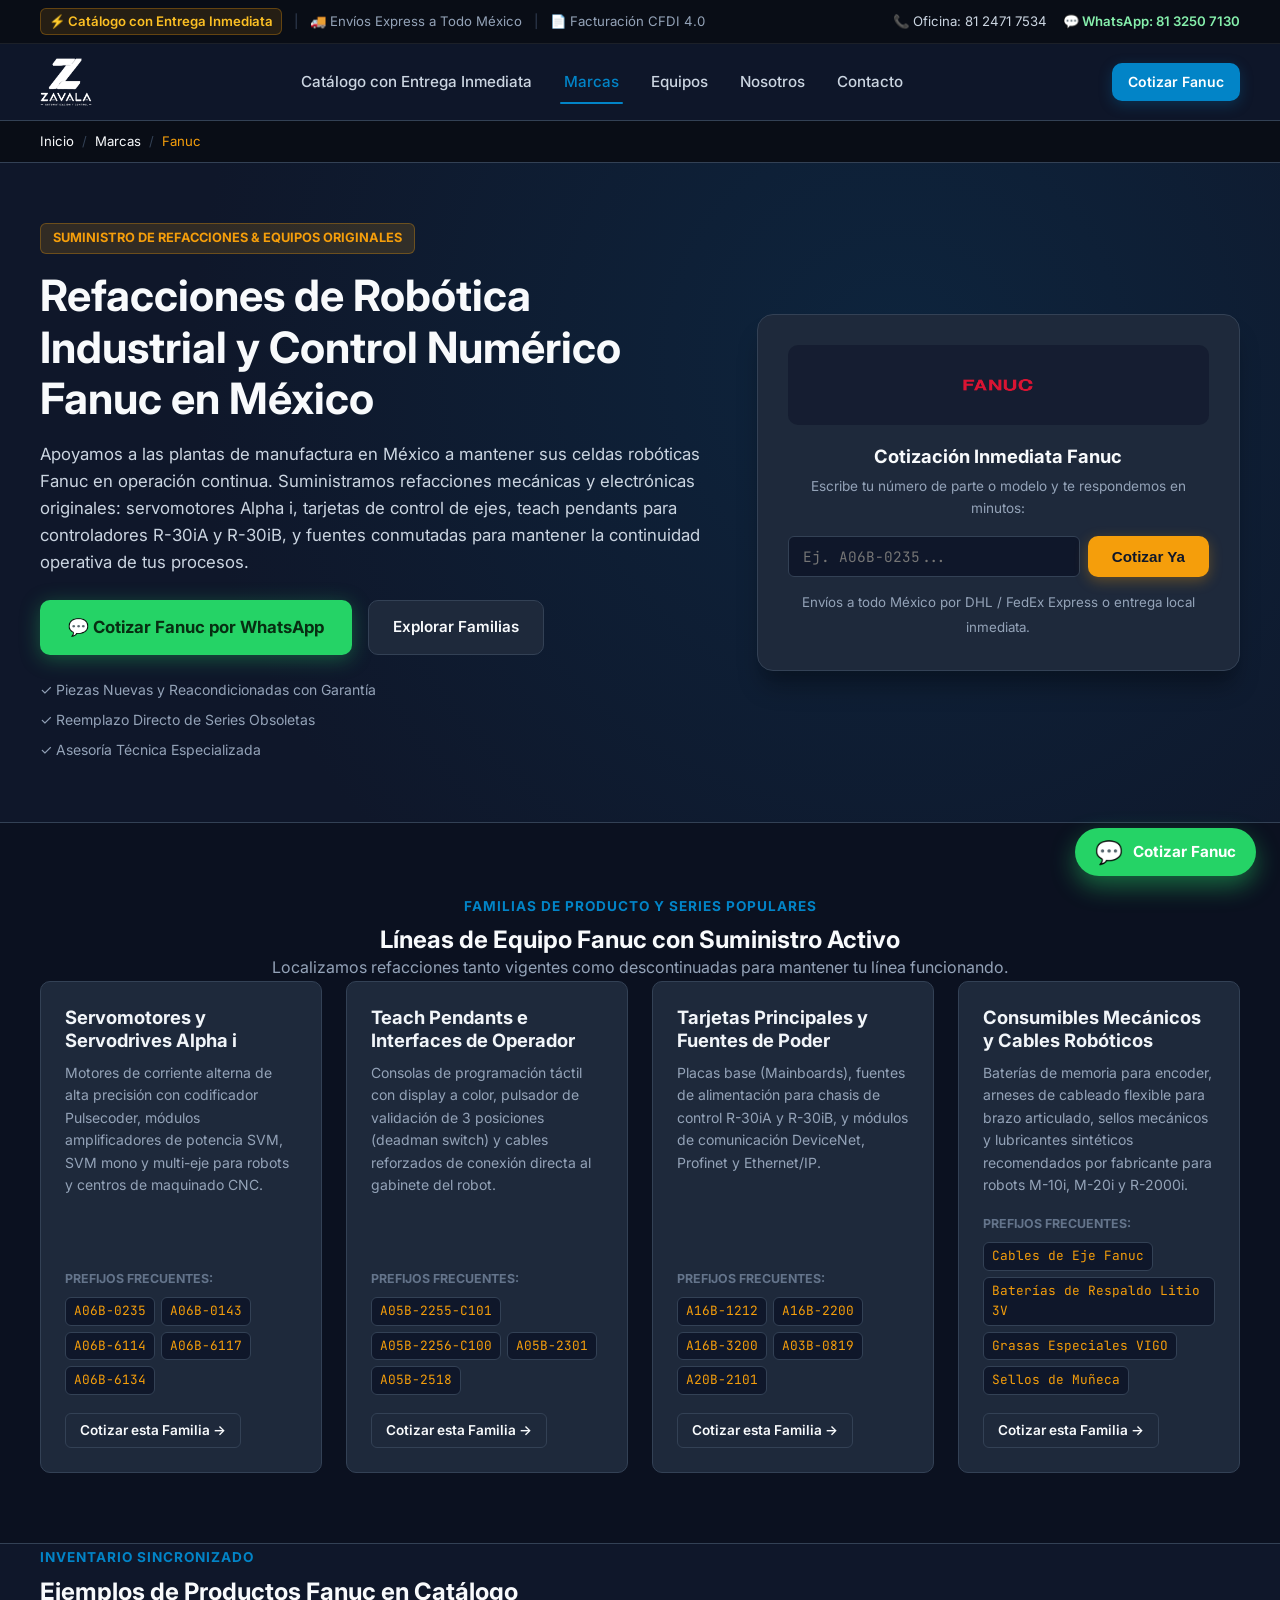
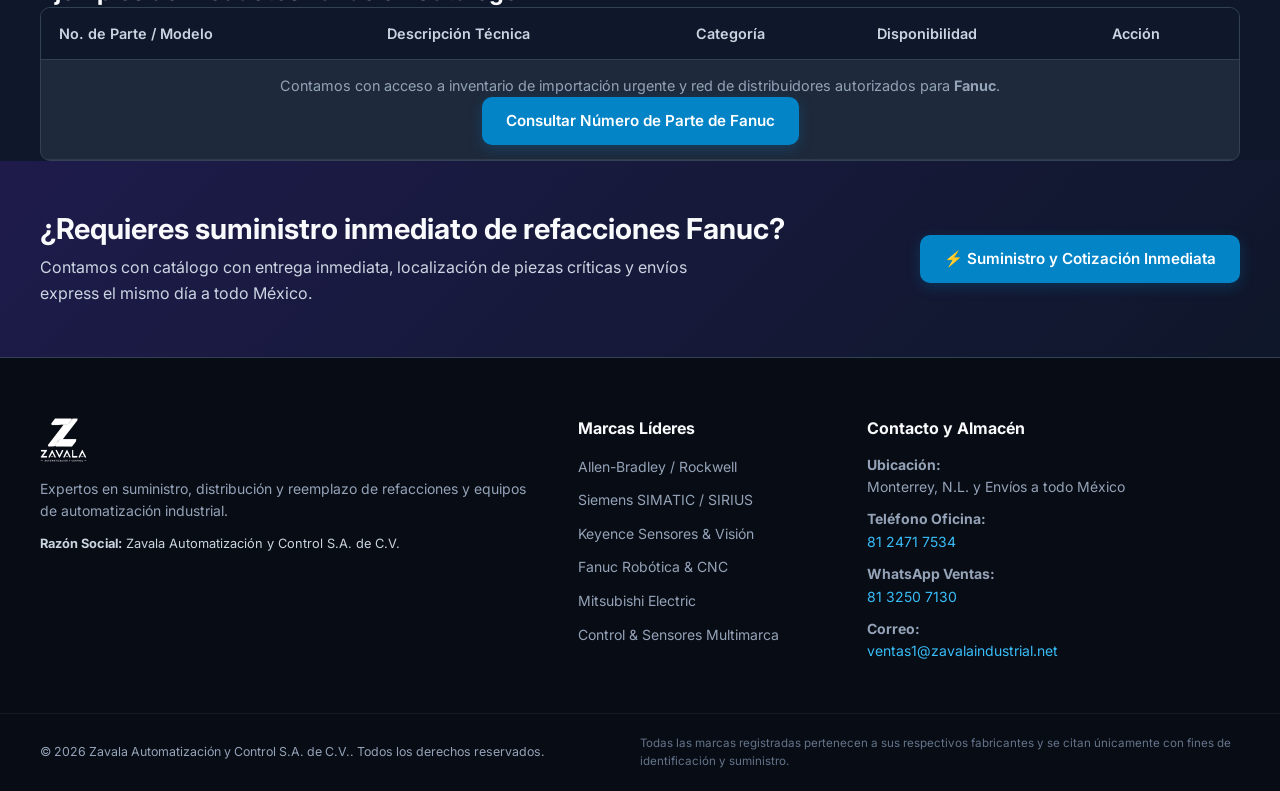
<file: marcas/fanuc.html>
<!DOCTYPE html>
<html lang="es-MX">
<head>
  <meta charset="UTF-8">
  <meta name="viewport" content="width=device-width, initial-scale=1.0">
  <title>Refacciones Fanuc Robótica y CNC México | Servomotores, Teach Pendants, Drives</title>
  <meta name="description" content="Suministro de refacciones Fanuc en México: servomotores A06B, teach pendants A05B, controladores R-30iA, R-30iB, fuentes A16B y tarjetas A03B. Catálogo con entrega inmediata y refacciones descontinuadas con envío a todo México.">
  <link rel="canonical" href="https://zavalaautomatizacionycontrol.com.mx/marcas/fanuc.html">
  <link rel="icon" type="image/png" href="../assets/img/favicon.png">
  <meta property="og:type" content="website">
  <meta property="og:title" content="Refacciones Fanuc Robótica y CNC México | Servomotores, Teach Pendants, Drives">
  <meta property="og:description" content="Suministro de refacciones Fanuc en México: servomotores A06B, teach pendants A05B, controladores R-30iA, R-30iB, fuentes A16B y tarjetas A03B. Catálogo con entrega inmediata y refacciones descontinuadas con envío a todo México.">
  <meta property="og:url" content="https://zavalaautomatizacionycontrol.com.mx/marcas/fanuc.html">
  <meta property="og:image" content="https://zavalaautomatizacionycontrol.com.mx/assets/img/logo-zavala-horizontal.png">
  <link rel="preconnect" href="https://fonts.googleapis.com">
  <link rel="preconnect" href="https://fonts.gstatic.com" crossorigin>
  <link href="https://fonts.googleapis.com/css2?family=Inter:wght@400;500;600;700;800&family=JetBrains+Mono:wght@500;700&display=swap" rel="stylesheet">
  <link rel="stylesheet" href="../assets/css/styles.css">
  <script type="application/ld+json">
  {"@context":"https://schema.org","@graph":[{"@type":"LocalBusiness","name":"Zavala Automatización y Control S.A. de C.V.","telephone":"81 2471 7534","url":"https://zavalaautomatizacionycontrol.com.mx","logo":"https://zavalaautomatizacionycontrol.com.mx/assets/img/logo-zavala-horizontal.png","address":{"@type":"PostalAddress","addressLocality":"Monterrey","addressRegion":"Nuevo León","addressCountry":"MX"}},{"@type":"BreadcrumbList","itemListElement":[{"@type":"ListItem","position":1,"name":"Inicio","item":"https://zavalaautomatizacionycontrol.com.mx/"},{"@type":"ListItem","position":2,"name":"Marcas","item":"https://zavalaautomatizacionycontrol.com.mx/#marcas"},{"@type":"ListItem","position":3,"name":"Fanuc","item":"https://zavalaautomatizacionycontrol.com.mx/marcas/fanuc.html"}]}]}
  </script>
</head>
<body class="page-brand">
  <div class="topbar">
    <div class="container topbar-content">
      <div class="topbar-left">
        <span class="badge-urgent">⚡ Catálogo con Entrega Inmediata</span>
        <span class="divider">|</span>
        <span>🚚 Envíos Express a Todo México</span>
        <span class="divider">|</span>
        <span>📄 Facturación CFDI 4.0</span>
      </div>
      <div class="topbar-right">
        <a href="tel:8124717534" class="topbar-link">📞 Oficina: 81 2471 7534</a>
        <a href="https://wa.me/5218132507130" target="_blank" class="topbar-link topbar-wa">💬 WhatsApp: 81 3250 7130</a>
      </div>
    </div>
  </div>
  <header class="site-header">
    <div class="container header-container">
      <a href="../" class="brand-logo-link">
        <img src="../assets/img/logo-zavala-horizontal.png" alt="Zavala Automatización y Control S.A. de C.V." class="brand-logo" width="220">
      </a>
      <nav class="main-nav">
        <a href="../#catalogo" class="nav-link">Catálogo con Entrega Inmediata</a>
        <a href="../#marcas" class="nav-link active">Marcas</a>
        <a href="../#equipos" class="nav-link">Equipos</a>
        <a href="../#nosotros" class="nav-link">Nosotros</a>
        <a href="../#contacto" class="nav-link">Contacto</a>
      </nav>
      <div class="header-actions">
        <a href="https://wa.me/5218132507130?text=Hola%20Zavala%2C%20requiero%20cotizaci%C3%B3n%20urgente%20de%20equipo%20Fanuc" target="_blank" class="btn btn-primary btn-sm">Cotizar Fanuc</a>
      </div>
    </div>
  </header>
  <div class="breadcrumb-bar">
    <div class="container">
      <ul class="breadcrumbs">
        <li><a href="../">Inicio</a></li>
        <li><a href="../#marcas">Marcas</a></li>
        <li class="active">Fanuc</li>
      </ul>
    </div>
  </div>
  <section class="brand-hero-section">
    <div class="container brand-hero-grid">
      <div class="brand-hero-text">
        <span class="sub-badge">Suministro de Refacciones & Equipos Originales</span>
        <h1>Refacciones de Robótica Industrial y Control Numérico Fanuc en México</h1>
        <p class="lead-text">Apoyamos a las plantas de manufactura en México a mantener sus celdas robóticas Fanuc en operación continua. Suministramos refacciones mecánicas y electrónicas originales: servomotores Alpha i, tarjetas de control de ejes, teach pendants para controladores R-30iA y R-30iB, y fuentes conmutadas para mantener la continuidad operativa de tus procesos.</p>
        <div class="hero-brand-cta">
          <a href="https://wa.me/5218132507130?text=Hola%20Zavala%2C%20requiero%20cotizar%20piezas%20de%20Fanuc" target="_blank" class="btn btn-wa-large">💬 Cotizar Fanuc por WhatsApp</a>
          <a href="#buscador-marca" class="btn btn-secondary">Explorar Familias</a>
        </div>
        <div class="trust-pills">
          <span class="pill-item">✓ Piezas Nuevas y Reacondicionadas con Garantía</span>
          <span class="pill-item">✓ Reemplazo Directo de Series Obsoletas</span>
          <span class="pill-item">✓ Asesoría Técnica Especializada</span>
        </div>
      </div>
      <div class="brand-hero-card">
        <div class="brand-logo-frame">
          <img src="../assets/img/marca-fanuc.png" alt="Logo Fanuc" class="brand-hero-logo">
        </div>
        <div class="quick-rfq-box">
          <h3>Cotización Inmediata Fanuc</h3>
          <p>Escribe tu número de parte o modelo y te respondemos en minutos:</p>
          <div class="quick-input-group">
            <input type="text" id="quick-part-input" placeholder="Ej. A06B-0235..." class="input-part">
            <button type="button" id="btn-quick-rfq" class="btn btn-accent">Cotizar Ya</button>
          </div>
          <small class="text-muted">Envíos a todo México por DHL / FedEx Express o entrega local inmediata.</small>
        </div>
      </div>
    </div>
  </section>
  <section class="section section-families" id="buscador-marca">
    <div class="container">
      <div class="section-header text-center">
        <span class="section-tag">Familias de Producto y Series Populares</span>
        <h2>Líneas de Equipo Fanuc con Suministro Activo</h2>
        <p>Localizamos refacciones tanto vigentes como descontinuadas para mantener tu línea funcionando.</p>
      </div>
      <div class="families-grid">
        <div class="family-card">
          <div class="family-card-header"><h3>Servomotores y Servodrives Alpha i</h3></div>
          <p class="family-desc">Motores de corriente alterna de alta precisión con codificador Pulsecoder, módulos amplificadores de potencia SVM, SVM mono y multi-eje para robots y centros de maquinado CNC.</p>
          <div class="family-prefixes">
            <span class="prefixes-label">Prefijos Frecuentes:</span>
            <div class="tag-cloud"><a href="https://wa.me/5218132507130?text=Hola%20Zavala%2C%20requiero%20cotizaci%C3%B3n%20urgente%20de%20la%20serie%20A06B-0235%20de%20Fanuc" target="_blank" class="prefix-tag">A06B-0235</a><a href="https://wa.me/5218132507130?text=Hola%20Zavala%2C%20requiero%20cotizaci%C3%B3n%20urgente%20de%20la%20serie%20A06B-0143%20de%20Fanuc" target="_blank" class="prefix-tag">A06B-0143</a><a href="https://wa.me/5218132507130?text=Hola%20Zavala%2C%20requiero%20cotizaci%C3%B3n%20urgente%20de%20la%20serie%20A06B-6114%20de%20Fanuc" target="_blank" class="prefix-tag">A06B-6114</a><a href="https://wa.me/5218132507130?text=Hola%20Zavala%2C%20requiero%20cotizaci%C3%B3n%20urgente%20de%20la%20serie%20A06B-6117%20de%20Fanuc" target="_blank" class="prefix-tag">A06B-6117</a><a href="https://wa.me/5218132507130?text=Hola%20Zavala%2C%20requiero%20cotizaci%C3%B3n%20urgente%20de%20la%20serie%20A06B-6134%20de%20Fanuc" target="_blank" class="prefix-tag">A06B-6134</a></div>
          </div>
          <div class="family-card-footer">
            <a href="https://wa.me/5218132507130?text=Hola%20Zavala%2C%20busco%20informaci%C3%B3n%20y%20cotizaci%C3%B3n%20para%20la%20l%C3%ADnea%20Servomotores%20y%20Servodrives%20Alpha%20i%20de%20Fanuc" target="_blank" class="btn btn-outline-sm">Cotizar esta Familia →</a>
          </div>
        </div>
        <div class="family-card">
          <div class="family-card-header"><h3>Teach Pendants e Interfaces de Operador</h3></div>
          <p class="family-desc">Consolas de programación táctil con display a color, pulsador de validación de 3 posiciones (deadman switch) y cables reforzados de conexión directa al gabinete del robot.</p>
          <div class="family-prefixes">
            <span class="prefixes-label">Prefijos Frecuentes:</span>
            <div class="tag-cloud"><a href="https://wa.me/5218132507130?text=Hola%20Zavala%2C%20requiero%20cotizaci%C3%B3n%20urgente%20de%20la%20serie%20A05B-2255-C101%20de%20Fanuc" target="_blank" class="prefix-tag">A05B-2255-C101</a><a href="https://wa.me/5218132507130?text=Hola%20Zavala%2C%20requiero%20cotizaci%C3%B3n%20urgente%20de%20la%20serie%20A05B-2256-C100%20de%20Fanuc" target="_blank" class="prefix-tag">A05B-2256-C100</a><a href="https://wa.me/5218132507130?text=Hola%20Zavala%2C%20requiero%20cotizaci%C3%B3n%20urgente%20de%20la%20serie%20A05B-2301%20de%20Fanuc" target="_blank" class="prefix-tag">A05B-2301</a><a href="https://wa.me/5218132507130?text=Hola%20Zavala%2C%20requiero%20cotizaci%C3%B3n%20urgente%20de%20la%20serie%20A05B-2518%20de%20Fanuc" target="_blank" class="prefix-tag">A05B-2518</a></div>
          </div>
          <div class="family-card-footer">
            <a href="https://wa.me/5218132507130?text=Hola%20Zavala%2C%20busco%20informaci%C3%B3n%20y%20cotizaci%C3%B3n%20para%20la%20l%C3%ADnea%20Teach%20Pendants%20e%20Interfaces%20de%20Operador%20de%20Fanuc" target="_blank" class="btn btn-outline-sm">Cotizar esta Familia →</a>
          </div>
        </div>
        <div class="family-card">
          <div class="family-card-header"><h3>Tarjetas Principales y Fuentes de Poder</h3></div>
          <p class="family-desc">Placas base (Mainboards), fuentes de alimentación para chasis de control R-30iA y R-30iB, y módulos de comunicación DeviceNet, Profinet y Ethernet/IP.</p>
          <div class="family-prefixes">
            <span class="prefixes-label">Prefijos Frecuentes:</span>
            <div class="tag-cloud"><a href="https://wa.me/5218132507130?text=Hola%20Zavala%2C%20requiero%20cotizaci%C3%B3n%20urgente%20de%20la%20serie%20A16B-1212%20de%20Fanuc" target="_blank" class="prefix-tag">A16B-1212</a><a href="https://wa.me/5218132507130?text=Hola%20Zavala%2C%20requiero%20cotizaci%C3%B3n%20urgente%20de%20la%20serie%20A16B-2200%20de%20Fanuc" target="_blank" class="prefix-tag">A16B-2200</a><a href="https://wa.me/5218132507130?text=Hola%20Zavala%2C%20requiero%20cotizaci%C3%B3n%20urgente%20de%20la%20serie%20A16B-3200%20de%20Fanuc" target="_blank" class="prefix-tag">A16B-3200</a><a href="https://wa.me/5218132507130?text=Hola%20Zavala%2C%20requiero%20cotizaci%C3%B3n%20urgente%20de%20la%20serie%20A03B-0819%20de%20Fanuc" target="_blank" class="prefix-tag">A03B-0819</a><a href="https://wa.me/5218132507130?text=Hola%20Zavala%2C%20requiero%20cotizaci%C3%B3n%20urgente%20de%20la%20serie%20A20B-2101%20de%20Fanuc" target="_blank" class="prefix-tag">A20B-2101</a></div>
          </div>
          <div class="family-card-footer">
            <a href="https://wa.me/5218132507130?text=Hola%20Zavala%2C%20busco%20informaci%C3%B3n%20y%20cotizaci%C3%B3n%20para%20la%20l%C3%ADnea%20Tarjetas%20Principales%20y%20Fuentes%20de%20Poder%20de%20Fanuc" target="_blank" class="btn btn-outline-sm">Cotizar esta Familia →</a>
          </div>
        </div>
        <div class="family-card">
          <div class="family-card-header"><h3>Consumibles Mecánicos y Cables Robóticos</h3></div>
          <p class="family-desc">Baterías de memoria para encoder, arneses de cableado flexible para brazo articulado, sellos mecánicos y lubricantes sintéticos recomendados por fabricante para robots M-10i, M-20i y R-2000i.</p>
          <div class="family-prefixes">
            <span class="prefixes-label">Prefijos Frecuentes:</span>
            <div class="tag-cloud"><a href="https://wa.me/5218132507130?text=Hola%20Zavala%2C%20requiero%20cotizaci%C3%B3n%20urgente%20de%20la%20serie%20Cables%20de%20Eje%20Fanuc%20de%20Fanuc" target="_blank" class="prefix-tag">Cables de Eje Fanuc</a><a href="https://wa.me/5218132507130?text=Hola%20Zavala%2C%20requiero%20cotizaci%C3%B3n%20urgente%20de%20la%20serie%20Bater%C3%ADas%20de%20Respaldo%20Litio%203V%20de%20Fanuc" target="_blank" class="prefix-tag">Baterías de Respaldo Litio 3V</a><a href="https://wa.me/5218132507130?text=Hola%20Zavala%2C%20requiero%20cotizaci%C3%B3n%20urgente%20de%20la%20serie%20Grasas%20Especiales%20VIGO%20de%20Fanuc" target="_blank" class="prefix-tag">Grasas Especiales VIGO</a><a href="https://wa.me/5218132507130?text=Hola%20Zavala%2C%20requiero%20cotizaci%C3%B3n%20urgente%20de%20la%20serie%20Sellos%20de%20Mu%C3%B1eca%20de%20Fanuc" target="_blank" class="prefix-tag">Sellos de Muñeca</a></div>
          </div>
          <div class="family-card-footer">
            <a href="https://wa.me/5218132507130?text=Hola%20Zavala%2C%20busco%20informaci%C3%B3n%20y%20cotizaci%C3%B3n%20para%20la%20l%C3%ADnea%20Consumibles%20Mec%C3%A1nicos%20y%20Cables%20Rob%C3%B3ticos%20de%20Fanuc" target="_blank" class="btn btn-outline-sm">Cotizar esta Familia →</a>
          </div>
        </div>
      </div>
    </div>
  </section>
  <section class="section section-catalog-filtered">
    <div class="container">
      <div class="section-header">
        <span class="section-tag">Inventario Sincronizado</span>
        <h2>Ejemplos de Productos Fanuc en Catálogo</h2>
      </div>
      <div class="table-responsive">
        <table class="table-industrial">
          <thead>
            <tr>
              <th>No. de Parte / Modelo</th>
              <th>Descripción Técnica</th>
              <th>Categoría</th>
              <th>Disponibilidad</th>
              <th>Acción</th>
            </tr>
          </thead>
          <tbody>
            <tr>
              <td colspan="5" class="text-center py-4">
                <p>Contamos con acceso a inventario de importación urgente y red de distribuidores autorizados para <strong>Fanuc</strong>.</p>
                <a href="https://wa.me/5218132507130?text=Hola%20Zavala%2C%20tengo%20un%20n%C3%BAmero%20de%20parte%20de%20Fanuc%20para%20cotizar" target="_blank" class="btn btn-primary">Consultar Número de Parte de Fanuc</a>
              </td>
            </tr>
          </tbody>
        </table>
      </div>
    </div>
  </section>
  <section class="section-urgent-banner">
    <div class="container urgent-banner-box">
      <div class="urgent-text">
        <h2>¿Requieres suministro inmediato de refacciones Fanuc?</h2>
        <p>Contamos con catálogo con entrega inmediata, localización de piezas críticas y envíos express el mismo día a todo México.</p>
      </div>
      <div class="urgent-actions">
        <a href="https://wa.me/5218132507130?text=URGENTE%3A%20Cotizaci%C3%B3n%20inmediata%20de%20refacci%C3%B3n%20Fanuc" target="_blank" class="btn btn-primary">⚡ Suministro y Cotización Inmediata</a>
      </div>
    </div>
  </section>
  <footer class="site-footer">
    <div class="container footer-grid">
      <div class="footer-col footer-about">
        <img src="../assets/img/logo-zavala-horizontal.png" alt="Zavala Automatización y Control S.A. de C.V." class="footer-logo" width="200">
        <p>Expertos en suministro, distribución y reemplazo de refacciones y equipos de automatización industrial.</p>
        <p class="company-legal"><strong>Razón Social:</strong> Zavala Automatización y Control S.A. de C.V.</p>
      </div>
      <div class="footer-col">
        <h4>Marcas Líderes</h4>
        <ul class="footer-links">
          <li><a href="allen-bradley.html">Allen-Bradley / Rockwell</a></li>
          <li><a href="siemens.html">Siemens SIMATIC / SIRIUS</a></li>
          <li><a href="keyence.html">Keyence Sensores & Visión</a></li>
          <li><a href="fanuc.html">Fanuc Robótica & CNC</a></li>
          <li><a href="mitsubishi.html">Mitsubishi Electric</a></li>
          <li><a href="control-y-sensores.html">Control & Sensores Multimarca</a></li>
        </ul>
      </div>
      <div class="footer-col">
        <h4>Contacto y Almacén</h4>
        <p class="footer-contact-item"><strong>Ubicación:</strong><br>Monterrey, N.L. y Envíos a todo México</p>
        <p class="footer-contact-item"><strong>Teléfono Oficina:</strong><br><a href="tel:8124717534">81 2471 7534</a></p>
        <p class="footer-contact-item"><strong>WhatsApp Ventas:</strong><br><a href="https://wa.me/5218132507130" target="_blank">81 3250 7130</a></p>
        <p class="footer-contact-item"><strong>Correo:</strong><br><a href="mailto:ventas1@zavalaindustrial.net">ventas1@zavalaindustrial.net</a></p>
      </div>
    </div>
    <div class="footer-bottom">
      <div class="container footer-bottom-content">
        <p>© 2026 Zavala Automatización y Control S.A. de C.V.. Todos los derechos reservados.</p>
        <p class="footer-disclaimer">Todas las marcas registradas pertenecen a sus respectivos fabricantes y se citan únicamente con fines de identificación y suministro.</p>
      </div>
    </div>
  </footer>
  <a href="https://wa.me/5218132507130?text=Hola%20Zavala%2C%20requiero%20cotizaci%C3%B3n%20de%20equipo%20Fanuc" class="wa-floating-btn" target="_blank" aria-label="Contactar por WhatsApp">
    <span class="wa-icon">💬</span>
    <span class="wa-text">Cotizar Fanuc</span>
  </a>
  <script>
    document.getElementById('btn-quick-rfq')?.addEventListener('click', function() {
      const input = document.getElementById('quick-part-input');
      const val = (input?.value || '').trim();
      if (!val) {
        alert('Por favor escribe el modelo o número de parte que necesitas.');
        input?.focus();
        return;
      }
      const msg = `Hola Zavala, requiero cotización inmediata para el número de parte de Fanuc: ${val}. ¿Tienen disponibilidad?`;
      window.open(`https://wa.me/5218132507130?text=${encodeURIComponent(msg)}`, '_blank');
    });
  </script>
</body>
</html>
</file>
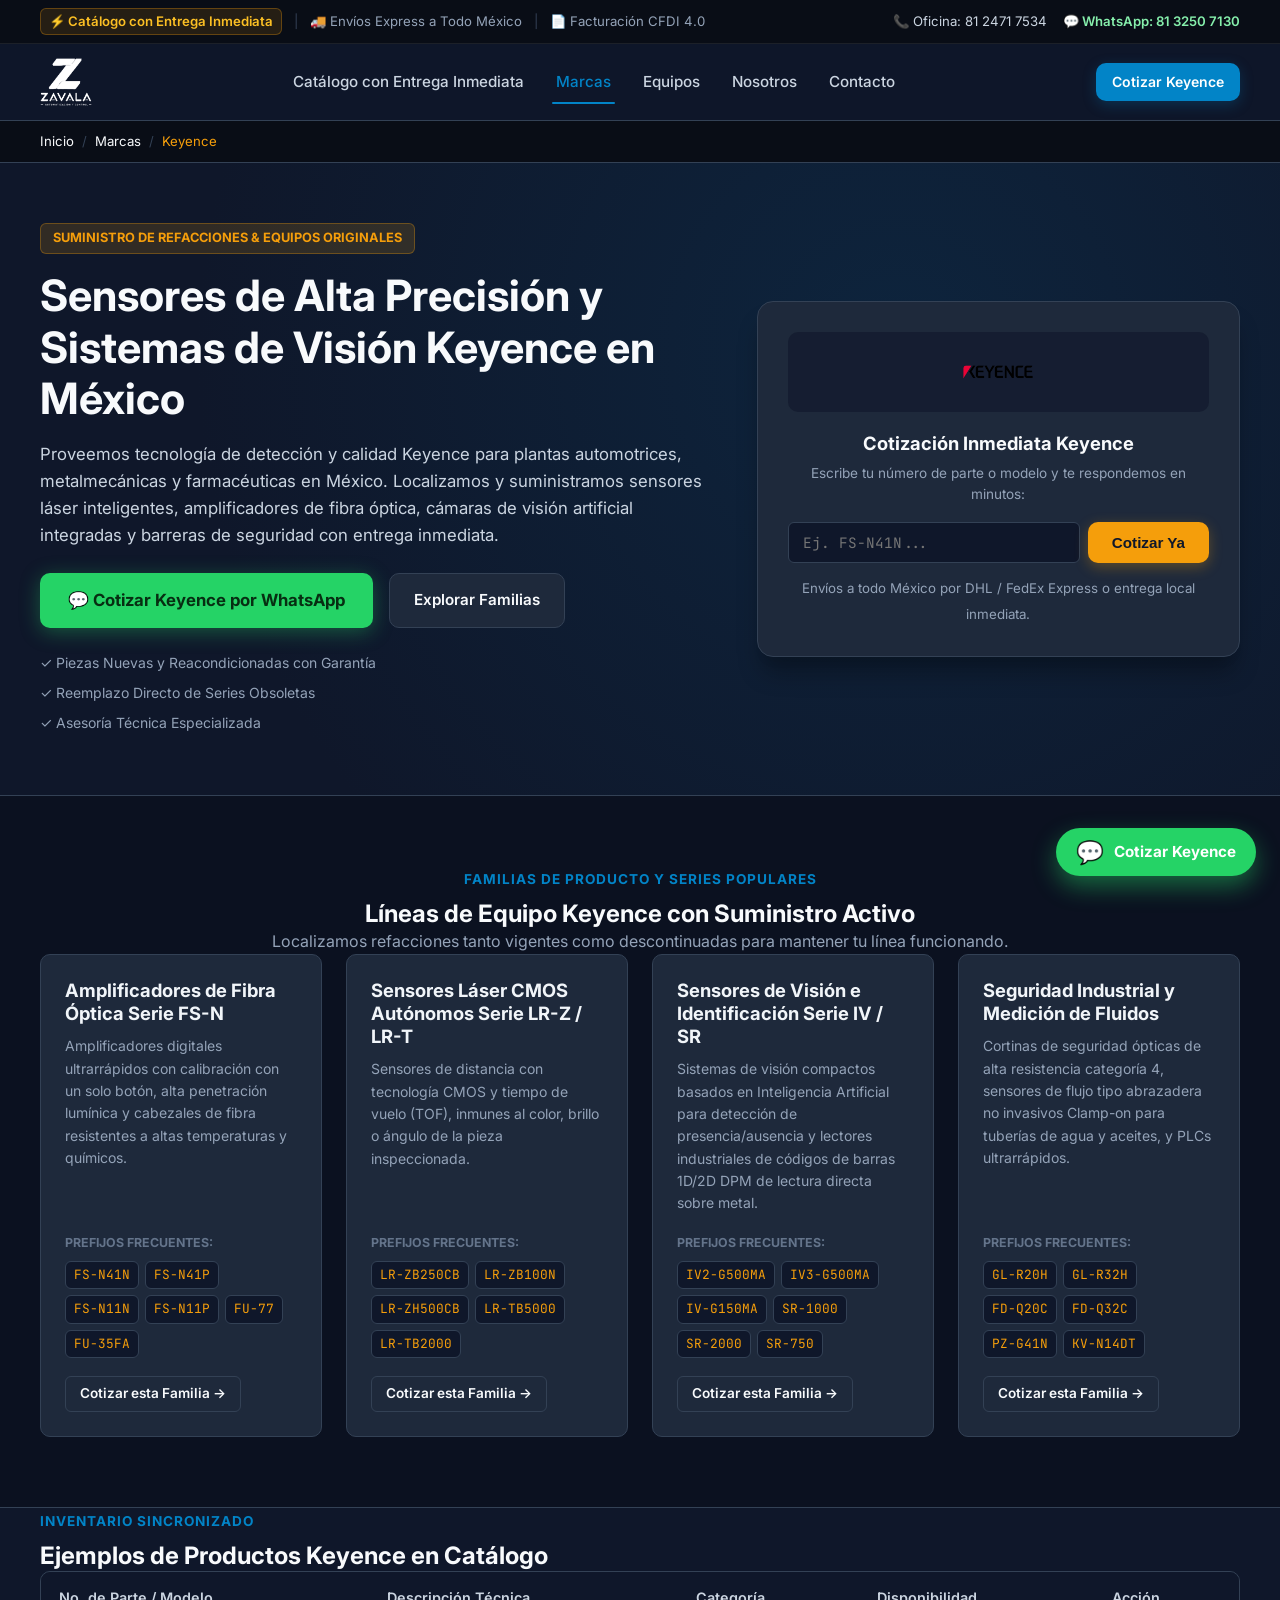
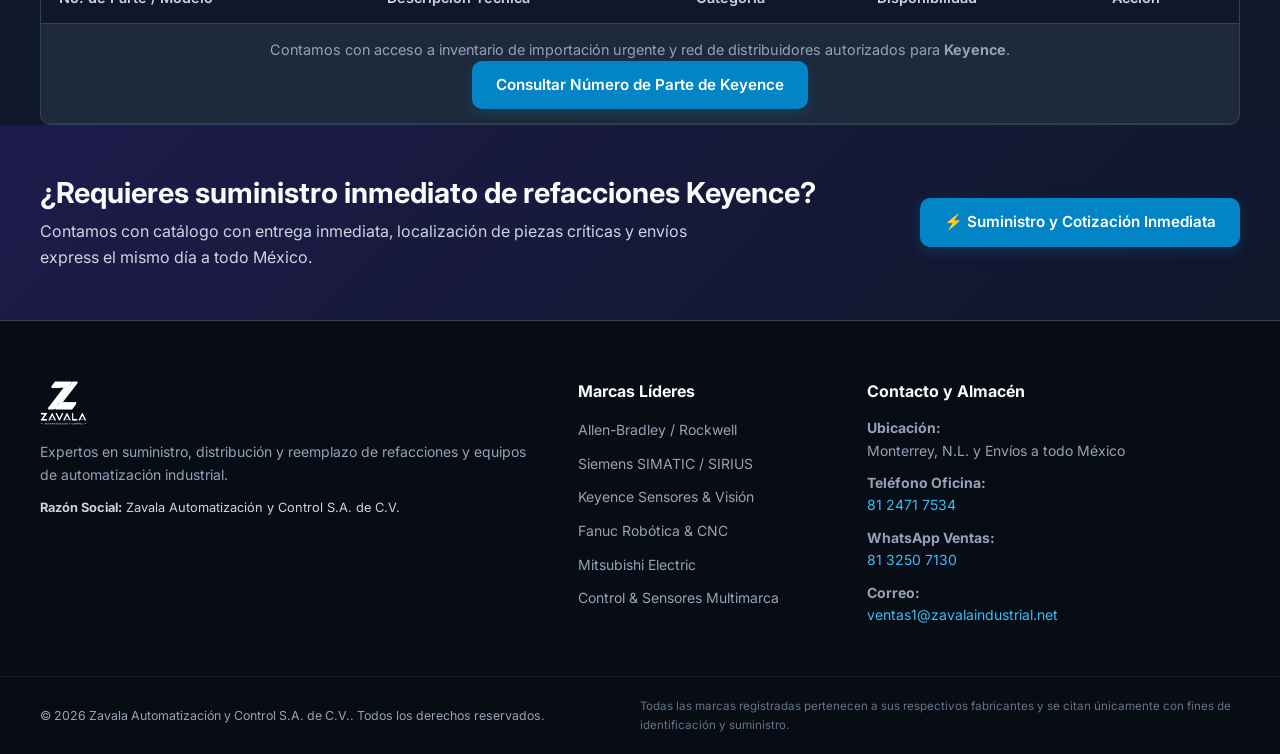
<file: marcas/keyence.html>
<!DOCTYPE html>
<html lang="es-MX">
<head>
  <meta charset="UTF-8">
  <meta name="viewport" content="width=device-width, initial-scale=1.0">
  <title>Sensores Keyence México | Visión Artificial, Sensores Láser y Cortinas de Seguridad</title>
  <meta name="description" content="Venta y suministro de sensores Keyence en México: amplificadores de fibra FS-N41N, sensores láser CMOS LR-ZB250CB, cámaras de visión inteligente IV2 / IV3, lectores de código SR-1000 y cortinas GL-R. Cotización express.">
  <link rel="canonical" href="https://zavalaautomatizacionycontrol.com.mx/marcas/keyence.html">
  <link rel="icon" type="image/png" href="../assets/img/favicon.png">
  <meta property="og:type" content="website">
  <meta property="og:title" content="Sensores Keyence México | Visión Artificial, Sensores Láser y Cortinas de Seguridad">
  <meta property="og:description" content="Venta y suministro de sensores Keyence en México: amplificadores de fibra FS-N41N, sensores láser CMOS LR-ZB250CB, cámaras de visión inteligente IV2 / IV3, lectores de código SR-1000 y cortinas GL-R. Cotización express.">
  <meta property="og:url" content="https://zavalaautomatizacionycontrol.com.mx/marcas/keyence.html">
  <meta property="og:image" content="https://zavalaautomatizacionycontrol.com.mx/assets/img/logo-zavala-horizontal.png">
  <link rel="preconnect" href="https://fonts.googleapis.com">
  <link rel="preconnect" href="https://fonts.gstatic.com" crossorigin>
  <link href="https://fonts.googleapis.com/css2?family=Inter:wght@400;500;600;700;800&family=JetBrains+Mono:wght@500;700&display=swap" rel="stylesheet">
  <link rel="stylesheet" href="../assets/css/styles.css">
  <script type="application/ld+json">
  {"@context":"https://schema.org","@graph":[{"@type":"LocalBusiness","name":"Zavala Automatización y Control S.A. de C.V.","telephone":"81 2471 7534","url":"https://zavalaautomatizacionycontrol.com.mx","logo":"https://zavalaautomatizacionycontrol.com.mx/assets/img/logo-zavala-horizontal.png","address":{"@type":"PostalAddress","addressLocality":"Monterrey","addressRegion":"Nuevo León","addressCountry":"MX"}},{"@type":"BreadcrumbList","itemListElement":[{"@type":"ListItem","position":1,"name":"Inicio","item":"https://zavalaautomatizacionycontrol.com.mx/"},{"@type":"ListItem","position":2,"name":"Marcas","item":"https://zavalaautomatizacionycontrol.com.mx/#marcas"},{"@type":"ListItem","position":3,"name":"Keyence","item":"https://zavalaautomatizacionycontrol.com.mx/marcas/keyence.html"}]}]}
  </script>
</head>
<body class="page-brand">
  <div class="topbar">
    <div class="container topbar-content">
      <div class="topbar-left">
        <span class="badge-urgent">⚡ Catálogo con Entrega Inmediata</span>
        <span class="divider">|</span>
        <span>🚚 Envíos Express a Todo México</span>
        <span class="divider">|</span>
        <span>📄 Facturación CFDI 4.0</span>
      </div>
      <div class="topbar-right">
        <a href="tel:8124717534" class="topbar-link">📞 Oficina: 81 2471 7534</a>
        <a href="https://wa.me/5218132507130" target="_blank" class="topbar-link topbar-wa">💬 WhatsApp: 81 3250 7130</a>
      </div>
    </div>
  </div>
  <header class="site-header">
    <div class="container header-container">
      <a href="../" class="brand-logo-link">
        <img src="../assets/img/logo-zavala-horizontal.png" alt="Zavala Automatización y Control S.A. de C.V." class="brand-logo" width="220">
      </a>
      <nav class="main-nav">
        <a href="../#catalogo" class="nav-link">Catálogo con Entrega Inmediata</a>
        <a href="../#marcas" class="nav-link active">Marcas</a>
        <a href="../#equipos" class="nav-link">Equipos</a>
        <a href="../#nosotros" class="nav-link">Nosotros</a>
        <a href="../#contacto" class="nav-link">Contacto</a>
      </nav>
      <div class="header-actions">
        <a href="https://wa.me/5218132507130?text=Hola%20Zavala%2C%20requiero%20cotizaci%C3%B3n%20urgente%20de%20equipo%20Keyence" target="_blank" class="btn btn-primary btn-sm">Cotizar Keyence</a>
      </div>
    </div>
  </header>
  <div class="breadcrumb-bar">
    <div class="container">
      <ul class="breadcrumbs">
        <li><a href="../">Inicio</a></li>
        <li><a href="../#marcas">Marcas</a></li>
        <li class="active">Keyence</li>
      </ul>
    </div>
  </div>
  <section class="brand-hero-section">
    <div class="container brand-hero-grid">
      <div class="brand-hero-text">
        <span class="sub-badge">Suministro de Refacciones & Equipos Originales</span>
        <h1>Sensores de Alta Precisión y Sistemas de Visión Keyence en México</h1>
        <p class="lead-text">Proveemos tecnología de detección y calidad Keyence para plantas automotrices, metalmecánicas y farmacéuticas en México. Localizamos y suministramos sensores láser inteligentes, amplificadores de fibra óptica, cámaras de visión artificial integradas y barreras de seguridad con entrega inmediata.</p>
        <div class="hero-brand-cta">
          <a href="https://wa.me/5218132507130?text=Hola%20Zavala%2C%20requiero%20cotizar%20piezas%20de%20Keyence" target="_blank" class="btn btn-wa-large">💬 Cotizar Keyence por WhatsApp</a>
          <a href="#buscador-marca" class="btn btn-secondary">Explorar Familias</a>
        </div>
        <div class="trust-pills">
          <span class="pill-item">✓ Piezas Nuevas y Reacondicionadas con Garantía</span>
          <span class="pill-item">✓ Reemplazo Directo de Series Obsoletas</span>
          <span class="pill-item">✓ Asesoría Técnica Especializada</span>
        </div>
      </div>
      <div class="brand-hero-card">
        <div class="brand-logo-frame">
          <img src="../assets/img/marca-keyence.png" alt="Logo Keyence" class="brand-hero-logo">
        </div>
        <div class="quick-rfq-box">
          <h3>Cotización Inmediata Keyence</h3>
          <p>Escribe tu número de parte o modelo y te respondemos en minutos:</p>
          <div class="quick-input-group">
            <input type="text" id="quick-part-input" placeholder="Ej. FS-N41N..." class="input-part">
            <button type="button" id="btn-quick-rfq" class="btn btn-accent">Cotizar Ya</button>
          </div>
          <small class="text-muted">Envíos a todo México por DHL / FedEx Express o entrega local inmediata.</small>
        </div>
      </div>
    </div>
  </section>
  <section class="section section-families" id="buscador-marca">
    <div class="container">
      <div class="section-header text-center">
        <span class="section-tag">Familias de Producto y Series Populares</span>
        <h2>Líneas de Equipo Keyence con Suministro Activo</h2>
        <p>Localizamos refacciones tanto vigentes como descontinuadas para mantener tu línea funcionando.</p>
      </div>
      <div class="families-grid">
        <div class="family-card">
          <div class="family-card-header"><h3>Amplificadores de Fibra Óptica Serie FS-N</h3></div>
          <p class="family-desc">Amplificadores digitales ultrarrápidos con calibración con un solo botón, alta penetración lumínica y cabezales de fibra resistentes a altas temperaturas y químicos.</p>
          <div class="family-prefixes">
            <span class="prefixes-label">Prefijos Frecuentes:</span>
            <div class="tag-cloud"><a href="https://wa.me/5218132507130?text=Hola%20Zavala%2C%20requiero%20cotizaci%C3%B3n%20urgente%20de%20la%20serie%20FS-N41N%20de%20Keyence" target="_blank" class="prefix-tag">FS-N41N</a><a href="https://wa.me/5218132507130?text=Hola%20Zavala%2C%20requiero%20cotizaci%C3%B3n%20urgente%20de%20la%20serie%20FS-N41P%20de%20Keyence" target="_blank" class="prefix-tag">FS-N41P</a><a href="https://wa.me/5218132507130?text=Hola%20Zavala%2C%20requiero%20cotizaci%C3%B3n%20urgente%20de%20la%20serie%20FS-N11N%20de%20Keyence" target="_blank" class="prefix-tag">FS-N11N</a><a href="https://wa.me/5218132507130?text=Hola%20Zavala%2C%20requiero%20cotizaci%C3%B3n%20urgente%20de%20la%20serie%20FS-N11P%20de%20Keyence" target="_blank" class="prefix-tag">FS-N11P</a><a href="https://wa.me/5218132507130?text=Hola%20Zavala%2C%20requiero%20cotizaci%C3%B3n%20urgente%20de%20la%20serie%20FU-77%20de%20Keyence" target="_blank" class="prefix-tag">FU-77</a><a href="https://wa.me/5218132507130?text=Hola%20Zavala%2C%20requiero%20cotizaci%C3%B3n%20urgente%20de%20la%20serie%20FU-35FA%20de%20Keyence" target="_blank" class="prefix-tag">FU-35FA</a></div>
          </div>
          <div class="family-card-footer">
            <a href="https://wa.me/5218132507130?text=Hola%20Zavala%2C%20busco%20informaci%C3%B3n%20y%20cotizaci%C3%B3n%20para%20la%20l%C3%ADnea%20Amplificadores%20de%20Fibra%20%C3%93ptica%20Serie%20FS-N%20de%20Keyence" target="_blank" class="btn btn-outline-sm">Cotizar esta Familia →</a>
          </div>
        </div>
        <div class="family-card">
          <div class="family-card-header"><h3>Sensores Láser CMOS Autónomos Serie LR-Z / LR-T</h3></div>
          <p class="family-desc">Sensores de distancia con tecnología CMOS y tiempo de vuelo (TOF), inmunes al color, brillo o ángulo de la pieza inspeccionada.</p>
          <div class="family-prefixes">
            <span class="prefixes-label">Prefijos Frecuentes:</span>
            <div class="tag-cloud"><a href="https://wa.me/5218132507130?text=Hola%20Zavala%2C%20requiero%20cotizaci%C3%B3n%20urgente%20de%20la%20serie%20LR-ZB250CB%20de%20Keyence" target="_blank" class="prefix-tag">LR-ZB250CB</a><a href="https://wa.me/5218132507130?text=Hola%20Zavala%2C%20requiero%20cotizaci%C3%B3n%20urgente%20de%20la%20serie%20LR-ZB100N%20de%20Keyence" target="_blank" class="prefix-tag">LR-ZB100N</a><a href="https://wa.me/5218132507130?text=Hola%20Zavala%2C%20requiero%20cotizaci%C3%B3n%20urgente%20de%20la%20serie%20LR-ZH500CB%20de%20Keyence" target="_blank" class="prefix-tag">LR-ZH500CB</a><a href="https://wa.me/5218132507130?text=Hola%20Zavala%2C%20requiero%20cotizaci%C3%B3n%20urgente%20de%20la%20serie%20LR-TB5000%20de%20Keyence" target="_blank" class="prefix-tag">LR-TB5000</a><a href="https://wa.me/5218132507130?text=Hola%20Zavala%2C%20requiero%20cotizaci%C3%B3n%20urgente%20de%20la%20serie%20LR-TB2000%20de%20Keyence" target="_blank" class="prefix-tag">LR-TB2000</a></div>
          </div>
          <div class="family-card-footer">
            <a href="https://wa.me/5218132507130?text=Hola%20Zavala%2C%20busco%20informaci%C3%B3n%20y%20cotizaci%C3%B3n%20para%20la%20l%C3%ADnea%20Sensores%20L%C3%A1ser%20CMOS%20Aut%C3%B3nomos%20Serie%20LR-Z%20/%20LR-T%20de%20Keyence" target="_blank" class="btn btn-outline-sm">Cotizar esta Familia →</a>
          </div>
        </div>
        <div class="family-card">
          <div class="family-card-header"><h3>Sensores de Visión e Identificación Serie IV / SR</h3></div>
          <p class="family-desc">Sistemas de visión compactos basados en Inteligencia Artificial para detección de presencia/ausencia y lectores industriales de códigos de barras 1D/2D DPM de lectura directa sobre metal.</p>
          <div class="family-prefixes">
            <span class="prefixes-label">Prefijos Frecuentes:</span>
            <div class="tag-cloud"><a href="https://wa.me/5218132507130?text=Hola%20Zavala%2C%20requiero%20cotizaci%C3%B3n%20urgente%20de%20la%20serie%20IV2-G500MA%20de%20Keyence" target="_blank" class="prefix-tag">IV2-G500MA</a><a href="https://wa.me/5218132507130?text=Hola%20Zavala%2C%20requiero%20cotizaci%C3%B3n%20urgente%20de%20la%20serie%20IV3-G500MA%20de%20Keyence" target="_blank" class="prefix-tag">IV3-G500MA</a><a href="https://wa.me/5218132507130?text=Hola%20Zavala%2C%20requiero%20cotizaci%C3%B3n%20urgente%20de%20la%20serie%20IV-G150MA%20de%20Keyence" target="_blank" class="prefix-tag">IV-G150MA</a><a href="https://wa.me/5218132507130?text=Hola%20Zavala%2C%20requiero%20cotizaci%C3%B3n%20urgente%20de%20la%20serie%20SR-1000%20de%20Keyence" target="_blank" class="prefix-tag">SR-1000</a><a href="https://wa.me/5218132507130?text=Hola%20Zavala%2C%20requiero%20cotizaci%C3%B3n%20urgente%20de%20la%20serie%20SR-2000%20de%20Keyence" target="_blank" class="prefix-tag">SR-2000</a><a href="https://wa.me/5218132507130?text=Hola%20Zavala%2C%20requiero%20cotizaci%C3%B3n%20urgente%20de%20la%20serie%20SR-750%20de%20Keyence" target="_blank" class="prefix-tag">SR-750</a></div>
          </div>
          <div class="family-card-footer">
            <a href="https://wa.me/5218132507130?text=Hola%20Zavala%2C%20busco%20informaci%C3%B3n%20y%20cotizaci%C3%B3n%20para%20la%20l%C3%ADnea%20Sensores%20de%20Visi%C3%B3n%20e%20Identificaci%C3%B3n%20Serie%20IV%20/%20SR%20de%20Keyence" target="_blank" class="btn btn-outline-sm">Cotizar esta Familia →</a>
          </div>
        </div>
        <div class="family-card">
          <div class="family-card-header"><h3>Seguridad Industrial y Medición de Fluidos</h3></div>
          <p class="family-desc">Cortinas de seguridad ópticas de alta resistencia categoría 4, sensores de flujo tipo abrazadera no invasivos Clamp-on para tuberías de agua y aceites, y PLCs ultrarrápidos.</p>
          <div class="family-prefixes">
            <span class="prefixes-label">Prefijos Frecuentes:</span>
            <div class="tag-cloud"><a href="https://wa.me/5218132507130?text=Hola%20Zavala%2C%20requiero%20cotizaci%C3%B3n%20urgente%20de%20la%20serie%20GL-R20H%20de%20Keyence" target="_blank" class="prefix-tag">GL-R20H</a><a href="https://wa.me/5218132507130?text=Hola%20Zavala%2C%20requiero%20cotizaci%C3%B3n%20urgente%20de%20la%20serie%20GL-R32H%20de%20Keyence" target="_blank" class="prefix-tag">GL-R32H</a><a href="https://wa.me/5218132507130?text=Hola%20Zavala%2C%20requiero%20cotizaci%C3%B3n%20urgente%20de%20la%20serie%20FD-Q20C%20de%20Keyence" target="_blank" class="prefix-tag">FD-Q20C</a><a href="https://wa.me/5218132507130?text=Hola%20Zavala%2C%20requiero%20cotizaci%C3%B3n%20urgente%20de%20la%20serie%20FD-Q32C%20de%20Keyence" target="_blank" class="prefix-tag">FD-Q32C</a><a href="https://wa.me/5218132507130?text=Hola%20Zavala%2C%20requiero%20cotizaci%C3%B3n%20urgente%20de%20la%20serie%20PZ-G41N%20de%20Keyence" target="_blank" class="prefix-tag">PZ-G41N</a><a href="https://wa.me/5218132507130?text=Hola%20Zavala%2C%20requiero%20cotizaci%C3%B3n%20urgente%20de%20la%20serie%20KV-N14DT%20de%20Keyence" target="_blank" class="prefix-tag">KV-N14DT</a></div>
          </div>
          <div class="family-card-footer">
            <a href="https://wa.me/5218132507130?text=Hola%20Zavala%2C%20busco%20informaci%C3%B3n%20y%20cotizaci%C3%B3n%20para%20la%20l%C3%ADnea%20Seguridad%20Industrial%20y%20Medici%C3%B3n%20de%20Fluidos%20de%20Keyence" target="_blank" class="btn btn-outline-sm">Cotizar esta Familia →</a>
          </div>
        </div>
      </div>
    </div>
  </section>
  <section class="section section-catalog-filtered">
    <div class="container">
      <div class="section-header">
        <span class="section-tag">Inventario Sincronizado</span>
        <h2>Ejemplos de Productos Keyence en Catálogo</h2>
      </div>
      <div class="table-responsive">
        <table class="table-industrial">
          <thead>
            <tr>
              <th>No. de Parte / Modelo</th>
              <th>Descripción Técnica</th>
              <th>Categoría</th>
              <th>Disponibilidad</th>
              <th>Acción</th>
            </tr>
          </thead>
          <tbody>
            <tr>
              <td colspan="5" class="text-center py-4">
                <p>Contamos con acceso a inventario de importación urgente y red de distribuidores autorizados para <strong>Keyence</strong>.</p>
                <a href="https://wa.me/5218132507130?text=Hola%20Zavala%2C%20tengo%20un%20n%C3%BAmero%20de%20parte%20de%20Keyence%20para%20cotizar" target="_blank" class="btn btn-primary">Consultar Número de Parte de Keyence</a>
              </td>
            </tr>
          </tbody>
        </table>
      </div>
    </div>
  </section>
  <section class="section-urgent-banner">
    <div class="container urgent-banner-box">
      <div class="urgent-text">
        <h2>¿Requieres suministro inmediato de refacciones Keyence?</h2>
        <p>Contamos con catálogo con entrega inmediata, localización de piezas críticas y envíos express el mismo día a todo México.</p>
      </div>
      <div class="urgent-actions">
        <a href="https://wa.me/5218132507130?text=URGENTE%3A%20Cotizaci%C3%B3n%20inmediata%20de%20refacci%C3%B3n%20Keyence" target="_blank" class="btn btn-primary">⚡ Suministro y Cotización Inmediata</a>
      </div>
    </div>
  </section>
  <footer class="site-footer">
    <div class="container footer-grid">
      <div class="footer-col footer-about">
        <img src="../assets/img/logo-zavala-horizontal.png" alt="Zavala Automatización y Control S.A. de C.V." class="footer-logo" width="200">
        <p>Expertos en suministro, distribución y reemplazo de refacciones y equipos de automatización industrial.</p>
        <p class="company-legal"><strong>Razón Social:</strong> Zavala Automatización y Control S.A. de C.V.</p>
      </div>
      <div class="footer-col">
        <h4>Marcas Líderes</h4>
        <ul class="footer-links">
          <li><a href="allen-bradley.html">Allen-Bradley / Rockwell</a></li>
          <li><a href="siemens.html">Siemens SIMATIC / SIRIUS</a></li>
          <li><a href="keyence.html">Keyence Sensores & Visión</a></li>
          <li><a href="fanuc.html">Fanuc Robótica & CNC</a></li>
          <li><a href="mitsubishi.html">Mitsubishi Electric</a></li>
          <li><a href="control-y-sensores.html">Control & Sensores Multimarca</a></li>
        </ul>
      </div>
      <div class="footer-col">
        <h4>Contacto y Almacén</h4>
        <p class="footer-contact-item"><strong>Ubicación:</strong><br>Monterrey, N.L. y Envíos a todo México</p>
        <p class="footer-contact-item"><strong>Teléfono Oficina:</strong><br><a href="tel:8124717534">81 2471 7534</a></p>
        <p class="footer-contact-item"><strong>WhatsApp Ventas:</strong><br><a href="https://wa.me/5218132507130" target="_blank">81 3250 7130</a></p>
        <p class="footer-contact-item"><strong>Correo:</strong><br><a href="mailto:ventas1@zavalaindustrial.net">ventas1@zavalaindustrial.net</a></p>
      </div>
    </div>
    <div class="footer-bottom">
      <div class="container footer-bottom-content">
        <p>© 2026 Zavala Automatización y Control S.A. de C.V.. Todos los derechos reservados.</p>
        <p class="footer-disclaimer">Todas las marcas registradas pertenecen a sus respectivos fabricantes y se citan únicamente con fines de identificación y suministro.</p>
      </div>
    </div>
  </footer>
  <a href="https://wa.me/5218132507130?text=Hola%20Zavala%2C%20requiero%20cotizaci%C3%B3n%20de%20equipo%20Keyence" class="wa-floating-btn" target="_blank" aria-label="Contactar por WhatsApp">
    <span class="wa-icon">💬</span>
    <span class="wa-text">Cotizar Keyence</span>
  </a>
  <script>
    document.getElementById('btn-quick-rfq')?.addEventListener('click', function() {
      const input = document.getElementById('quick-part-input');
      const val = (input?.value || '').trim();
      if (!val) {
        alert('Por favor escribe el modelo o número de parte que necesitas.');
        input?.focus();
        return;
      }
      const msg = `Hola Zavala, requiero cotización inmediata para el número de parte de Keyence: ${val}. ¿Tienen disponibilidad?`;
      window.open(`https://wa.me/5218132507130?text=${encodeURIComponent(msg)}`, '_blank');
    });
  </script>
</body>
</html>
</file>
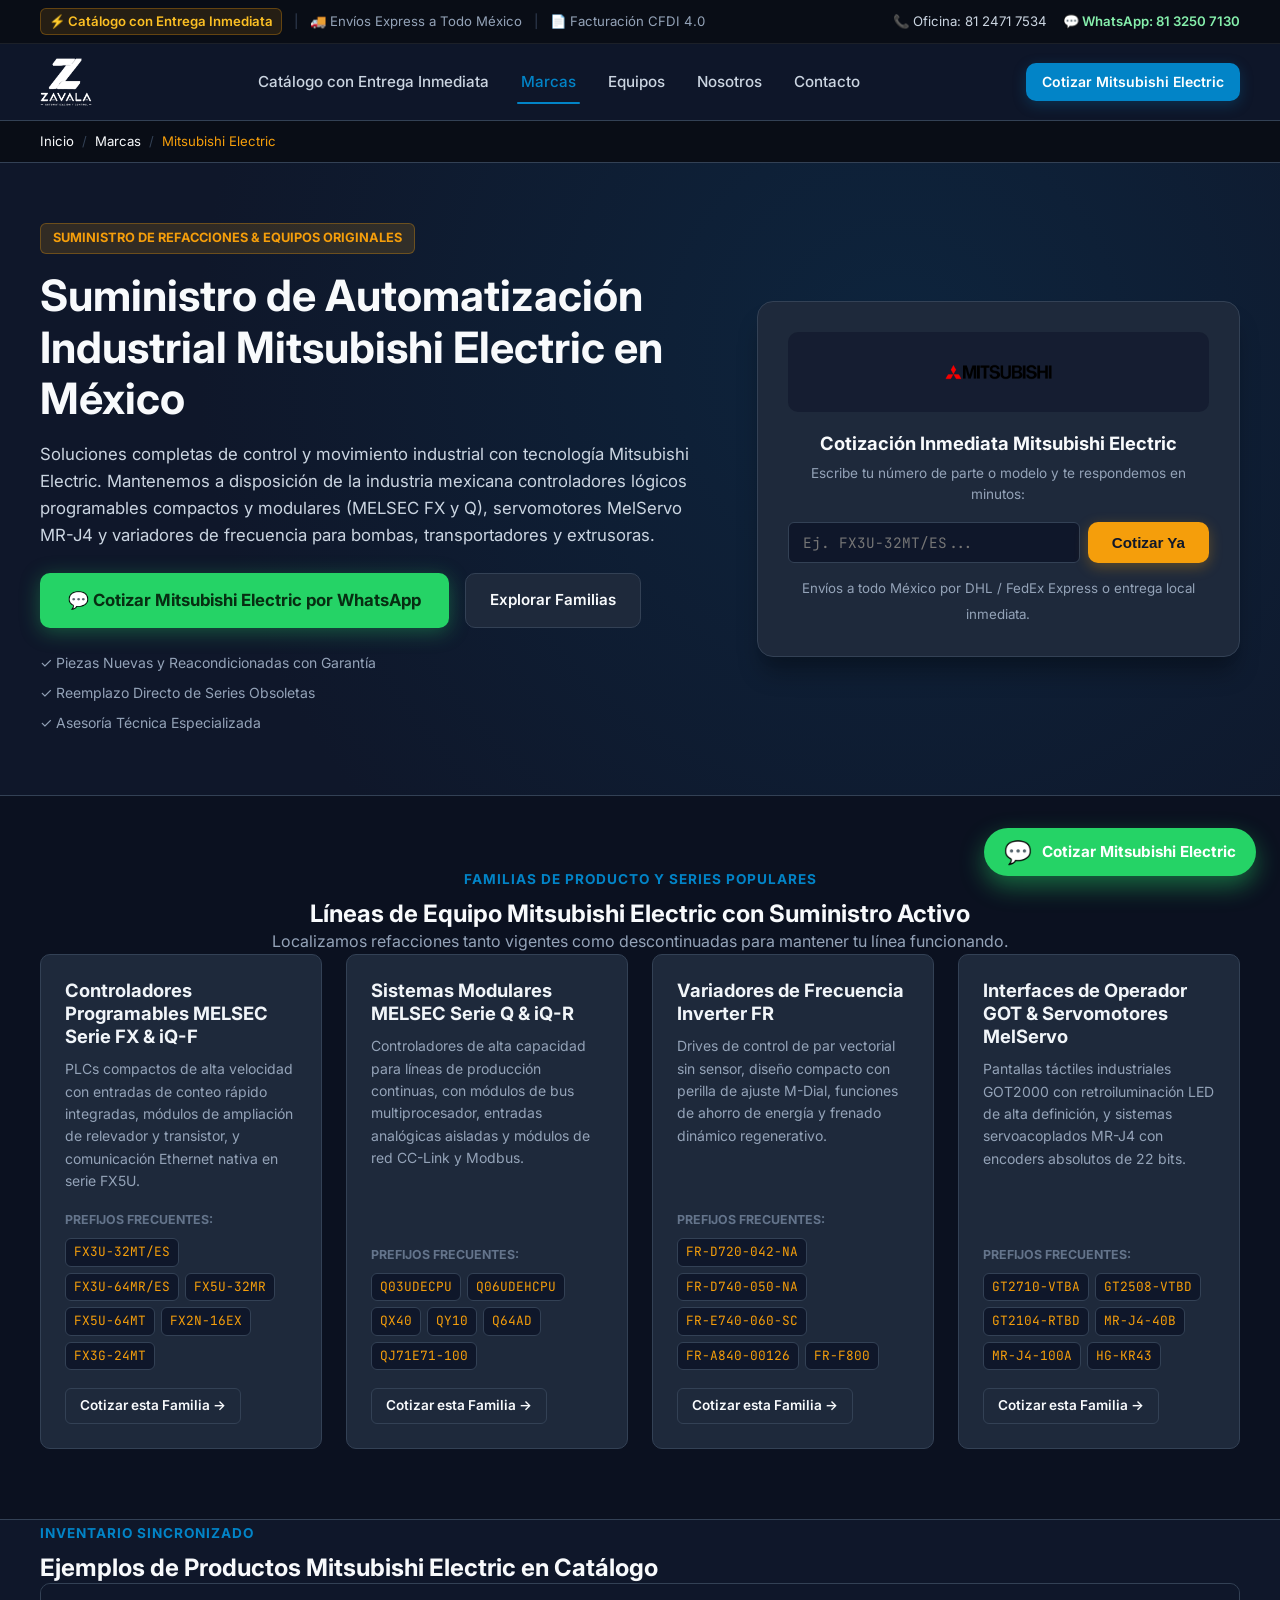
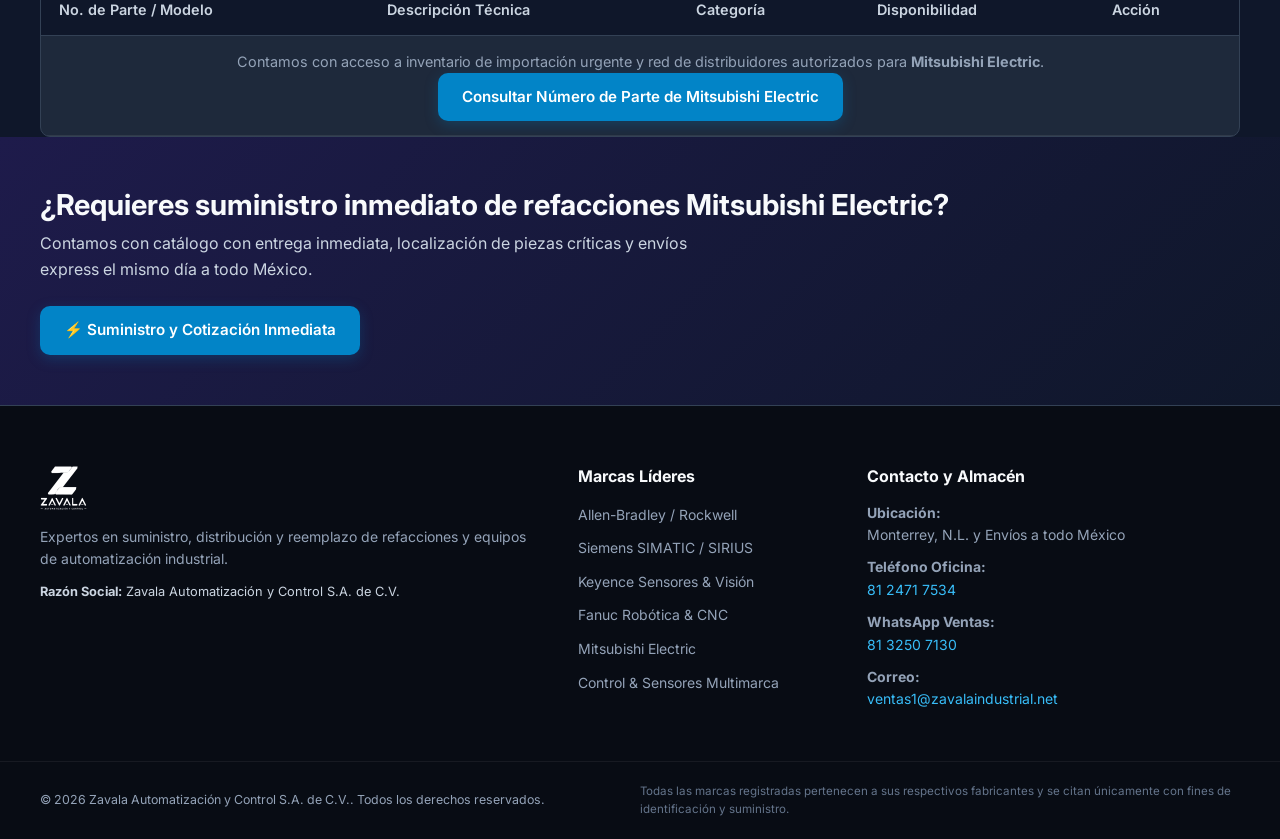
<file: marcas/mitsubishi.html>
<!DOCTYPE html>
<html lang="es-MX">
<head>
  <meta charset="UTF-8">
  <meta name="viewport" content="width=device-width, initial-scale=1.0">
  <title>Mitsubishi Electric Automatización México | PLCs MELSEC, Variadores FR, HMIs GOT</title>
  <meta name="description" content="Distribución y suministro de equipo Mitsubishi Electric en México: PLCs MELSEC Serie FX3U, FX5U, serie Q, variadores de frecuencia FR-D700, FR-E700, FR-A800 y pantallas GOT2000. Envío express.">
  <link rel="canonical" href="https://zavalaautomatizacionycontrol.com.mx/marcas/mitsubishi.html">
  <link rel="icon" type="image/png" href="../assets/img/favicon.png">
  <meta property="og:type" content="website">
  <meta property="og:title" content="Mitsubishi Electric Automatización México | PLCs MELSEC, Variadores FR, HMIs GOT">
  <meta property="og:description" content="Distribución y suministro de equipo Mitsubishi Electric en México: PLCs MELSEC Serie FX3U, FX5U, serie Q, variadores de frecuencia FR-D700, FR-E700, FR-A800 y pantallas GOT2000. Envío express.">
  <meta property="og:url" content="https://zavalaautomatizacionycontrol.com.mx/marcas/mitsubishi.html">
  <meta property="og:image" content="https://zavalaautomatizacionycontrol.com.mx/assets/img/logo-zavala-horizontal.png">
  <link rel="preconnect" href="https://fonts.googleapis.com">
  <link rel="preconnect" href="https://fonts.gstatic.com" crossorigin>
  <link href="https://fonts.googleapis.com/css2?family=Inter:wght@400;500;600;700;800&family=JetBrains+Mono:wght@500;700&display=swap" rel="stylesheet">
  <link rel="stylesheet" href="../assets/css/styles.css">
  <script type="application/ld+json">
  {"@context":"https://schema.org","@graph":[{"@type":"LocalBusiness","name":"Zavala Automatización y Control S.A. de C.V.","telephone":"81 2471 7534","url":"https://zavalaautomatizacionycontrol.com.mx","logo":"https://zavalaautomatizacionycontrol.com.mx/assets/img/logo-zavala-horizontal.png","address":{"@type":"PostalAddress","addressLocality":"Monterrey","addressRegion":"Nuevo León","addressCountry":"MX"}},{"@type":"BreadcrumbList","itemListElement":[{"@type":"ListItem","position":1,"name":"Inicio","item":"https://zavalaautomatizacionycontrol.com.mx/"},{"@type":"ListItem","position":2,"name":"Marcas","item":"https://zavalaautomatizacionycontrol.com.mx/#marcas"},{"@type":"ListItem","position":3,"name":"Mitsubishi Electric","item":"https://zavalaautomatizacionycontrol.com.mx/marcas/mitsubishi.html"}]}]}
  </script>
</head>
<body class="page-brand">
  <div class="topbar">
    <div class="container topbar-content">
      <div class="topbar-left">
        <span class="badge-urgent">⚡ Catálogo con Entrega Inmediata</span>
        <span class="divider">|</span>
        <span>🚚 Envíos Express a Todo México</span>
        <span class="divider">|</span>
        <span>📄 Facturación CFDI 4.0</span>
      </div>
      <div class="topbar-right">
        <a href="tel:8124717534" class="topbar-link">📞 Oficina: 81 2471 7534</a>
        <a href="https://wa.me/5218132507130" target="_blank" class="topbar-link topbar-wa">💬 WhatsApp: 81 3250 7130</a>
      </div>
    </div>
  </div>
  <header class="site-header">
    <div class="container header-container">
      <a href="../" class="brand-logo-link">
        <img src="../assets/img/logo-zavala-horizontal.png" alt="Zavala Automatización y Control S.A. de C.V." class="brand-logo" width="220">
      </a>
      <nav class="main-nav">
        <a href="../#catalogo" class="nav-link">Catálogo con Entrega Inmediata</a>
        <a href="../#marcas" class="nav-link active">Marcas</a>
        <a href="../#equipos" class="nav-link">Equipos</a>
        <a href="../#nosotros" class="nav-link">Nosotros</a>
        <a href="../#contacto" class="nav-link">Contacto</a>
      </nav>
      <div class="header-actions">
        <a href="https://wa.me/5218132507130?text=Hola%20Zavala%2C%20requiero%20cotizaci%C3%B3n%20urgente%20de%20equipo%20Mitsubishi%20Electric" target="_blank" class="btn btn-primary btn-sm">Cotizar Mitsubishi Electric</a>
      </div>
    </div>
  </header>
  <div class="breadcrumb-bar">
    <div class="container">
      <ul class="breadcrumbs">
        <li><a href="../">Inicio</a></li>
        <li><a href="../#marcas">Marcas</a></li>
        <li class="active">Mitsubishi Electric</li>
      </ul>
    </div>
  </div>
  <section class="brand-hero-section">
    <div class="container brand-hero-grid">
      <div class="brand-hero-text">
        <span class="sub-badge">Suministro de Refacciones & Equipos Originales</span>
        <h1>Suministro de Automatización Industrial Mitsubishi Electric en México</h1>
        <p class="lead-text">Soluciones completas de control y movimiento industrial con tecnología Mitsubishi Electric. Mantenemos a disposición de la industria mexicana controladores lógicos programables compactos y modulares (MELSEC FX y Q), servomotores MelServo MR-J4 y variadores de frecuencia para bombas, transportadores y extrusoras.</p>
        <div class="hero-brand-cta">
          <a href="https://wa.me/5218132507130?text=Hola%20Zavala%2C%20requiero%20cotizar%20piezas%20de%20Mitsubishi%20Electric" target="_blank" class="btn btn-wa-large">💬 Cotizar Mitsubishi Electric por WhatsApp</a>
          <a href="#buscador-marca" class="btn btn-secondary">Explorar Familias</a>
        </div>
        <div class="trust-pills">
          <span class="pill-item">✓ Piezas Nuevas y Reacondicionadas con Garantía</span>
          <span class="pill-item">✓ Reemplazo Directo de Series Obsoletas</span>
          <span class="pill-item">✓ Asesoría Técnica Especializada</span>
        </div>
      </div>
      <div class="brand-hero-card">
        <div class="brand-logo-frame">
          <img src="../assets/img/marca-mitsubishi.png" alt="Logo Mitsubishi Electric" class="brand-hero-logo">
        </div>
        <div class="quick-rfq-box">
          <h3>Cotización Inmediata Mitsubishi Electric</h3>
          <p>Escribe tu número de parte o modelo y te respondemos en minutos:</p>
          <div class="quick-input-group">
            <input type="text" id="quick-part-input" placeholder="Ej. FX3U-32MT/ES..." class="input-part">
            <button type="button" id="btn-quick-rfq" class="btn btn-accent">Cotizar Ya</button>
          </div>
          <small class="text-muted">Envíos a todo México por DHL / FedEx Express o entrega local inmediata.</small>
        </div>
      </div>
    </div>
  </section>
  <section class="section section-families" id="buscador-marca">
    <div class="container">
      <div class="section-header text-center">
        <span class="section-tag">Familias de Producto y Series Populares</span>
        <h2>Líneas de Equipo Mitsubishi Electric con Suministro Activo</h2>
        <p>Localizamos refacciones tanto vigentes como descontinuadas para mantener tu línea funcionando.</p>
      </div>
      <div class="families-grid">
        <div class="family-card">
          <div class="family-card-header"><h3>Controladores Programables MELSEC Serie FX & iQ-F</h3></div>
          <p class="family-desc">PLCs compactos de alta velocidad con entradas de conteo rápido integradas, módulos de ampliación de relevador y transistor, y comunicación Ethernet nativa en serie FX5U.</p>
          <div class="family-prefixes">
            <span class="prefixes-label">Prefijos Frecuentes:</span>
            <div class="tag-cloud"><a href="https://wa.me/5218132507130?text=Hola%20Zavala%2C%20requiero%20cotizaci%C3%B3n%20urgente%20de%20la%20serie%20FX3U-32MT/ES%20de%20Mitsubishi%20Electric" target="_blank" class="prefix-tag">FX3U-32MT/ES</a><a href="https://wa.me/5218132507130?text=Hola%20Zavala%2C%20requiero%20cotizaci%C3%B3n%20urgente%20de%20la%20serie%20FX3U-64MR/ES%20de%20Mitsubishi%20Electric" target="_blank" class="prefix-tag">FX3U-64MR/ES</a><a href="https://wa.me/5218132507130?text=Hola%20Zavala%2C%20requiero%20cotizaci%C3%B3n%20urgente%20de%20la%20serie%20FX5U-32MR%20de%20Mitsubishi%20Electric" target="_blank" class="prefix-tag">FX5U-32MR</a><a href="https://wa.me/5218132507130?text=Hola%20Zavala%2C%20requiero%20cotizaci%C3%B3n%20urgente%20de%20la%20serie%20FX5U-64MT%20de%20Mitsubishi%20Electric" target="_blank" class="prefix-tag">FX5U-64MT</a><a href="https://wa.me/5218132507130?text=Hola%20Zavala%2C%20requiero%20cotizaci%C3%B3n%20urgente%20de%20la%20serie%20FX2N-16EX%20de%20Mitsubishi%20Electric" target="_blank" class="prefix-tag">FX2N-16EX</a><a href="https://wa.me/5218132507130?text=Hola%20Zavala%2C%20requiero%20cotizaci%C3%B3n%20urgente%20de%20la%20serie%20FX3G-24MT%20de%20Mitsubishi%20Electric" target="_blank" class="prefix-tag">FX3G-24MT</a></div>
          </div>
          <div class="family-card-footer">
            <a href="https://wa.me/5218132507130?text=Hola%20Zavala%2C%20busco%20informaci%C3%B3n%20y%20cotizaci%C3%B3n%20para%20la%20l%C3%ADnea%20Controladores%20Programables%20MELSEC%20Serie%20FX%20%26%20iQ-F%20de%20Mitsubishi%20Electric" target="_blank" class="btn btn-outline-sm">Cotizar esta Familia →</a>
          </div>
        </div>
        <div class="family-card">
          <div class="family-card-header"><h3>Sistemas Modulares MELSEC Serie Q & iQ-R</h3></div>
          <p class="family-desc">Controladores de alta capacidad para líneas de producción continuas, con módulos de bus multiprocesador, entradas analógicas aisladas y módulos de red CC-Link y Modbus.</p>
          <div class="family-prefixes">
            <span class="prefixes-label">Prefijos Frecuentes:</span>
            <div class="tag-cloud"><a href="https://wa.me/5218132507130?text=Hola%20Zavala%2C%20requiero%20cotizaci%C3%B3n%20urgente%20de%20la%20serie%20Q03UDECPU%20de%20Mitsubishi%20Electric" target="_blank" class="prefix-tag">Q03UDECPU</a><a href="https://wa.me/5218132507130?text=Hola%20Zavala%2C%20requiero%20cotizaci%C3%B3n%20urgente%20de%20la%20serie%20Q06UDEHCPU%20de%20Mitsubishi%20Electric" target="_blank" class="prefix-tag">Q06UDEHCPU</a><a href="https://wa.me/5218132507130?text=Hola%20Zavala%2C%20requiero%20cotizaci%C3%B3n%20urgente%20de%20la%20serie%20QX40%20de%20Mitsubishi%20Electric" target="_blank" class="prefix-tag">QX40</a><a href="https://wa.me/5218132507130?text=Hola%20Zavala%2C%20requiero%20cotizaci%C3%B3n%20urgente%20de%20la%20serie%20QY10%20de%20Mitsubishi%20Electric" target="_blank" class="prefix-tag">QY10</a><a href="https://wa.me/5218132507130?text=Hola%20Zavala%2C%20requiero%20cotizaci%C3%B3n%20urgente%20de%20la%20serie%20Q64AD%20de%20Mitsubishi%20Electric" target="_blank" class="prefix-tag">Q64AD</a><a href="https://wa.me/5218132507130?text=Hola%20Zavala%2C%20requiero%20cotizaci%C3%B3n%20urgente%20de%20la%20serie%20QJ71E71-100%20de%20Mitsubishi%20Electric" target="_blank" class="prefix-tag">QJ71E71-100</a></div>
          </div>
          <div class="family-card-footer">
            <a href="https://wa.me/5218132507130?text=Hola%20Zavala%2C%20busco%20informaci%C3%B3n%20y%20cotizaci%C3%B3n%20para%20la%20l%C3%ADnea%20Sistemas%20Modulares%20MELSEC%20Serie%20Q%20%26%20iQ-R%20de%20Mitsubishi%20Electric" target="_blank" class="btn btn-outline-sm">Cotizar esta Familia →</a>
          </div>
        </div>
        <div class="family-card">
          <div class="family-card-header"><h3>Variadores de Frecuencia Inverter FR</h3></div>
          <p class="family-desc">Drives de control de par vectorial sin sensor, diseño compacto con perilla de ajuste M-Dial, funciones de ahorro de energía y frenado dinámico regenerativo.</p>
          <div class="family-prefixes">
            <span class="prefixes-label">Prefijos Frecuentes:</span>
            <div class="tag-cloud"><a href="https://wa.me/5218132507130?text=Hola%20Zavala%2C%20requiero%20cotizaci%C3%B3n%20urgente%20de%20la%20serie%20FR-D720-042-NA%20de%20Mitsubishi%20Electric" target="_blank" class="prefix-tag">FR-D720-042-NA</a><a href="https://wa.me/5218132507130?text=Hola%20Zavala%2C%20requiero%20cotizaci%C3%B3n%20urgente%20de%20la%20serie%20FR-D740-050-NA%20de%20Mitsubishi%20Electric" target="_blank" class="prefix-tag">FR-D740-050-NA</a><a href="https://wa.me/5218132507130?text=Hola%20Zavala%2C%20requiero%20cotizaci%C3%B3n%20urgente%20de%20la%20serie%20FR-E740-060-SC%20de%20Mitsubishi%20Electric" target="_blank" class="prefix-tag">FR-E740-060-SC</a><a href="https://wa.me/5218132507130?text=Hola%20Zavala%2C%20requiero%20cotizaci%C3%B3n%20urgente%20de%20la%20serie%20FR-A840-00126%20de%20Mitsubishi%20Electric" target="_blank" class="prefix-tag">FR-A840-00126</a><a href="https://wa.me/5218132507130?text=Hola%20Zavala%2C%20requiero%20cotizaci%C3%B3n%20urgente%20de%20la%20serie%20FR-F800%20de%20Mitsubishi%20Electric" target="_blank" class="prefix-tag">FR-F800</a></div>
          </div>
          <div class="family-card-footer">
            <a href="https://wa.me/5218132507130?text=Hola%20Zavala%2C%20busco%20informaci%C3%B3n%20y%20cotizaci%C3%B3n%20para%20la%20l%C3%ADnea%20Variadores%20de%20Frecuencia%20Inverter%20FR%20de%20Mitsubishi%20Electric" target="_blank" class="btn btn-outline-sm">Cotizar esta Familia →</a>
          </div>
        </div>
        <div class="family-card">
          <div class="family-card-header"><h3>Interfaces de Operador GOT & Servomotores MelServo</h3></div>
          <p class="family-desc">Pantallas táctiles industriales GOT2000 con retroiluminación LED de alta definición, y sistemas servoacoplados MR-J4 con encoders absolutos de 22 bits.</p>
          <div class="family-prefixes">
            <span class="prefixes-label">Prefijos Frecuentes:</span>
            <div class="tag-cloud"><a href="https://wa.me/5218132507130?text=Hola%20Zavala%2C%20requiero%20cotizaci%C3%B3n%20urgente%20de%20la%20serie%20GT2710-VTBA%20de%20Mitsubishi%20Electric" target="_blank" class="prefix-tag">GT2710-VTBA</a><a href="https://wa.me/5218132507130?text=Hola%20Zavala%2C%20requiero%20cotizaci%C3%B3n%20urgente%20de%20la%20serie%20GT2508-VTBD%20de%20Mitsubishi%20Electric" target="_blank" class="prefix-tag">GT2508-VTBD</a><a href="https://wa.me/5218132507130?text=Hola%20Zavala%2C%20requiero%20cotizaci%C3%B3n%20urgente%20de%20la%20serie%20GT2104-RTBD%20de%20Mitsubishi%20Electric" target="_blank" class="prefix-tag">GT2104-RTBD</a><a href="https://wa.me/5218132507130?text=Hola%20Zavala%2C%20requiero%20cotizaci%C3%B3n%20urgente%20de%20la%20serie%20MR-J4-40B%20de%20Mitsubishi%20Electric" target="_blank" class="prefix-tag">MR-J4-40B</a><a href="https://wa.me/5218132507130?text=Hola%20Zavala%2C%20requiero%20cotizaci%C3%B3n%20urgente%20de%20la%20serie%20MR-J4-100A%20de%20Mitsubishi%20Electric" target="_blank" class="prefix-tag">MR-J4-100A</a><a href="https://wa.me/5218132507130?text=Hola%20Zavala%2C%20requiero%20cotizaci%C3%B3n%20urgente%20de%20la%20serie%20HG-KR43%20de%20Mitsubishi%20Electric" target="_blank" class="prefix-tag">HG-KR43</a></div>
          </div>
          <div class="family-card-footer">
            <a href="https://wa.me/5218132507130?text=Hola%20Zavala%2C%20busco%20informaci%C3%B3n%20y%20cotizaci%C3%B3n%20para%20la%20l%C3%ADnea%20Interfaces%20de%20Operador%20GOT%20%26%20Servomotores%20MelServo%20de%20Mitsubishi%20Electric" target="_blank" class="btn btn-outline-sm">Cotizar esta Familia →</a>
          </div>
        </div>
      </div>
    </div>
  </section>
  <section class="section section-catalog-filtered">
    <div class="container">
      <div class="section-header">
        <span class="section-tag">Inventario Sincronizado</span>
        <h2>Ejemplos de Productos Mitsubishi Electric en Catálogo</h2>
      </div>
      <div class="table-responsive">
        <table class="table-industrial">
          <thead>
            <tr>
              <th>No. de Parte / Modelo</th>
              <th>Descripción Técnica</th>
              <th>Categoría</th>
              <th>Disponibilidad</th>
              <th>Acción</th>
            </tr>
          </thead>
          <tbody>
            <tr>
              <td colspan="5" class="text-center py-4">
                <p>Contamos con acceso a inventario de importación urgente y red de distribuidores autorizados para <strong>Mitsubishi Electric</strong>.</p>
                <a href="https://wa.me/5218132507130?text=Hola%20Zavala%2C%20tengo%20un%20n%C3%BAmero%20de%20parte%20de%20Mitsubishi%20Electric%20para%20cotizar" target="_blank" class="btn btn-primary">Consultar Número de Parte de Mitsubishi Electric</a>
              </td>
            </tr>
          </tbody>
        </table>
      </div>
    </div>
  </section>
  <section class="section-urgent-banner">
    <div class="container urgent-banner-box">
      <div class="urgent-text">
        <h2>¿Requieres suministro inmediato de refacciones Mitsubishi Electric?</h2>
        <p>Contamos con catálogo con entrega inmediata, localización de piezas críticas y envíos express el mismo día a todo México.</p>
      </div>
      <div class="urgent-actions">
        <a href="https://wa.me/5218132507130?text=URGENTE%3A%20Cotizaci%C3%B3n%20inmediata%20de%20refacci%C3%B3n%20Mitsubishi%20Electric" target="_blank" class="btn btn-primary">⚡ Suministro y Cotización Inmediata</a>
      </div>
    </div>
  </section>
  <footer class="site-footer">
    <div class="container footer-grid">
      <div class="footer-col footer-about">
        <img src="../assets/img/logo-zavala-horizontal.png" alt="Zavala Automatización y Control S.A. de C.V." class="footer-logo" width="200">
        <p>Expertos en suministro, distribución y reemplazo de refacciones y equipos de automatización industrial.</p>
        <p class="company-legal"><strong>Razón Social:</strong> Zavala Automatización y Control S.A. de C.V.</p>
      </div>
      <div class="footer-col">
        <h4>Marcas Líderes</h4>
        <ul class="footer-links">
          <li><a href="allen-bradley.html">Allen-Bradley / Rockwell</a></li>
          <li><a href="siemens.html">Siemens SIMATIC / SIRIUS</a></li>
          <li><a href="keyence.html">Keyence Sensores & Visión</a></li>
          <li><a href="fanuc.html">Fanuc Robótica & CNC</a></li>
          <li><a href="mitsubishi.html">Mitsubishi Electric</a></li>
          <li><a href="control-y-sensores.html">Control & Sensores Multimarca</a></li>
        </ul>
      </div>
      <div class="footer-col">
        <h4>Contacto y Almacén</h4>
        <p class="footer-contact-item"><strong>Ubicación:</strong><br>Monterrey, N.L. y Envíos a todo México</p>
        <p class="footer-contact-item"><strong>Teléfono Oficina:</strong><br><a href="tel:8124717534">81 2471 7534</a></p>
        <p class="footer-contact-item"><strong>WhatsApp Ventas:</strong><br><a href="https://wa.me/5218132507130" target="_blank">81 3250 7130</a></p>
        <p class="footer-contact-item"><strong>Correo:</strong><br><a href="mailto:ventas1@zavalaindustrial.net">ventas1@zavalaindustrial.net</a></p>
      </div>
    </div>
    <div class="footer-bottom">
      <div class="container footer-bottom-content">
        <p>© 2026 Zavala Automatización y Control S.A. de C.V.. Todos los derechos reservados.</p>
        <p class="footer-disclaimer">Todas las marcas registradas pertenecen a sus respectivos fabricantes y se citan únicamente con fines de identificación y suministro.</p>
      </div>
    </div>
  </footer>
  <a href="https://wa.me/5218132507130?text=Hola%20Zavala%2C%20requiero%20cotizaci%C3%B3n%20de%20equipo%20Mitsubishi%20Electric" class="wa-floating-btn" target="_blank" aria-label="Contactar por WhatsApp">
    <span class="wa-icon">💬</span>
    <span class="wa-text">Cotizar Mitsubishi Electric</span>
  </a>
  <script>
    document.getElementById('btn-quick-rfq')?.addEventListener('click', function() {
      const input = document.getElementById('quick-part-input');
      const val = (input?.value || '').trim();
      if (!val) {
        alert('Por favor escribe el modelo o número de parte que necesitas.');
        input?.focus();
        return;
      }
      const msg = `Hola Zavala, requiero cotización inmediata para el número de parte de Mitsubishi Electric: ${val}. ¿Tienen disponibilidad?`;
      window.open(`https://wa.me/5218132507130?text=${encodeURIComponent(msg)}`, '_blank');
    });
  </script>
</body>
</html>
</file>
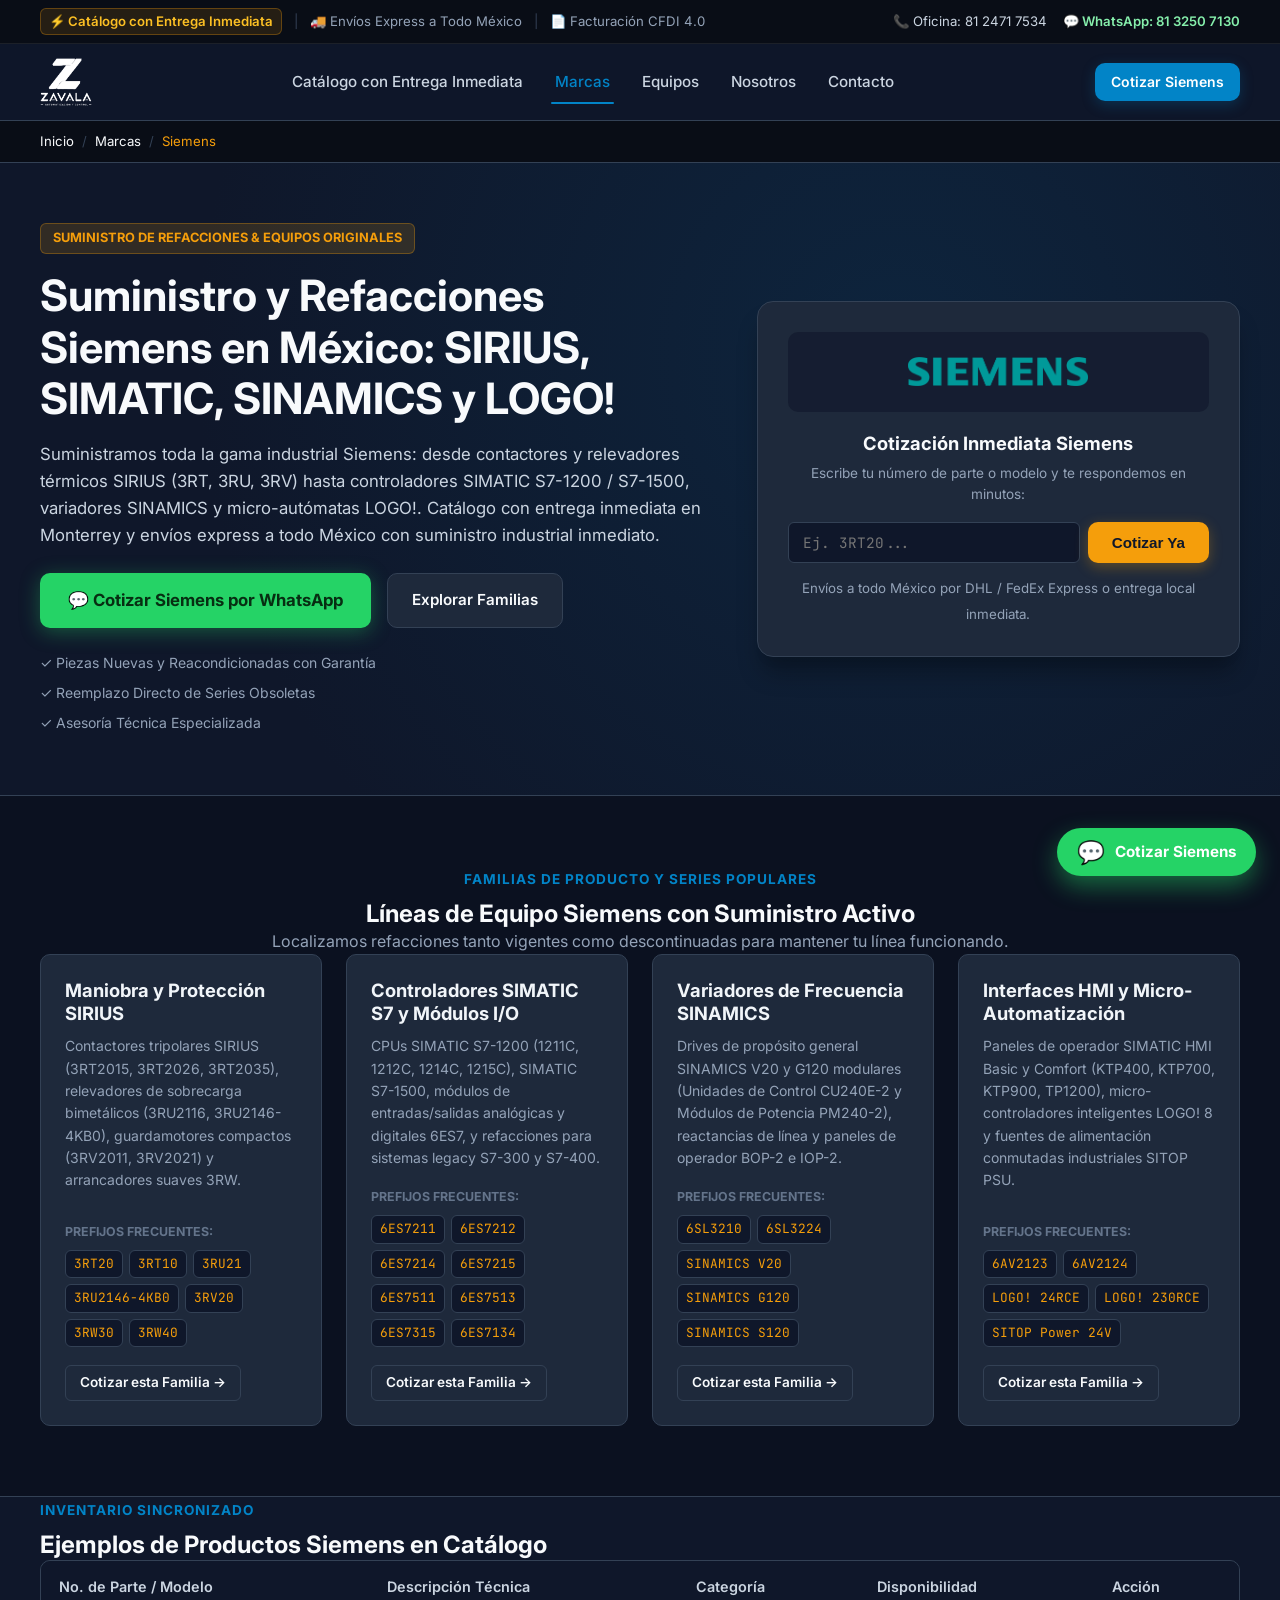
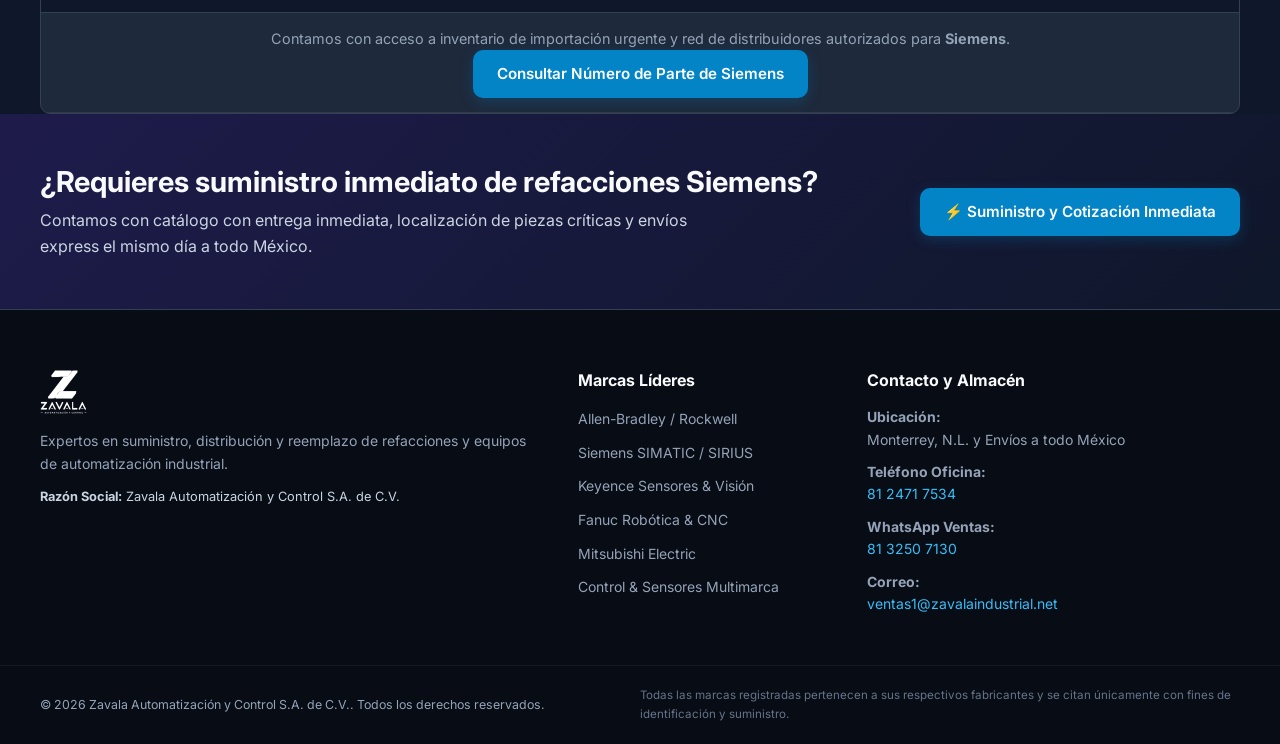
<file: marcas/siemens.html>
<!DOCTYPE html>
<html lang="es-MX">
<head>
  <meta charset="UTF-8">
  <meta name="viewport" content="width=device-width, initial-scale=1.0">
  <title>Siemens Automatización y Control Industrial México | Suministro y Refacciones Urgentes Zavala</title>
  <meta name="description" content="Distribución y suministro express de refacciones industriales Siemens en México. Contactores 3RT, relevadores 3RU, 3RU2146-4KB0, PLCs S7-1200, S7-1500, variadores SINAMICS y módulos 6ES7. Catálogo con entrega inmediata y envíos express a todo México.">
  <link rel="canonical" href="https://zavalaautomatizacionycontrol.com.mx/marcas/siemens.html">
  <link rel="icon" type="image/png" href="../assets/img/favicon.png">
  <meta property="og:type" content="website">
  <meta property="og:title" content="Siemens Automatización y Control Industrial México | Suministro y Refacciones Urgentes Zavala">
  <meta property="og:description" content="Distribución y suministro express de refacciones industriales Siemens en México. Contactores 3RT, relevadores 3RU, 3RU2146-4KB0, PLCs S7-1200, S7-1500, variadores SINAMICS y módulos 6ES7. Catálogo con entrega inmediata y envíos express a todo México.">
  <meta property="og:url" content="https://zavalaautomatizacionycontrol.com.mx/marcas/siemens.html">
  <meta property="og:image" content="https://zavalaautomatizacionycontrol.com.mx/assets/img/logo-zavala-horizontal.png">
  <link rel="preconnect" href="https://fonts.googleapis.com">
  <link rel="preconnect" href="https://fonts.gstatic.com" crossorigin>
  <link href="https://fonts.googleapis.com/css2?family=Inter:wght@400;500;600;700;800&family=JetBrains+Mono:wght@500;700&display=swap" rel="stylesheet">
  <link rel="stylesheet" href="../assets/css/styles.css">
  <script type="application/ld+json">
  {"@context":"https://schema.org","@graph":[{"@type":"LocalBusiness","name":"Zavala Automatización y Control S.A. de C.V.","telephone":"81 2471 7534","url":"https://zavalaautomatizacionycontrol.com.mx","logo":"https://zavalaautomatizacionycontrol.com.mx/assets/img/logo-zavala-horizontal.png","address":{"@type":"PostalAddress","addressLocality":"Monterrey","addressRegion":"Nuevo León","addressCountry":"MX"}},{"@type":"BreadcrumbList","itemListElement":[{"@type":"ListItem","position":1,"name":"Inicio","item":"https://zavalaautomatizacionycontrol.com.mx/"},{"@type":"ListItem","position":2,"name":"Marcas","item":"https://zavalaautomatizacionycontrol.com.mx/#marcas"},{"@type":"ListItem","position":3,"name":"Siemens","item":"https://zavalaautomatizacionycontrol.com.mx/marcas/siemens.html"}]}]}
  </script>
</head>
<body class="page-brand">
  <div class="topbar">
    <div class="container topbar-content">
      <div class="topbar-left">
        <span class="badge-urgent">⚡ Catálogo con Entrega Inmediata</span>
        <span class="divider">|</span>
        <span>🚚 Envíos Express a Todo México</span>
        <span class="divider">|</span>
        <span>📄 Facturación CFDI 4.0</span>
      </div>
      <div class="topbar-right">
        <a href="tel:8124717534" class="topbar-link">📞 Oficina: 81 2471 7534</a>
        <a href="https://wa.me/5218132507130" target="_blank" class="topbar-link topbar-wa">💬 WhatsApp: 81 3250 7130</a>
      </div>
    </div>
  </div>
  <header class="site-header">
    <div class="container header-container">
      <a href="../" class="brand-logo-link">
        <img src="../assets/img/logo-zavala-horizontal.png" alt="Zavala Automatización y Control S.A. de C.V." class="brand-logo" width="220">
      </a>
      <nav class="main-nav">
        <a href="../#catalogo" class="nav-link">Catálogo con Entrega Inmediata</a>
        <a href="../#marcas" class="nav-link active">Marcas</a>
        <a href="../#equipos" class="nav-link">Equipos</a>
        <a href="../#nosotros" class="nav-link">Nosotros</a>
        <a href="../#contacto" class="nav-link">Contacto</a>
      </nav>
      <div class="header-actions">
        <a href="https://wa.me/5218132507130?text=Hola%20Zavala%2C%20requiero%20cotizaci%C3%B3n%20urgente%20de%20equipo%20Siemens" target="_blank" class="btn btn-primary btn-sm">Cotizar Siemens</a>
      </div>
    </div>
  </header>
  <div class="breadcrumb-bar">
    <div class="container">
      <ul class="breadcrumbs">
        <li><a href="../">Inicio</a></li>
        <li><a href="../#marcas">Marcas</a></li>
        <li class="active">Siemens</li>
      </ul>
    </div>
  </div>
  <section class="brand-hero-section">
    <div class="container brand-hero-grid">
      <div class="brand-hero-text">
        <span class="sub-badge">Suministro de Refacciones & Equipos Originales</span>
        <h1>Suministro y Refacciones Siemens en México: SIRIUS, SIMATIC, SINAMICS y LOGO!</h1>
        <p class="lead-text">Suministramos toda la gama industrial Siemens: desde contactores y relevadores térmicos SIRIUS (3RT, 3RU, 3RV) hasta controladores SIMATIC S7-1200 / S7-1500, variadores SINAMICS y micro-autómatas LOGO!. Catálogo con entrega inmediata en Monterrey y envíos express a todo México con suministro industrial inmediato.</p>
        <div class="hero-brand-cta">
          <a href="https://wa.me/5218132507130?text=Hola%20Zavala%2C%20requiero%20cotizar%20piezas%20de%20Siemens" target="_blank" class="btn btn-wa-large">💬 Cotizar Siemens por WhatsApp</a>
          <a href="#buscador-marca" class="btn btn-secondary">Explorar Familias</a>
        </div>
        <div class="trust-pills">
          <span class="pill-item">✓ Piezas Nuevas y Reacondicionadas con Garantía</span>
          <span class="pill-item">✓ Reemplazo Directo de Series Obsoletas</span>
          <span class="pill-item">✓ Asesoría Técnica Especializada</span>
        </div>
      </div>
      <div class="brand-hero-card">
        <div class="brand-logo-frame">
          <img src="../assets/img/marca-siemens.png" alt="Logo Siemens" class="brand-hero-logo">
        </div>
        <div class="quick-rfq-box">
          <h3>Cotización Inmediata Siemens</h3>
          <p>Escribe tu número de parte o modelo y te respondemos en minutos:</p>
          <div class="quick-input-group">
            <input type="text" id="quick-part-input" placeholder="Ej. 3RT20..." class="input-part">
            <button type="button" id="btn-quick-rfq" class="btn btn-accent">Cotizar Ya</button>
          </div>
          <small class="text-muted">Envíos a todo México por DHL / FedEx Express o entrega local inmediata.</small>
        </div>
      </div>
    </div>
  </section>
  <section class="section section-families" id="buscador-marca">
    <div class="container">
      <div class="section-header text-center">
        <span class="section-tag">Familias de Producto y Series Populares</span>
        <h2>Líneas de Equipo Siemens con Suministro Activo</h2>
        <p>Localizamos refacciones tanto vigentes como descontinuadas para mantener tu línea funcionando.</p>
      </div>
      <div class="families-grid">
        <div class="family-card">
          <div class="family-card-header"><h3>Maniobra y Protección SIRIUS</h3></div>
          <p class="family-desc">Contactores tripolares SIRIUS (3RT2015, 3RT2026, 3RT2035), relevadores de sobrecarga bimetálicos (3RU2116, 3RU2146-4KB0), guardamotores compactos (3RV2011, 3RV2021) y arrancadores suaves 3RW.</p>
          <div class="family-prefixes">
            <span class="prefixes-label">Prefijos Frecuentes:</span>
            <div class="tag-cloud"><a href="https://wa.me/5218132507130?text=Hola%20Zavala%2C%20requiero%20cotizaci%C3%B3n%20urgente%20de%20la%20serie%203RT20%20de%20Siemens" target="_blank" class="prefix-tag">3RT20</a><a href="https://wa.me/5218132507130?text=Hola%20Zavala%2C%20requiero%20cotizaci%C3%B3n%20urgente%20de%20la%20serie%203RT10%20de%20Siemens" target="_blank" class="prefix-tag">3RT10</a><a href="https://wa.me/5218132507130?text=Hola%20Zavala%2C%20requiero%20cotizaci%C3%B3n%20urgente%20de%20la%20serie%203RU21%20de%20Siemens" target="_blank" class="prefix-tag">3RU21</a><a href="https://wa.me/5218132507130?text=Hola%20Zavala%2C%20requiero%20cotizaci%C3%B3n%20urgente%20de%20la%20serie%203RU2146-4KB0%20de%20Siemens" target="_blank" class="prefix-tag">3RU2146-4KB0</a><a href="https://wa.me/5218132507130?text=Hola%20Zavala%2C%20requiero%20cotizaci%C3%B3n%20urgente%20de%20la%20serie%203RV20%20de%20Siemens" target="_blank" class="prefix-tag">3RV20</a><a href="https://wa.me/5218132507130?text=Hola%20Zavala%2C%20requiero%20cotizaci%C3%B3n%20urgente%20de%20la%20serie%203RW30%20de%20Siemens" target="_blank" class="prefix-tag">3RW30</a><a href="https://wa.me/5218132507130?text=Hola%20Zavala%2C%20requiero%20cotizaci%C3%B3n%20urgente%20de%20la%20serie%203RW40%20de%20Siemens" target="_blank" class="prefix-tag">3RW40</a></div>
          </div>
          <div class="family-card-footer">
            <a href="https://wa.me/5218132507130?text=Hola%20Zavala%2C%20busco%20informaci%C3%B3n%20y%20cotizaci%C3%B3n%20para%20la%20l%C3%ADnea%20Maniobra%20y%20Protecci%C3%B3n%20SIRIUS%20de%20Siemens" target="_blank" class="btn btn-outline-sm">Cotizar esta Familia →</a>
          </div>
        </div>
        <div class="family-card">
          <div class="family-card-header"><h3>Controladores SIMATIC S7 y Módulos I/O</h3></div>
          <p class="family-desc">CPUs SIMATIC S7-1200 (1211C, 1212C, 1214C, 1215C), SIMATIC S7-1500, módulos de entradas/salidas analógicas y digitales 6ES7, y refacciones para sistemas legacy S7-300 y S7-400.</p>
          <div class="family-prefixes">
            <span class="prefixes-label">Prefijos Frecuentes:</span>
            <div class="tag-cloud"><a href="https://wa.me/5218132507130?text=Hola%20Zavala%2C%20requiero%20cotizaci%C3%B3n%20urgente%20de%20la%20serie%206ES7211%20de%20Siemens" target="_blank" class="prefix-tag">6ES7211</a><a href="https://wa.me/5218132507130?text=Hola%20Zavala%2C%20requiero%20cotizaci%C3%B3n%20urgente%20de%20la%20serie%206ES7212%20de%20Siemens" target="_blank" class="prefix-tag">6ES7212</a><a href="https://wa.me/5218132507130?text=Hola%20Zavala%2C%20requiero%20cotizaci%C3%B3n%20urgente%20de%20la%20serie%206ES7214%20de%20Siemens" target="_blank" class="prefix-tag">6ES7214</a><a href="https://wa.me/5218132507130?text=Hola%20Zavala%2C%20requiero%20cotizaci%C3%B3n%20urgente%20de%20la%20serie%206ES7215%20de%20Siemens" target="_blank" class="prefix-tag">6ES7215</a><a href="https://wa.me/5218132507130?text=Hola%20Zavala%2C%20requiero%20cotizaci%C3%B3n%20urgente%20de%20la%20serie%206ES7511%20de%20Siemens" target="_blank" class="prefix-tag">6ES7511</a><a href="https://wa.me/5218132507130?text=Hola%20Zavala%2C%20requiero%20cotizaci%C3%B3n%20urgente%20de%20la%20serie%206ES7513%20de%20Siemens" target="_blank" class="prefix-tag">6ES7513</a><a href="https://wa.me/5218132507130?text=Hola%20Zavala%2C%20requiero%20cotizaci%C3%B3n%20urgente%20de%20la%20serie%206ES7315%20de%20Siemens" target="_blank" class="prefix-tag">6ES7315</a><a href="https://wa.me/5218132507130?text=Hola%20Zavala%2C%20requiero%20cotizaci%C3%B3n%20urgente%20de%20la%20serie%206ES7134%20de%20Siemens" target="_blank" class="prefix-tag">6ES7134</a></div>
          </div>
          <div class="family-card-footer">
            <a href="https://wa.me/5218132507130?text=Hola%20Zavala%2C%20busco%20informaci%C3%B3n%20y%20cotizaci%C3%B3n%20para%20la%20l%C3%ADnea%20Controladores%20SIMATIC%20S7%20y%20M%C3%B3dulos%20I/O%20de%20Siemens" target="_blank" class="btn btn-outline-sm">Cotizar esta Familia →</a>
          </div>
        </div>
        <div class="family-card">
          <div class="family-card-header"><h3>Variadores de Frecuencia SINAMICS</h3></div>
          <p class="family-desc">Drives de propósito general SINAMICS V20 y G120 modulares (Unidades de Control CU240E-2 y Módulos de Potencia PM240-2), reactancias de línea y paneles de operador BOP-2 e IOP-2.</p>
          <div class="family-prefixes">
            <span class="prefixes-label">Prefijos Frecuentes:</span>
            <div class="tag-cloud"><a href="https://wa.me/5218132507130?text=Hola%20Zavala%2C%20requiero%20cotizaci%C3%B3n%20urgente%20de%20la%20serie%206SL3210%20de%20Siemens" target="_blank" class="prefix-tag">6SL3210</a><a href="https://wa.me/5218132507130?text=Hola%20Zavala%2C%20requiero%20cotizaci%C3%B3n%20urgente%20de%20la%20serie%206SL3224%20de%20Siemens" target="_blank" class="prefix-tag">6SL3224</a><a href="https://wa.me/5218132507130?text=Hola%20Zavala%2C%20requiero%20cotizaci%C3%B3n%20urgente%20de%20la%20serie%20SINAMICS%20V20%20de%20Siemens" target="_blank" class="prefix-tag">SINAMICS V20</a><a href="https://wa.me/5218132507130?text=Hola%20Zavala%2C%20requiero%20cotizaci%C3%B3n%20urgente%20de%20la%20serie%20SINAMICS%20G120%20de%20Siemens" target="_blank" class="prefix-tag">SINAMICS G120</a><a href="https://wa.me/5218132507130?text=Hola%20Zavala%2C%20requiero%20cotizaci%C3%B3n%20urgente%20de%20la%20serie%20SINAMICS%20S120%20de%20Siemens" target="_blank" class="prefix-tag">SINAMICS S120</a></div>
          </div>
          <div class="family-card-footer">
            <a href="https://wa.me/5218132507130?text=Hola%20Zavala%2C%20busco%20informaci%C3%B3n%20y%20cotizaci%C3%B3n%20para%20la%20l%C3%ADnea%20Variadores%20de%20Frecuencia%20SINAMICS%20de%20Siemens" target="_blank" class="btn btn-outline-sm">Cotizar esta Familia →</a>
          </div>
        </div>
        <div class="family-card">
          <div class="family-card-header"><h3>Interfaces HMI y Micro-Automatización</h3></div>
          <p class="family-desc">Paneles de operador SIMATIC HMI Basic y Comfort (KTP400, KTP700, KTP900, TP1200), micro-controladores inteligentes LOGO! 8 y fuentes de alimentación conmutadas industriales SITOP PSU.</p>
          <div class="family-prefixes">
            <span class="prefixes-label">Prefijos Frecuentes:</span>
            <div class="tag-cloud"><a href="https://wa.me/5218132507130?text=Hola%20Zavala%2C%20requiero%20cotizaci%C3%B3n%20urgente%20de%20la%20serie%206AV2123%20de%20Siemens" target="_blank" class="prefix-tag">6AV2123</a><a href="https://wa.me/5218132507130?text=Hola%20Zavala%2C%20requiero%20cotizaci%C3%B3n%20urgente%20de%20la%20serie%206AV2124%20de%20Siemens" target="_blank" class="prefix-tag">6AV2124</a><a href="https://wa.me/5218132507130?text=Hola%20Zavala%2C%20requiero%20cotizaci%C3%B3n%20urgente%20de%20la%20serie%20LOGO%21%2024RCE%20de%20Siemens" target="_blank" class="prefix-tag">LOGO! 24RCE</a><a href="https://wa.me/5218132507130?text=Hola%20Zavala%2C%20requiero%20cotizaci%C3%B3n%20urgente%20de%20la%20serie%20LOGO%21%20230RCE%20de%20Siemens" target="_blank" class="prefix-tag">LOGO! 230RCE</a><a href="https://wa.me/5218132507130?text=Hola%20Zavala%2C%20requiero%20cotizaci%C3%B3n%20urgente%20de%20la%20serie%20SITOP%20Power%2024V%20de%20Siemens" target="_blank" class="prefix-tag">SITOP Power 24V</a></div>
          </div>
          <div class="family-card-footer">
            <a href="https://wa.me/5218132507130?text=Hola%20Zavala%2C%20busco%20informaci%C3%B3n%20y%20cotizaci%C3%B3n%20para%20la%20l%C3%ADnea%20Interfaces%20HMI%20y%20Micro-Automatizaci%C3%B3n%20de%20Siemens" target="_blank" class="btn btn-outline-sm">Cotizar esta Familia →</a>
          </div>
        </div>
      </div>
    </div>
  </section>
  <section class="section section-catalog-filtered">
    <div class="container">
      <div class="section-header">
        <span class="section-tag">Inventario Sincronizado</span>
        <h2>Ejemplos de Productos Siemens en Catálogo</h2>
      </div>
      <div class="table-responsive">
        <table class="table-industrial">
          <thead>
            <tr>
              <th>No. de Parte / Modelo</th>
              <th>Descripción Técnica</th>
              <th>Categoría</th>
              <th>Disponibilidad</th>
              <th>Acción</th>
            </tr>
          </thead>
          <tbody>
            <tr>
              <td colspan="5" class="text-center py-4">
                <p>Contamos con acceso a inventario de importación urgente y red de distribuidores autorizados para <strong>Siemens</strong>.</p>
                <a href="https://wa.me/5218132507130?text=Hola%20Zavala%2C%20tengo%20un%20n%C3%BAmero%20de%20parte%20de%20Siemens%20para%20cotizar" target="_blank" class="btn btn-primary">Consultar Número de Parte de Siemens</a>
              </td>
            </tr>
          </tbody>
        </table>
      </div>
    </div>
  </section>
  <section class="section-urgent-banner">
    <div class="container urgent-banner-box">
      <div class="urgent-text">
        <h2>¿Requieres suministro inmediato de refacciones Siemens?</h2>
        <p>Contamos con catálogo con entrega inmediata, localización de piezas críticas y envíos express el mismo día a todo México.</p>
      </div>
      <div class="urgent-actions">
        <a href="https://wa.me/5218132507130?text=URGENTE%3A%20Cotizaci%C3%B3n%20inmediata%20de%20refacci%C3%B3n%20Siemens" target="_blank" class="btn btn-primary">⚡ Suministro y Cotización Inmediata</a>
      </div>
    </div>
  </section>
  <footer class="site-footer">
    <div class="container footer-grid">
      <div class="footer-col footer-about">
        <img src="../assets/img/logo-zavala-horizontal.png" alt="Zavala Automatización y Control S.A. de C.V." class="footer-logo" width="200">
        <p>Expertos en suministro, distribución y reemplazo de refacciones y equipos de automatización industrial.</p>
        <p class="company-legal"><strong>Razón Social:</strong> Zavala Automatización y Control S.A. de C.V.</p>
      </div>
      <div class="footer-col">
        <h4>Marcas Líderes</h4>
        <ul class="footer-links">
          <li><a href="allen-bradley.html">Allen-Bradley / Rockwell</a></li>
          <li><a href="siemens.html">Siemens SIMATIC / SIRIUS</a></li>
          <li><a href="keyence.html">Keyence Sensores & Visión</a></li>
          <li><a href="fanuc.html">Fanuc Robótica & CNC</a></li>
          <li><a href="mitsubishi.html">Mitsubishi Electric</a></li>
          <li><a href="control-y-sensores.html">Control & Sensores Multimarca</a></li>
        </ul>
      </div>
      <div class="footer-col">
        <h4>Contacto y Almacén</h4>
        <p class="footer-contact-item"><strong>Ubicación:</strong><br>Monterrey, N.L. y Envíos a todo México</p>
        <p class="footer-contact-item"><strong>Teléfono Oficina:</strong><br><a href="tel:8124717534">81 2471 7534</a></p>
        <p class="footer-contact-item"><strong>WhatsApp Ventas:</strong><br><a href="https://wa.me/5218132507130" target="_blank">81 3250 7130</a></p>
        <p class="footer-contact-item"><strong>Correo:</strong><br><a href="mailto:ventas1@zavalaindustrial.net">ventas1@zavalaindustrial.net</a></p>
      </div>
    </div>
    <div class="footer-bottom">
      <div class="container footer-bottom-content">
        <p>© 2026 Zavala Automatización y Control S.A. de C.V.. Todos los derechos reservados.</p>
        <p class="footer-disclaimer">Todas las marcas registradas pertenecen a sus respectivos fabricantes y se citan únicamente con fines de identificación y suministro.</p>
      </div>
    </div>
  </footer>
  <a href="https://wa.me/5218132507130?text=Hola%20Zavala%2C%20requiero%20cotizaci%C3%B3n%20de%20equipo%20Siemens" class="wa-floating-btn" target="_blank" aria-label="Contactar por WhatsApp">
    <span class="wa-icon">💬</span>
    <span class="wa-text">Cotizar Siemens</span>
  </a>
  <script>
    document.getElementById('btn-quick-rfq')?.addEventListener('click', function() {
      const input = document.getElementById('quick-part-input');
      const val = (input?.value || '').trim();
      if (!val) {
        alert('Por favor escribe el modelo o número de parte que necesitas.');
        input?.focus();
        return;
      }
      const msg = `Hola Zavala, requiero cotización inmediata para el número de parte de Siemens: ${val}. ¿Tienen disponibilidad?`;
      window.open(`https://wa.me/5218132507130?text=${encodeURIComponent(msg)}`, '_blank');
    });
  </script>
</body>
</html>
</file>
<file: assets/css/styles.css>
/* ==========================================================================
   ZAVALA AUTOMATIZACIÓN Y CONTROL S.A. DE C.V.
   styles.css - Master Aggregator Stylesheet
   ========================================================================== */

@import url('base.css');
@import url('layout.css');
@import url('components.css');
@import url('brands.css');
</file>
